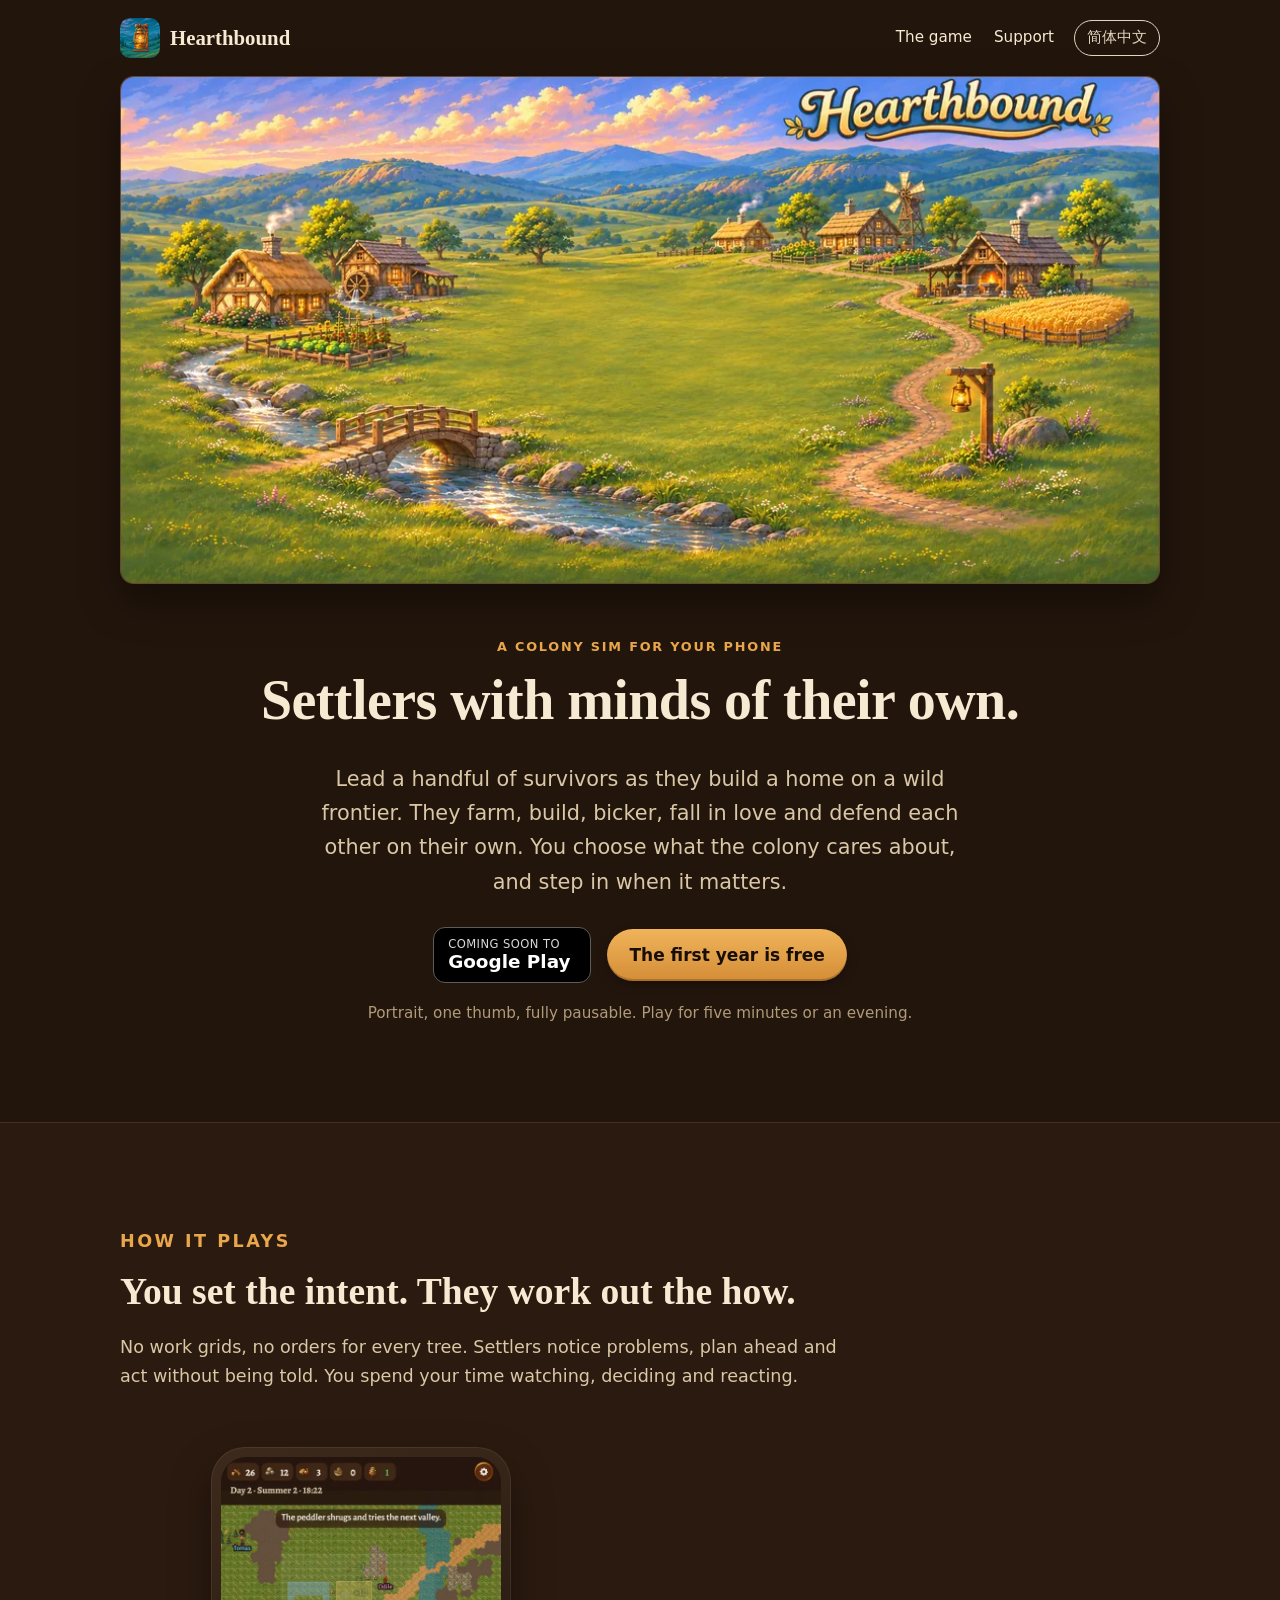
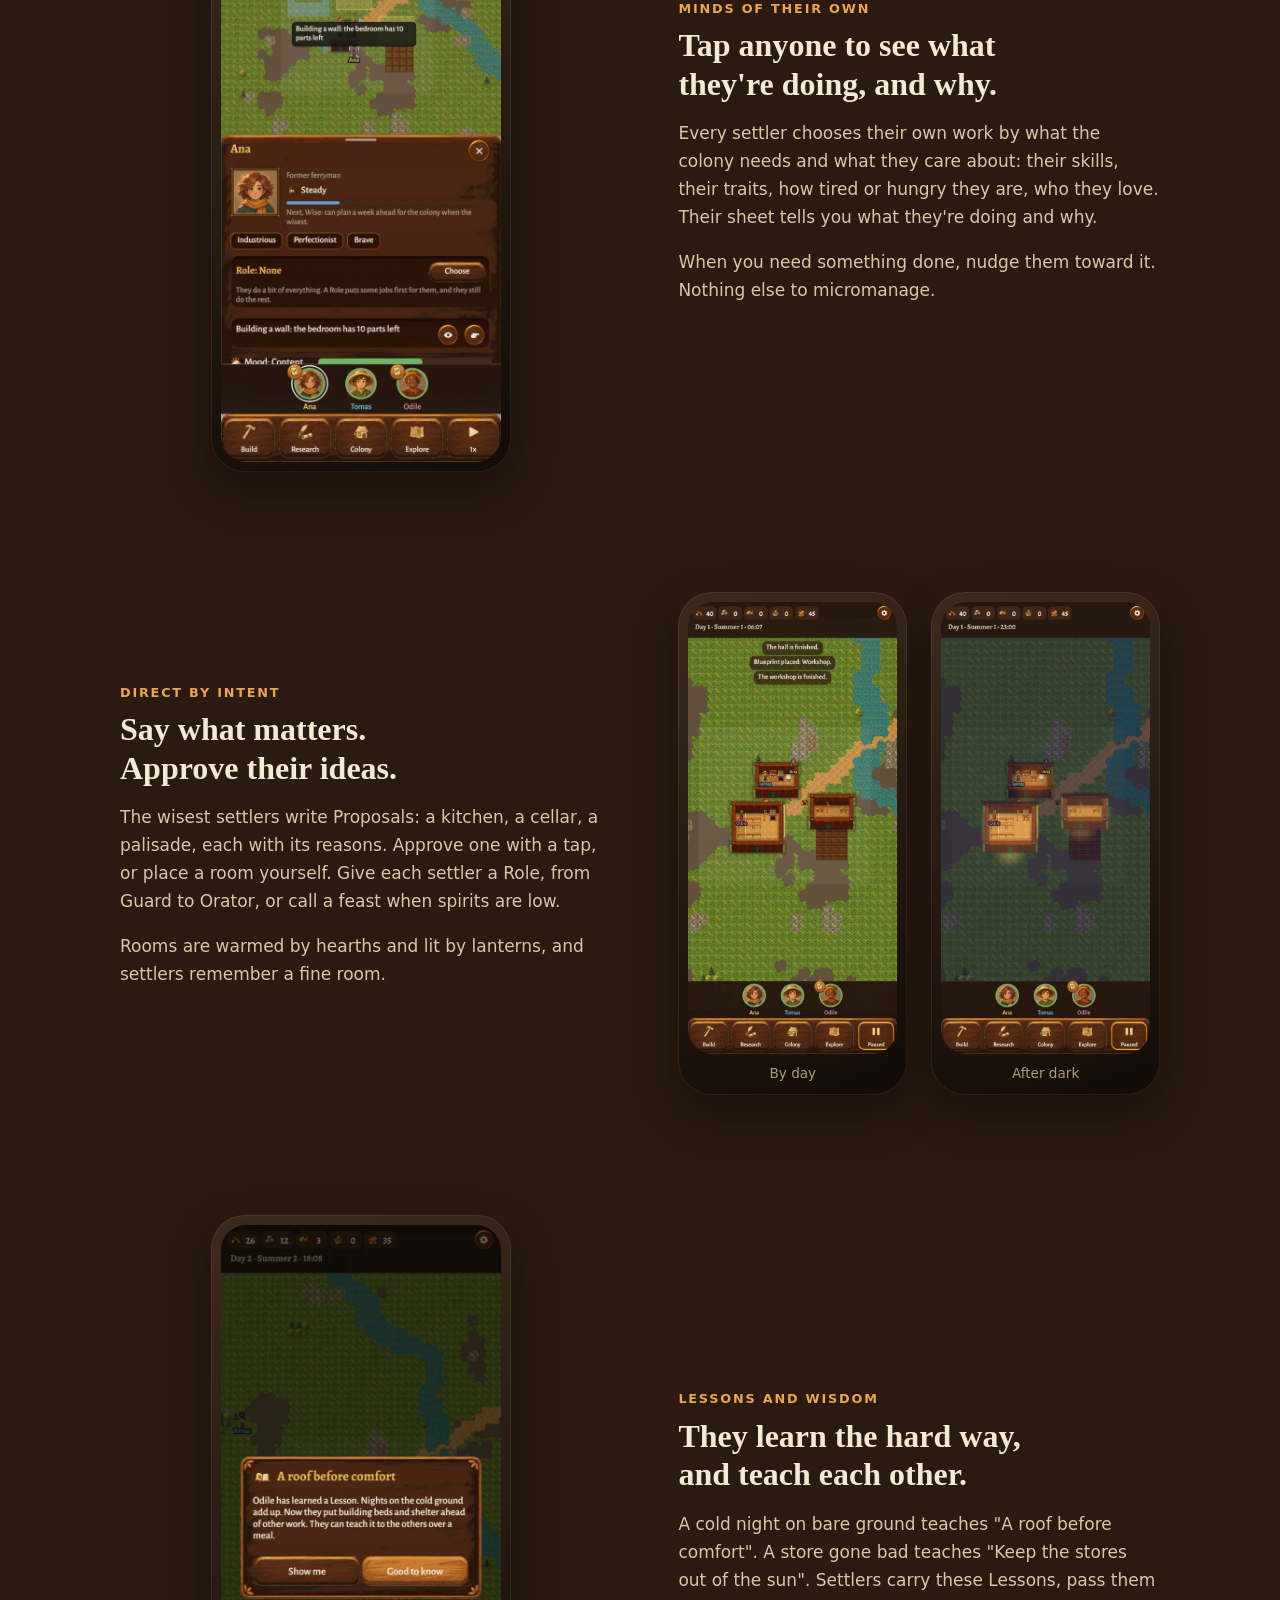
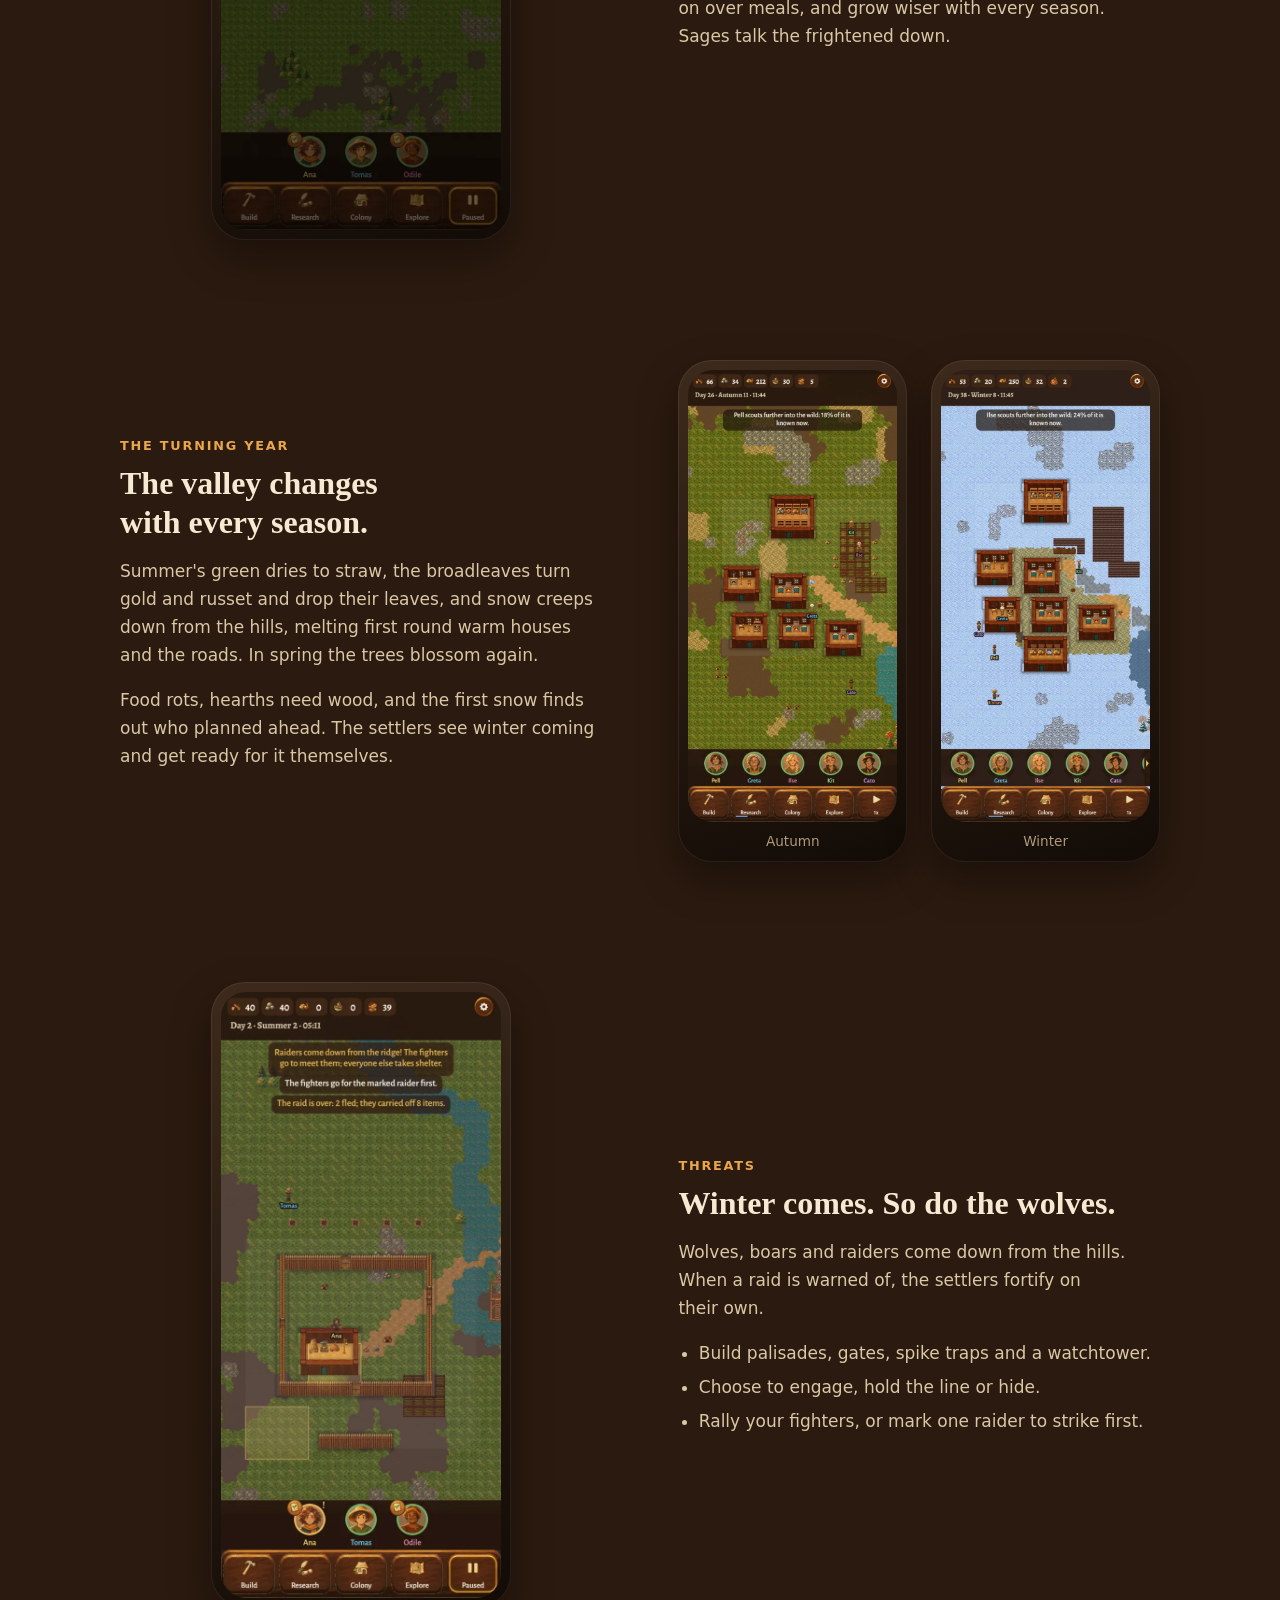
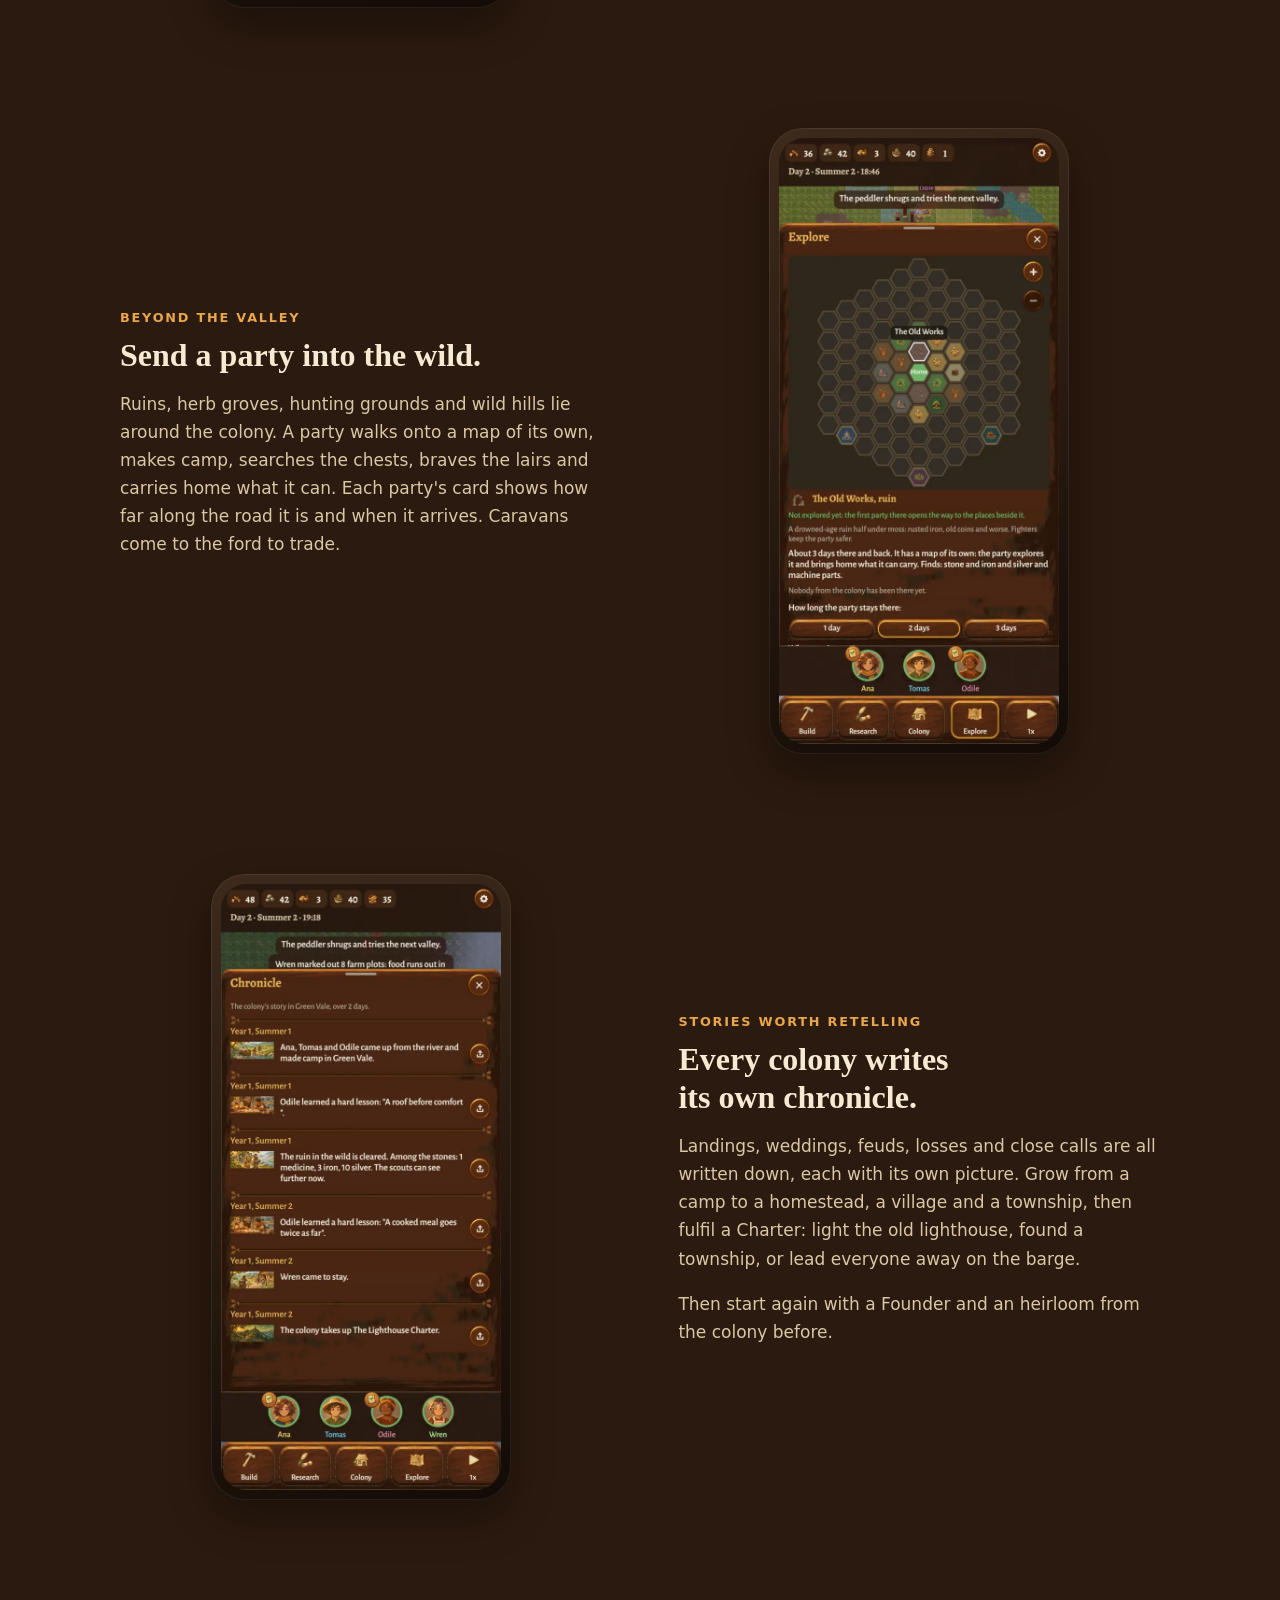
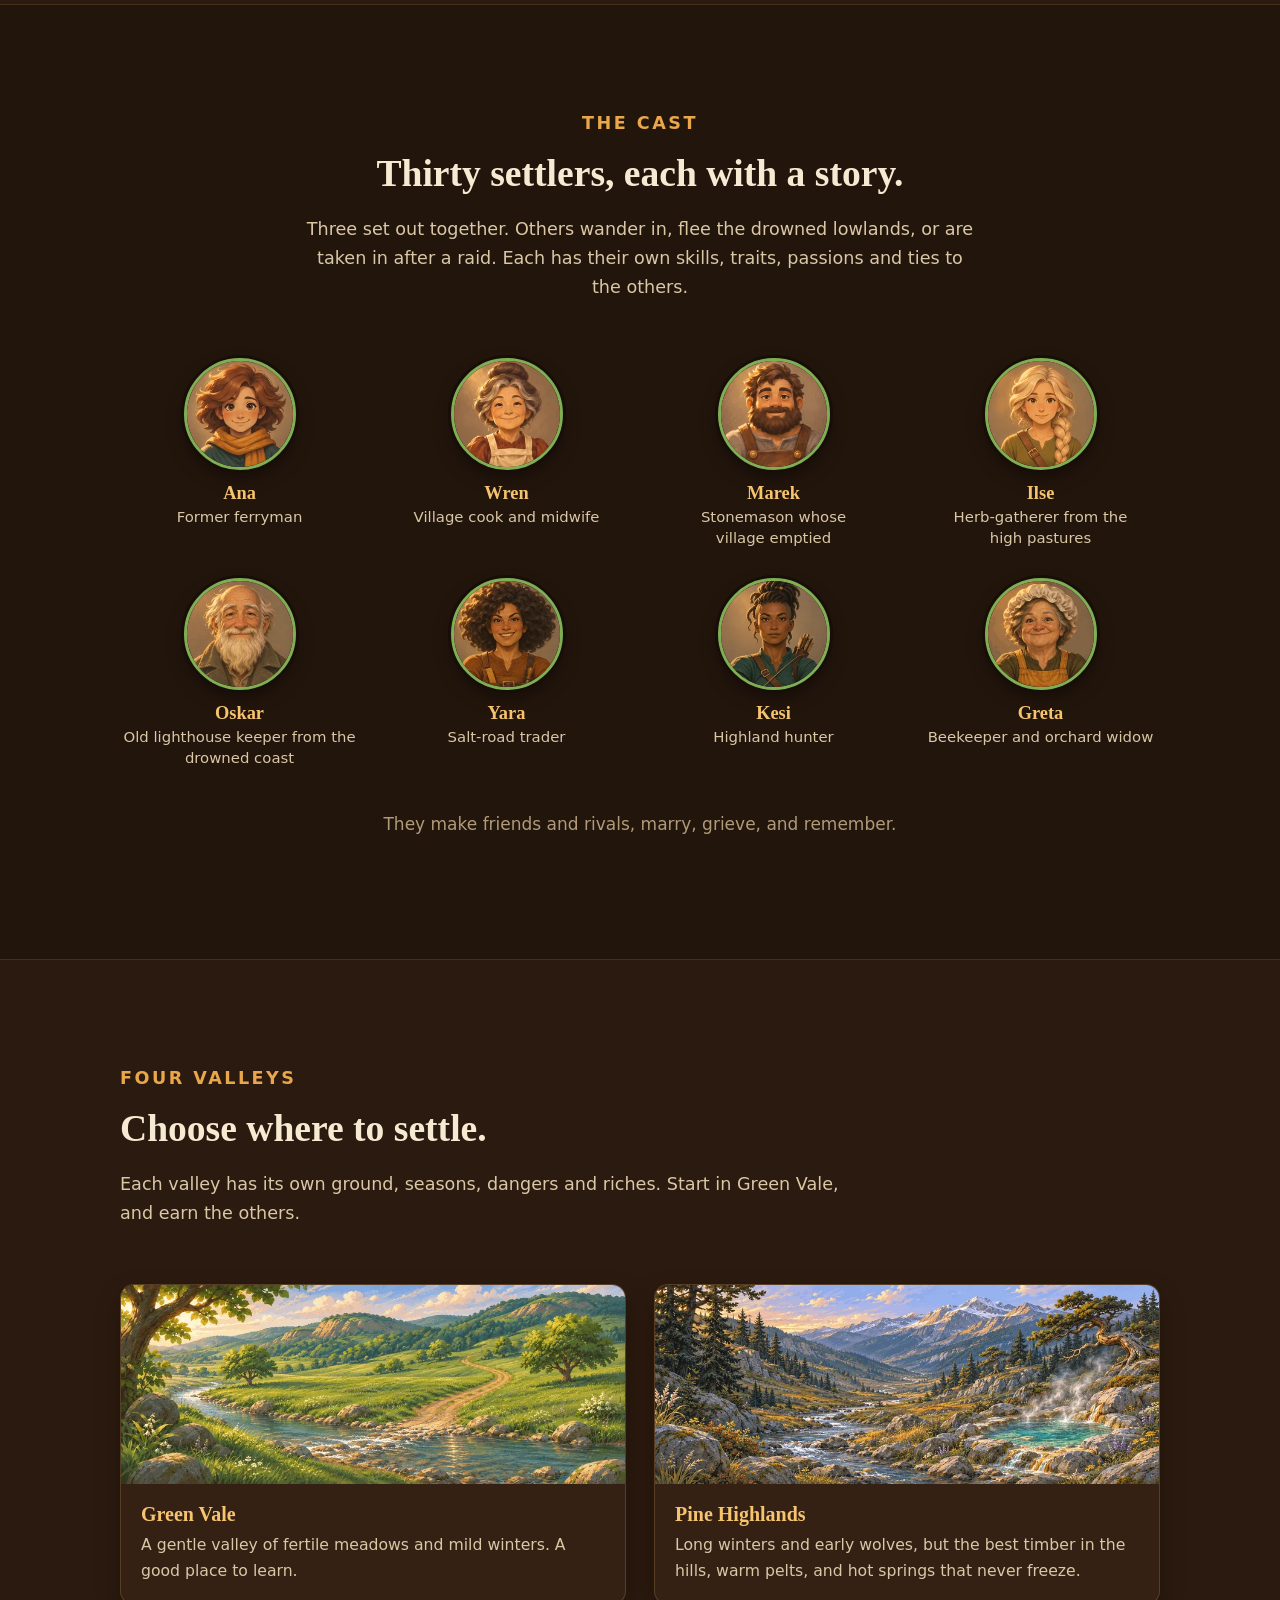
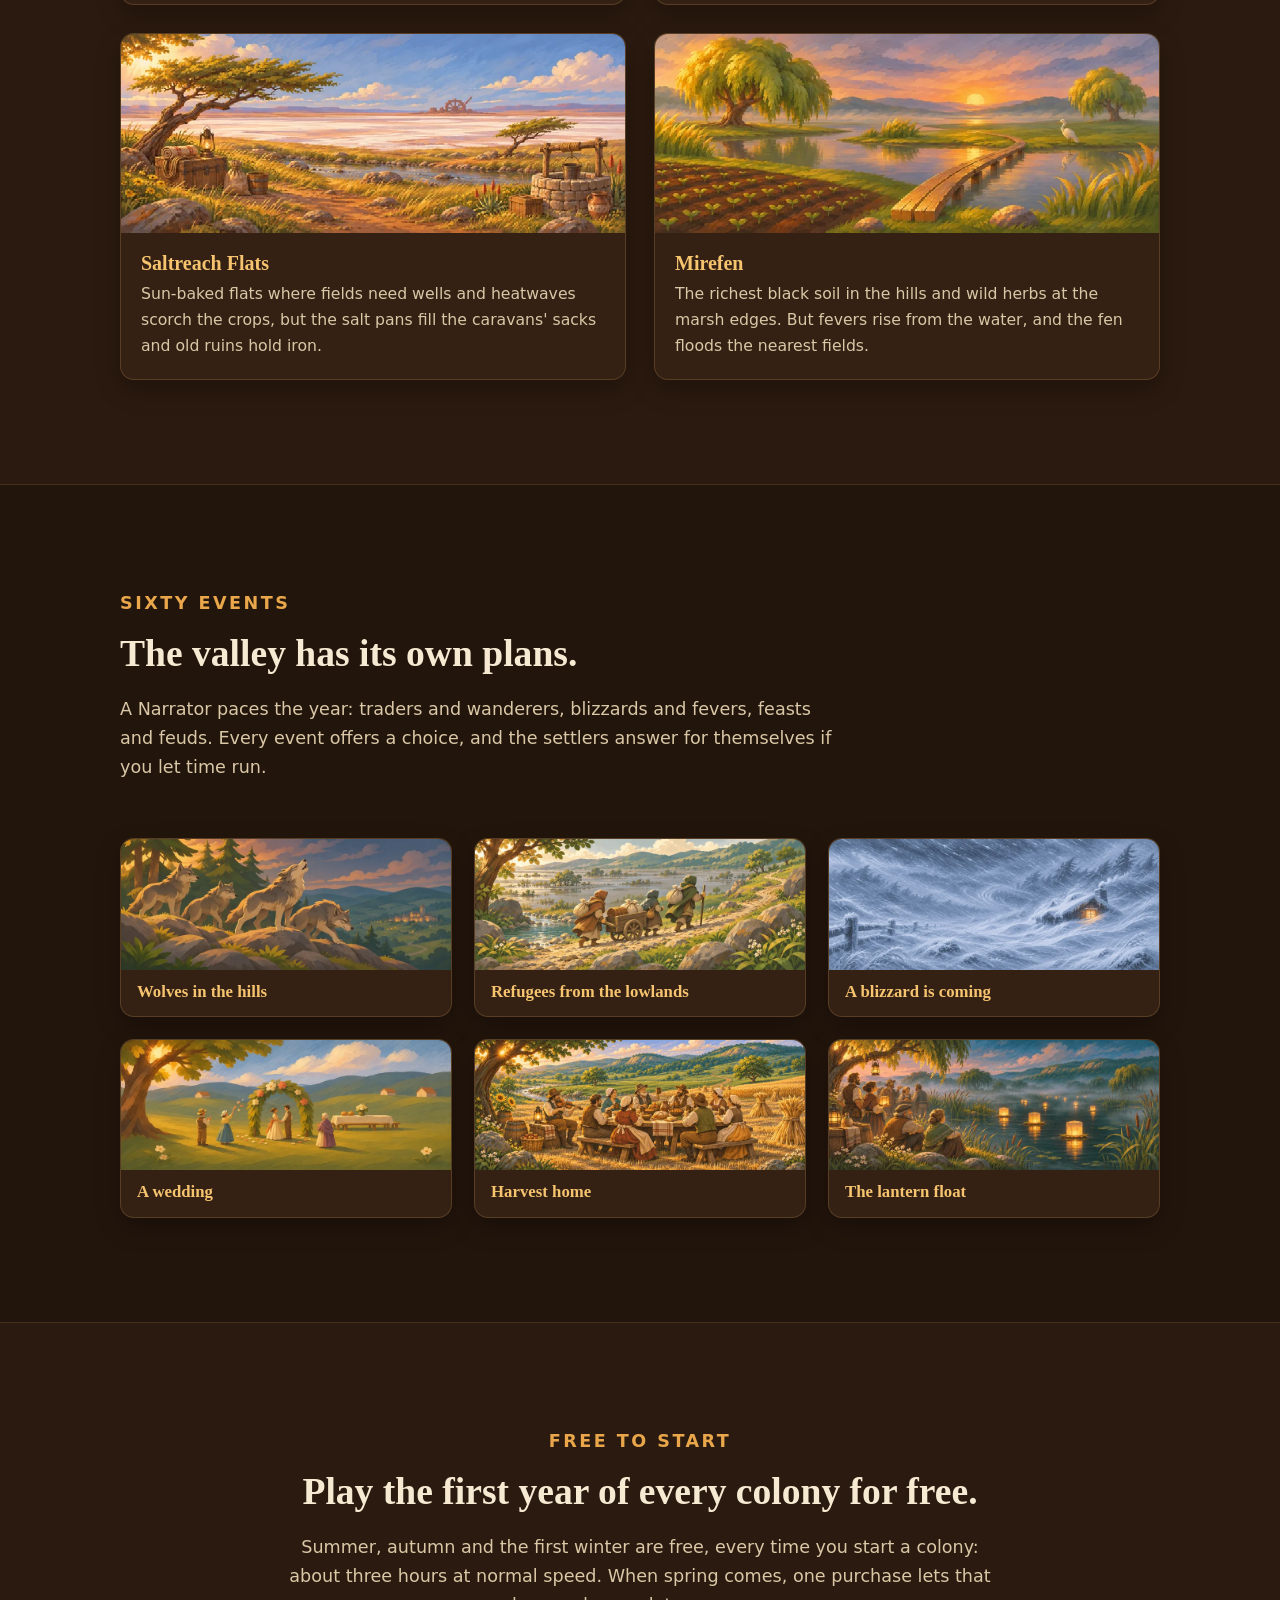
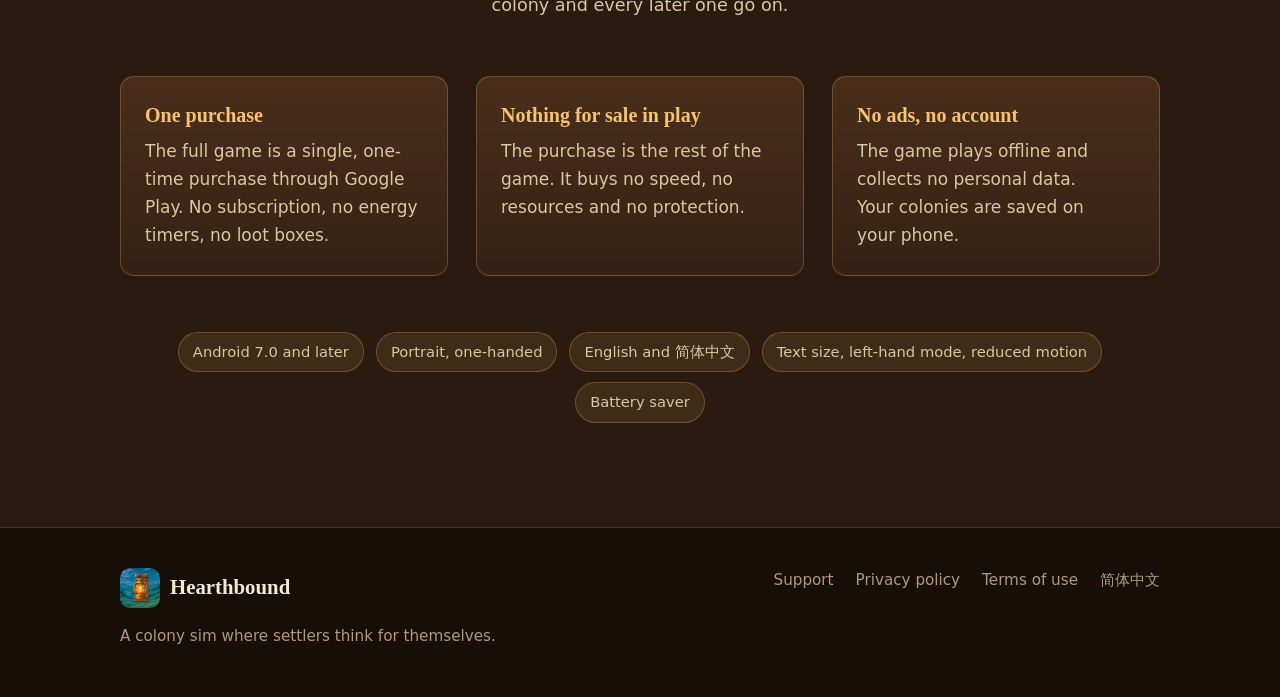
<file: index.html>
<!DOCTYPE html>
<html lang="en">
<head>
  <meta charset="utf-8">
  <meta name="viewport" content="width=device-width, initial-scale=1">
  <title>Hearthbound: a colony sim where settlers think for themselves</title>
  <meta name="description" content="Lead a handful of survivors as they build a home on a wild frontier. They farm, build, bicker, fall in love and defend each other on their own. The first year of every colony is free.">
  <link rel="canonical" href="https://minggamecn.github.io/hearthbound-site/">
  <link rel="alternate" hreflang="en" href="https://minggamecn.github.io/hearthbound-site/">
  <link rel="alternate" hreflang="zh-CN" href="https://minggamecn.github.io/hearthbound-site/zh/">
  <link rel="alternate" hreflang="x-default" href="https://minggamecn.github.io/hearthbound-site/">
  <meta property="og:type" content="website">
  <meta property="og:title" content="Hearthbound">
  <meta property="og:description" content="A colony sim for your phone where settlers think for themselves. The first year of every colony is free.">
  <meta property="og:url" content="https://minggamecn.github.io/hearthbound-site/">
  <meta property="og:image" content="https://minggamecn.github.io/hearthbound-site/assets/og-image.jpg">
  <meta name="twitter:card" content="summary_large_image">
  <meta name="theme-color" content="#22150c">
  <link rel="icon" href="assets/favicon-32.png" sizes="32x32" type="image/png">
  <link rel="apple-touch-icon" href="assets/apple-touch-icon.png">
  <link rel="stylesheet" href="styles.css">
  <script>
    // Chinese-language browsers go to zh/, unless the visitor chose English (?lang=en).
    if (/^zh\b/i.test(navigator.language) && !/[?&]lang=en\b/.test(location.search)) location.replace('zh/');
  </script>
</head>
<body class="home-page">
<a class="skip-link" href="#main-content">Skip to content</a>

<header class="site-header wrap">
  <a class="brand" href="./?lang=en" aria-current="page"><img src="assets/icon-96.png" width="40" height="40" alt="">Hearthbound</a>
  <nav class="header-links" aria-label="Main navigation">
    <a href="#play">The game</a>
    <a href="support/">Support</a>
    <a class="language" lang="zh-CN" href="zh/">简体中文</a>
  </nav>
</header>

<main id="main-content">
  <section class="hero wrap" aria-labelledby="hero-title">
    <figure class="hero-art">
      <img src="assets/hero.webp" width="1024" height="500" fetchpriority="high" alt="A green valley at sunset: thatched cottages, a water mill, a garden, a stream with a stone bridge, and a lantern on a post by a winding path.">
    </figure>
    <div class="hero-copy">
      <p class="eyebrow">A colony sim for your phone</p>
      <h1 id="hero-title">Settlers with minds of their own.</h1>
      <p class="intro">Lead a handful of survivors as they build a home on a wild frontier. They farm, build, bicker, fall in love and defend each other on their own. You choose what the colony cares about, and step in when it matters.</p>
      <div class="cta-row">
        <span class="store-badge" aria-disabled="true"><span><small>Coming soon to</small><strong>Google Play</strong></span></span>
        <a class="button" href="#price">The first year is free</a>
      </div>
      <p class="hero-note">Portrait, one thumb, fully pausable. Play for five minutes or an evening.</p>
    </div>
  </section>

  <section id="play" class="section section-alt" aria-labelledby="play-title">
    <div class="wrap">
      <div class="section-head">
        <p class="eyebrow">How it plays</p>
        <h2 id="play-title">You set the intent. They work out the how.</h2>
        <p>No work grids, no orders for every tree. Settlers notice problems, plan ahead and act without being told. You spend your time watching, deciding and reacting.</p>
      </div>

      <article class="feature">
        <div class="feature-media">
          <figure class="phone"><img src="assets/shots/settler.webp" width="600" height="1298" loading="lazy" alt="Ana's sheet: a former ferryman, with Wisdom, traits, Role and what Ana is doing right now."></figure>
        </div>
        <div class="feature-text">
          <p class="eyebrow">Minds of their own</p>
          <h3>Tap anyone to see what they're doing, and why.</h3>
          <p>Every settler chooses their own work by what the colony needs and what they care about: their skills, their traits, how tired or hungry they are, who they love. Their sheet tells you what they're doing and why.</p>
          <p>When you need something done, nudge them toward it. Nothing else to micromanage.</p>
        </div>
      </article>

      <article class="feature flip">
        <div class="feature-media pair">
          <figure class="phone"><img src="assets/shots/colony.webp" width="600" height="1298" loading="lazy" alt="A young colony by day: a hall, a workshop and a kitchen beside a road and a river."><figcaption>By day</figcaption></figure>
          <figure class="phone"><img src="assets/shots/night.webp" width="600" height="1298" loading="lazy" alt="The same colony at night, its rooms lit by lanterns and hearths."><figcaption>After dark</figcaption></figure>
        </div>
        <div class="feature-text">
          <p class="eyebrow">Direct by intent</p>
          <h3>Say what matters. Approve their ideas.</h3>
          <p>The wisest settlers write Proposals: a kitchen, a cellar, a palisade, each with its reasons. Approve one with a tap, or place a room yourself. Give each settler a Role, from Guard to Orator, or call a feast when spirits are low.</p>
          <p>Rooms are warmed by hearths and lit by lanterns, and settlers remember a fine room.</p>
        </div>
      </article>

      <article class="feature">
        <div class="feature-media">
          <figure class="phone"><img src="assets/shots/lesson.webp" width="600" height="1298" loading="lazy" alt="A Lesson card: Odile has learned 'A roof before comfort' after nights on the cold ground."></figure>
        </div>
        <div class="feature-text">
          <p class="eyebrow">Lessons and Wisdom</p>
          <h3>They learn the hard way, and teach each other.</h3>
          <p>A cold night on bare ground teaches "A roof before comfort". A store gone bad teaches "Keep the stores out of the sun". Settlers carry these Lessons, pass them on over meals, and grow wiser with every season. Sages talk the frightened down.</p>
        </div>
      </article>

      <article class="feature flip">
        <div class="feature-media pair">
          <figure class="phone"><img src="assets/shots/autumn.webp" width="600" height="1298" loading="lazy" alt="The colony in autumn, its meadows turning to straw."><figcaption>Autumn</figcaption></figure>
          <figure class="phone"><img src="assets/shots/winter.webp" width="600" height="1298" loading="lazy" alt="The same colony under snow, the ground clear round its warm houses."><figcaption>Winter</figcaption></figure>
        </div>
        <div class="feature-text">
          <p class="eyebrow">The turning year</p>
          <h3>The valley changes with every season.</h3>
          <p>Summer's green dries to straw, the broadleaves turn gold and russet and drop their leaves, and snow creeps down from the hills, melting first round warm houses and the roads. In spring the trees blossom again.</p>
          <p>Food rots, hearths need wood, and the first snow finds out who planned ahead. The settlers see winter coming and get ready for it themselves.</p>
        </div>
      </article>

      <article class="feature">
        <div class="feature-media">
          <figure class="phone"><img src="assets/shots/raid.webp" width="600" height="1298" loading="lazy" alt="A colony inside a palisade ring, just after a raid."></figure>
        </div>
        <div class="feature-text">
          <p class="eyebrow">Threats</p>
          <h3>Winter comes. So do the wolves.</h3>
          <p>Wolves, boars and raiders come down from the hills. When a raid is warned of, the settlers fortify on their own.</p>
          <ul>
            <li>Build palisades, gates, spike traps and a watchtower.</li>
            <li>Choose to engage, hold the line or hide.</li>
            <li>Rally your fighters, or mark one raider to strike first.</li>
          </ul>
        </div>
      </article>

      <article class="feature flip">
        <div class="feature-media">
          <figure class="phone"><img src="assets/shots/region.webp" width="600" height="1298" loading="lazy" alt="The Explore map: hexes of ruins, groves and hunting grounds around the colony."></figure>
        </div>
        <div class="feature-text">
          <p class="eyebrow">Beyond the valley</p>
          <h3>Send a party into the wild.</h3>
          <p>Ruins, herb groves, hunting grounds and wild hills lie around the colony. A party walks onto a map of its own, makes camp, searches the chests, braves the lairs and carries home what it can. Each party's card shows how far along the road it is and when it arrives. Caravans come to the ford to trade.</p>
        </div>
      </article>

      <article class="feature">
        <div class="feature-media">
          <figure class="phone"><img src="assets/shots/chronicle.webp" width="600" height="1298" loading="lazy" alt="The colony's chronicle: the landing, Lessons learned, a ruin cleared, a newcomer, a Charter taken up."></figure>
        </div>
        <div class="feature-text">
          <p class="eyebrow">Stories worth retelling</p>
          <h3>Every colony writes its own chronicle.</h3>
          <p>Landings, weddings, feuds, losses and close calls are all written down, each with its own picture. Grow from a camp to a homestead, a village and a township, then fulfil a Charter: light the old lighthouse, found a township, or lead everyone away on the barge.</p>
          <p>Then start again with a Founder and an heirloom from the colony before.</p>
        </div>
      </article>
    </div>
  </section>

  <section class="section" aria-labelledby="settlers-title">
    <div class="wrap">
      <div class="section-head center">
        <p class="eyebrow">The cast</p>
        <h2 id="settlers-title">Thirty settlers, each with a story.</h2>
        <p>Three set out together. Others wander in, flee the drowned lowlands, or are taken in after a raid. Each has their own skills, traits, passions and ties to the others.</p>
      </div>
      <ul class="settler-grid">
        <li class="settler"><img src="assets/settlers/settler-01.webp" width="192" height="192" loading="lazy" alt=""><h3>Ana</h3><p>Former ferryman</p></li>
        <li class="settler"><img src="assets/settlers/settler-03.webp" width="192" height="192" loading="lazy" alt=""><h3>Wren</h3><p>Village cook and midwife</p></li>
        <li class="settler"><img src="assets/settlers/settler-04.webp" width="192" height="192" loading="lazy" alt=""><h3>Marek</h3><p>Stonemason whose village emptied</p></li>
        <li class="settler"><img src="assets/settlers/settler-05.webp" width="192" height="192" loading="lazy" alt=""><h3>Ilse</h3><p>Herb-gatherer from the high pastures</p></li>
        <li class="settler"><img src="assets/settlers/settler-08.webp" width="192" height="192" loading="lazy" alt=""><h3>Oskar</h3><p>Old lighthouse keeper from the drowned coast</p></li>
        <li class="settler"><img src="assets/settlers/settler-09.webp" width="192" height="192" loading="lazy" alt=""><h3>Yara</h3><p>Salt-road trader</p></li>
        <li class="settler"><img src="assets/settlers/settler-11.webp" width="192" height="192" loading="lazy" alt=""><h3>Kesi</h3><p>Highland hunter</p></li>
        <li class="settler"><img src="assets/settlers/settler-16.webp" width="192" height="192" loading="lazy" alt=""><h3>Greta</h3><p>Beekeeper and orchard widow</p></li>
      </ul>
      <p class="settlers-note">They make friends and rivals, marry, grieve, and remember.</p>
    </div>
  </section>

  <section class="section section-alt" aria-labelledby="valleys-title">
    <div class="wrap">
      <div class="section-head">
        <p class="eyebrow">Four valleys</p>
        <h2 id="valleys-title">Choose where to settle.</h2>
        <p>Each valley has its own ground, seasons, dangers and riches. Start in Green Vale, and earn the others.</p>
      </div>
      <div class="card-grid">
        <figure class="card"><img src="assets/art/biome-green-vale.webp" width="834" height="330" loading="lazy" alt=""><figcaption class="card-body"><h3>Green Vale</h3><p>A gentle valley of fertile meadows and mild winters. A good place to learn.</p></figcaption></figure>
        <figure class="card"><img src="assets/art/biome-pine-highlands.webp" width="834" height="330" loading="lazy" alt=""><figcaption class="card-body"><h3>Pine Highlands</h3><p>Long winters and early wolves, but the best timber in the hills, warm pelts, and hot springs that never freeze.</p></figcaption></figure>
        <figure class="card"><img src="assets/art/biome-saltreach-flats.webp" width="834" height="330" loading="lazy" alt=""><figcaption class="card-body"><h3>Saltreach Flats</h3><p>Sun-baked flats where fields need wells and heatwaves scorch the crops, but the salt pans fill the caravans' sacks and old ruins hold iron.</p></figcaption></figure>
        <figure class="card"><img src="assets/art/biome-mirefen.webp" width="834" height="330" loading="lazy" alt=""><figcaption class="card-body"><h3>Mirefen</h3><p>The richest black soil in the hills and wild herbs at the marsh edges. But fevers rise from the water, and the fen floods the nearest fields.</p></figcaption></figure>
      </div>
    </div>
  </section>

  <section class="section" aria-labelledby="events-title">
    <div class="wrap">
      <div class="section-head">
        <p class="eyebrow">Sixty events</p>
        <h2 id="events-title">The valley has its own plans.</h2>
        <p>A Narrator paces the year: traders and wanderers, blizzards and fevers, feasts and feuds. Every event offers a choice, and the settlers answer for themselves if you let time run.</p>
      </div>
      <div class="event-grid">
        <figure class="card"><img src="assets/art/event-wolves.webp" width="834" height="330" loading="lazy" alt=""><figcaption class="card-body"><h3>Wolves in the hills</h3></figcaption></figure>
        <figure class="card"><img src="assets/art/event-refugees.webp" width="834" height="330" loading="lazy" alt=""><figcaption class="card-body"><h3>Refugees from the lowlands</h3></figcaption></figure>
        <figure class="card"><img src="assets/art/event-blizzard.webp" width="834" height="330" loading="lazy" alt=""><figcaption class="card-body"><h3>A blizzard is coming</h3></figcaption></figure>
        <figure class="card"><img src="assets/art/event-wedding.webp" width="834" height="330" loading="lazy" alt=""><figcaption class="card-body"><h3>A wedding</h3></figcaption></figure>
        <figure class="card"><img src="assets/art/event-harvesthome.webp" width="834" height="330" loading="lazy" alt=""><figcaption class="card-body"><h3>Harvest home</h3></figcaption></figure>
        <figure class="card"><img src="assets/art/event-lanternfloat.webp" width="834" height="330" loading="lazy" alt=""><figcaption class="card-body"><h3>The lantern float</h3></figcaption></figure>
      </div>
    </div>
  </section>

  <section id="price" class="section section-alt" aria-labelledby="price-title">
    <div class="wrap">
      <div class="section-head center">
        <p class="eyebrow">Free to start</p>
        <h2 id="price-title">Play the first year of every colony for free.</h2>
        <p>Summer, autumn and the first winter are free, every time you start a colony: about three hours at normal speed. When spring comes, one purchase lets that colony and every later one go on.</p>
      </div>
      <div class="price-panel">
        <div class="price-item"><h3>One purchase</h3><p>The full game is a single, one-time purchase through Google Play. No subscription, no energy timers, no loot boxes.</p></div>
        <div class="price-item"><h3>Nothing for sale in play</h3><p>The purchase is the rest of the game. It buys no speed, no resources and no protection.</p></div>
        <div class="price-item"><h3>No ads, no account</h3><p>The game plays offline and collects no personal data. Your colonies are saved on your phone.</p></div>
      </div>
      <ul class="facts" aria-label="At a glance">
        <li>Android 7.0 and later</li>
        <li>Portrait, one-handed</li>
        <li>English and 简体中文</li>
        <li>Text size, left-hand mode, reduced motion</li>
        <li>Battery saver</li>
      </ul>
    </div>
  </section>
</main>

<footer class="home-footer">
  <div class="wrap">
    <div>
      <a class="brand" href="./?lang=en"><img src="assets/icon-96.png" width="40" height="40" alt="">Hearthbound</a>
      <p>A colony sim where settlers think for themselves.</p>
    </div>
    <nav class="site-links" aria-label="Help and policies">
      <a href="support/">Support</a>
      <a href="privacy/">Privacy policy</a>
      <a href="terms/">Terms of use</a>
      <a lang="zh-CN" href="zh/">简体中文</a>
    </nav>
  </div>
</footer>
</body>
</html>
</file>
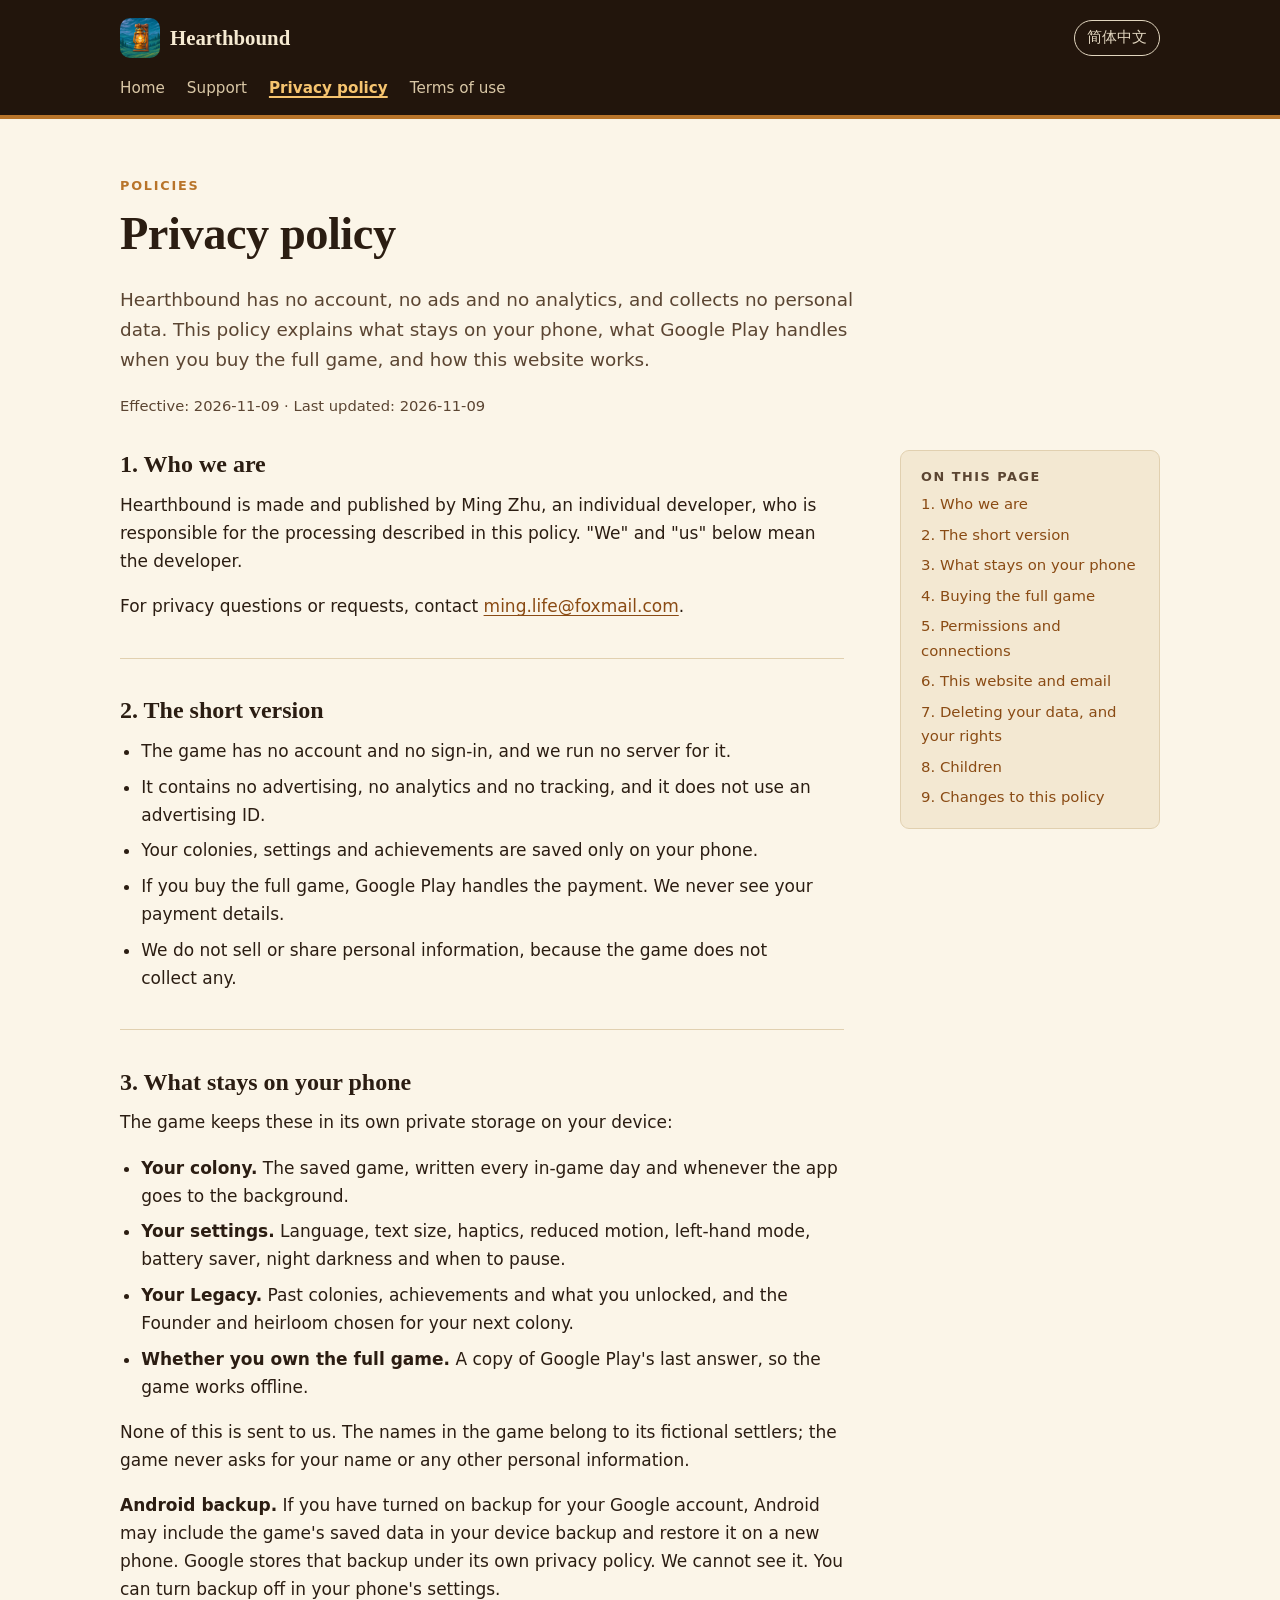
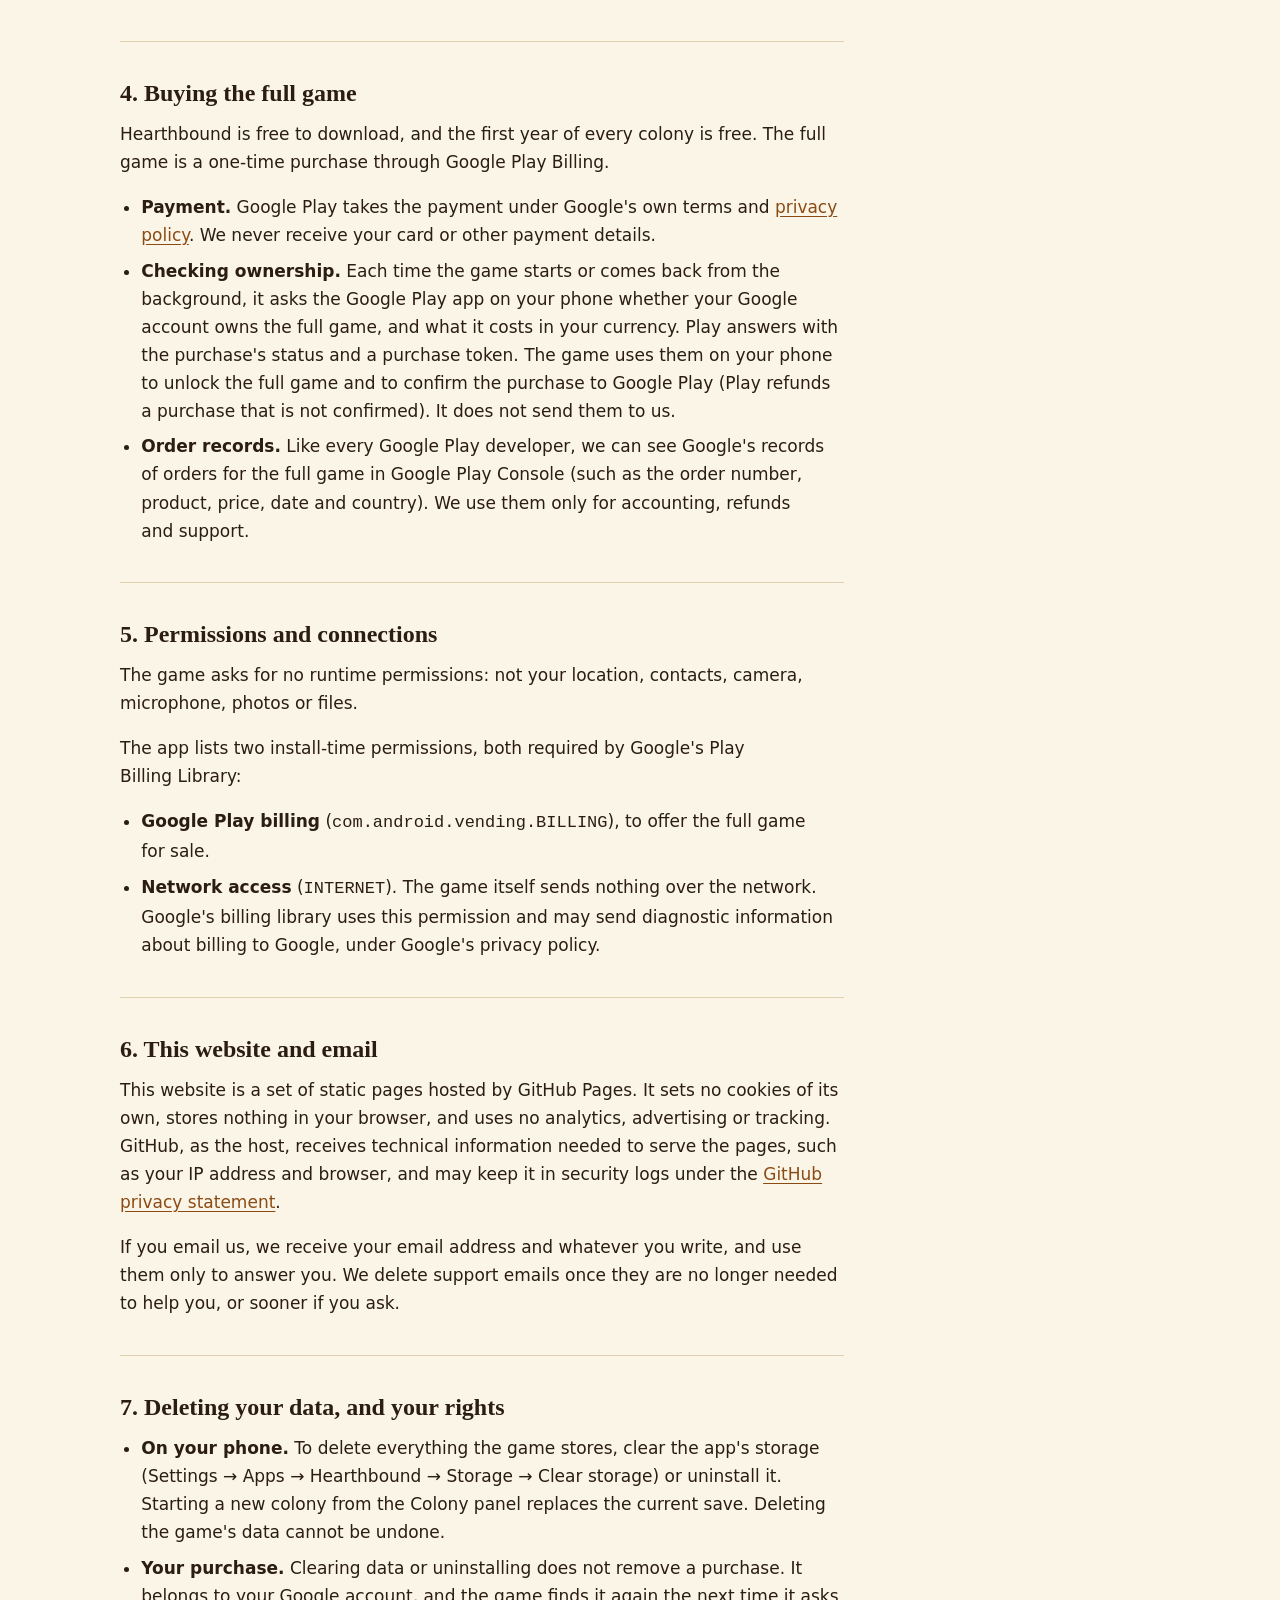
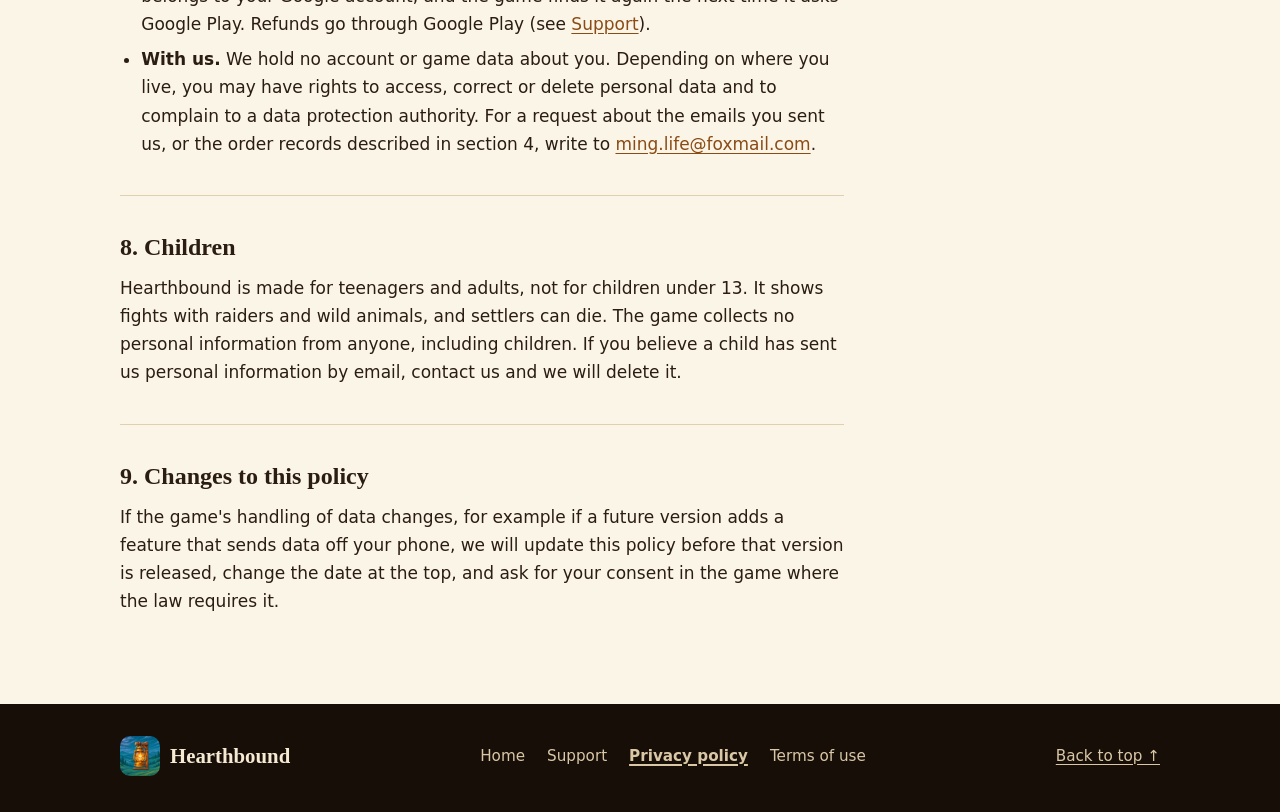
<file: privacy/index.html>
<!DOCTYPE html>
<html lang="en">
<head>
  <meta charset="utf-8">
  <meta name="viewport" content="width=device-width, initial-scale=1">
  <title>Privacy policy | Hearthbound</title>
  <meta name="description" content="How the Hearthbound game and this website handle information. The game has no account, no ads and no analytics, and collects no personal data.">
  <link rel="canonical" href="https://minggamecn.github.io/hearthbound-site/privacy/">
  <link rel="alternate" hreflang="en" href="https://minggamecn.github.io/hearthbound-site/privacy/">
  <link rel="alternate" hreflang="zh-CN" href="https://minggamecn.github.io/hearthbound-site/zh/privacy/">
  <meta name="theme-color" content="#22150c">
  <link rel="icon" href="../assets/favicon-32.png" sizes="32x32" type="image/png">
  <link rel="apple-touch-icon" href="../assets/apple-touch-icon.png">
  <link rel="stylesheet" href="../styles.css">
</head>
<body class="document-page">
<a class="skip-link" href="#main-content">Skip to content</a>
<div class="page-top" id="top">
  <header class="site-header wrap">
    <a class="brand" href="../?lang=en"><img src="../assets/icon-96.png" width="40" height="40" alt="">Hearthbound</a>
    <nav class="header-links" aria-label="Language"><a class="language" lang="zh-CN" href="../zh/privacy/">简体中文</a></nav>
  </header>
  <nav class="site-links page-nav wrap" aria-label="Main navigation"><a href="../?lang=en">Home</a><a href="../support/">Support</a><a aria-current="page" href="../privacy/">Privacy policy</a><a href="../terms/">Terms of use</a></nav>
</div>
<main id="main-content" tabindex="-1" aria-labelledby="page-title" class="document-layout wrap">
  <div class="page-heading">
    <p class="eyebrow">Policies</p>
    <h1 id="page-title">Privacy policy</h1>
    <p class="intro">Hearthbound has no account, no ads and no analytics, and collects no personal data. This policy explains what stays on your phone, what Google Play handles when you buy the full game, and how this website works.</p>
    <p class="policy-date">Effective: <time datetime="2026-11-09">2026-11-09</time> · Last updated: <time datetime="2026-11-09">2026-11-09</time></p>
  </div>
  <nav class="contents" aria-label="On this page">
    <h2>On this page</h2>
    <ol>
      <li><a href="#operator">1. Who we are</a></li>
      <li><a href="#summary">2. The short version</a></li>
      <li><a href="#device">3. What stays on your phone</a></li>
      <li><a href="#purchase">4. Buying the full game</a></li>
      <li><a href="#permissions">5. Permissions and connections</a></li>
      <li><a href="#website">6. This website and email</a></li>
      <li><a href="#choices">7. Deleting your data, and your rights</a></li>
      <li><a href="#children">8. Children</a></li>
      <li><a href="#changes">9. Changes to this policy</a></li>
    </ol>
  </nav>
  <div class="document-body">
    <section id="operator" aria-labelledby="operator-title">
      <h2 id="operator-title">1. Who we are</h2>
      <p>Hearthbound is made and published by Ming Zhu, an individual developer, who is responsible for the processing described in this policy. "We" and "us" below mean the developer.</p>
      <p>For privacy questions or requests, contact <a href="mailto:ming.life@foxmail.com">ming.life@foxmail.com</a>.</p>
    </section>

    <section id="summary" aria-labelledby="summary-title">
      <h2 id="summary-title">2. The short version</h2>
      <ul>
        <li>The game has no account and no sign-in, and we run no server for it.</li>
        <li>It contains no advertising, no analytics and no tracking, and it does not use an advertising ID.</li>
        <li>Your colonies, settings and achievements are saved only on your phone.</li>
        <li>If you buy the full game, Google Play handles the payment. We never see your payment details.</li>
        <li>We do not sell or share personal information, because the game does not collect any.</li>
      </ul>
    </section>

    <section id="device" aria-labelledby="device-title">
      <h2 id="device-title">3. What stays on your phone</h2>
      <p>The game keeps these in its own private storage on your device:</p>
      <ul>
        <li><strong>Your colony.</strong> The saved game, written every in-game day and whenever the app goes to the background.</li>
        <li><strong>Your settings.</strong> Language, text size, haptics, reduced motion, left-hand mode, battery saver, night darkness and when to pause.</li>
        <li><strong>Your Legacy.</strong> Past colonies, achievements and what you unlocked, and the Founder and heirloom chosen for your next colony.</li>
        <li><strong>Whether you own the full game.</strong> A copy of Google Play's last answer, so the game works offline.</li>
      </ul>
      <p>None of this is sent to us. The names in the game belong to its fictional settlers; the game never asks for your name or any other personal information.</p>
      <p><strong>Android backup.</strong> If you have turned on backup for your Google account, Android may include the game's saved data in your device backup and restore it on a new phone. Google stores that backup under its own privacy policy. We cannot see it. You can turn backup off in your phone's settings.</p>
    </section>

    <section id="purchase" aria-labelledby="purchase-title">
      <h2 id="purchase-title">4. Buying the full game</h2>
      <p>Hearthbound is free to download, and the first year of every colony is free. The full game is a one-time purchase through Google Play Billing.</p>
      <ul>
        <li><strong>Payment.</strong> Google Play takes the payment under Google's own terms and <a href="https://policies.google.com/privacy">privacy policy</a>. We never receive your card or other payment details.</li>
        <li><strong>Checking ownership.</strong> Each time the game starts or comes back from the background, it asks the Google Play app on your phone whether your Google account owns the full game, and what it costs in your currency. Play answers with the purchase's status and a purchase token. The game uses them on your phone to unlock the full game and to confirm the purchase to Google Play (Play refunds a purchase that is not confirmed). It does not send them to us.</li>
        <li><strong>Order records.</strong> Like every Google Play developer, we can see Google's records of orders for the full game in Google Play Console (such as the order number, product, price, date and country). We use them only for accounting, refunds and support.</li>
      </ul>
    </section>

    <section id="permissions" aria-labelledby="permissions-title">
      <h2 id="permissions-title">5. Permissions and connections</h2>
      <p>The game asks for no runtime permissions: not your location, contacts, camera, microphone, photos or files.</p>
      <p>The app lists two install-time permissions, both required by Google's Play Billing Library:</p>
      <ul>
        <li><strong>Google Play billing</strong> (<code>com.android.vending.BILLING</code>), to offer the full game for sale.</li>
        <li><strong>Network access</strong> (<code>INTERNET</code>). The game itself sends nothing over the network. Google's billing library uses this permission and may send diagnostic information about billing to Google, under Google's privacy policy.</li>
      </ul>
    </section>

    <section id="website" aria-labelledby="website-title">
      <h2 id="website-title">6. This website and email</h2>
      <p>This website is a set of static pages hosted by GitHub Pages. It sets no cookies of its own, stores nothing in your browser, and uses no analytics, advertising or tracking. GitHub, as the host, receives technical information needed to serve the pages, such as your IP address and browser, and may keep it in security logs under the <a href="https://docs.github.com/site-policy/privacy-policies/github-general-privacy-statement">GitHub privacy statement</a>.</p>
      <p>If you email us, we receive your email address and whatever you write, and use them only to answer you. We delete support emails once they are no longer needed to help you, or sooner if you ask.</p>
    </section>

    <section id="choices" aria-labelledby="choices-title">
      <h2 id="choices-title">7. Deleting your data, and your rights</h2>
      <ul>
        <li><strong>On your phone.</strong> To delete everything the game stores, clear the app's storage (Settings → Apps → Hearthbound → Storage → Clear storage) or uninstall it. Starting a new colony from the Colony panel replaces the current save. Deleting the game's data cannot be undone.</li>
        <li><strong>Your purchase.</strong> Clearing data or uninstalling does not remove a purchase. It belongs to your Google account, and the game finds it again the next time it asks Google Play. Refunds go through Google Play (see <a href="../support/#refunds">Support</a>).</li>
        <li><strong>With us.</strong> We hold no account or game data about you. Depending on where you live, you may have rights to access, correct or delete personal data and to complain to a data protection authority. For a request about the emails you sent us, or the order records described in section 4, write to <a href="mailto:ming.life@foxmail.com">ming.life@foxmail.com</a>.</li>
      </ul>
    </section>

    <section id="children" aria-labelledby="children-title">
      <h2 id="children-title">8. Children</h2>
      <p>Hearthbound is made for teenagers and adults, not for children under 13. It shows fights with raiders and wild animals, and settlers can die. The game collects no personal information from anyone, including children. If you believe a child has sent us personal information by email, contact us and we will delete it.</p>
    </section>

    <section id="changes" aria-labelledby="changes-title">
      <h2 id="changes-title">9. Changes to this policy</h2>
      <p>If the game's handling of data changes, for example if a future version adds a feature that sends data off your phone, we will update this policy before that version is released, change the date at the top, and ask for your consent in the game where the law requires it.</p>
    </section>
  </div>
</main>
<footer class="page-footer">
  <div class="wrap">
    <a class="brand" href="../?lang=en"><img src="../assets/icon-96.png" width="40" height="40" alt="">Hearthbound</a>
    <nav class="site-links" aria-label="Related pages"><a href="../?lang=en">Home</a><a href="../support/">Support</a><a aria-current="page" href="../privacy/">Privacy policy</a><a href="../terms/">Terms of use</a></nav>
    <a href="#top">Back to top ↑</a>
  </div>
</footer>
</body>
</html>
</file>
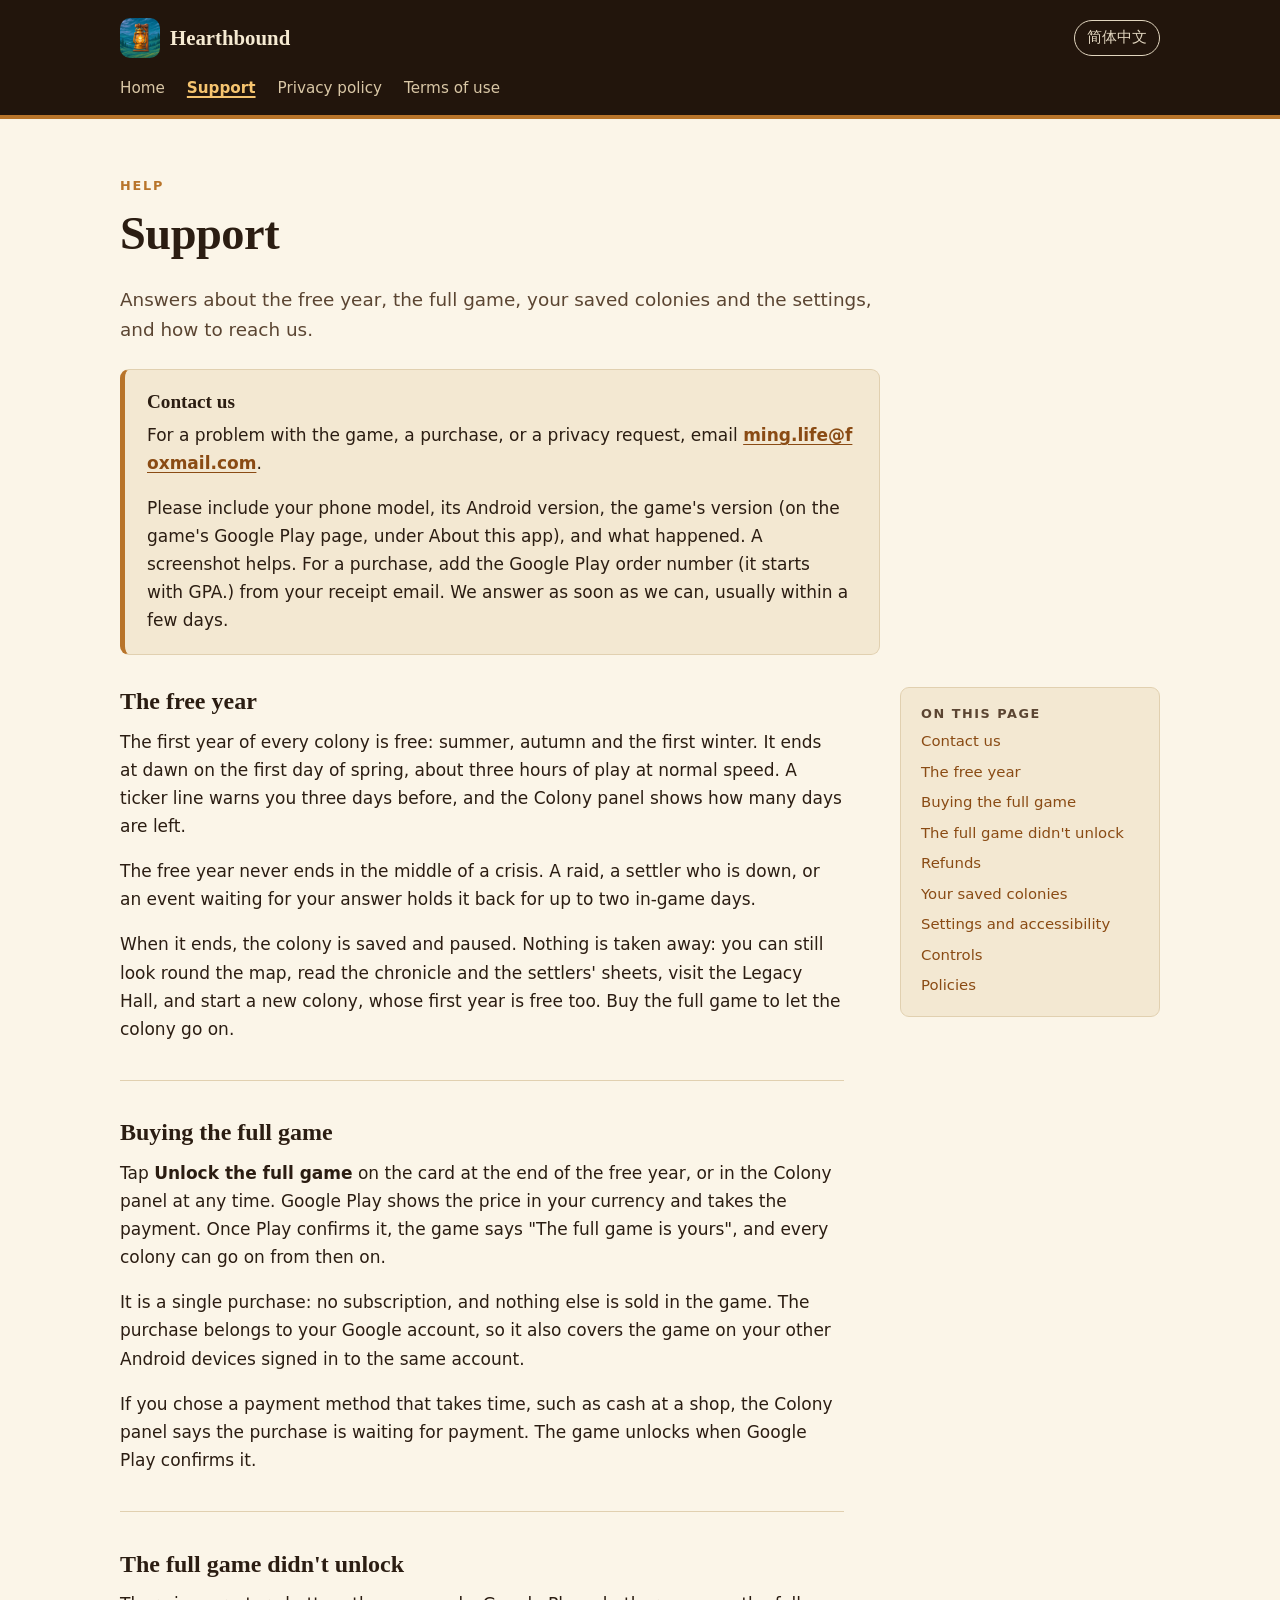
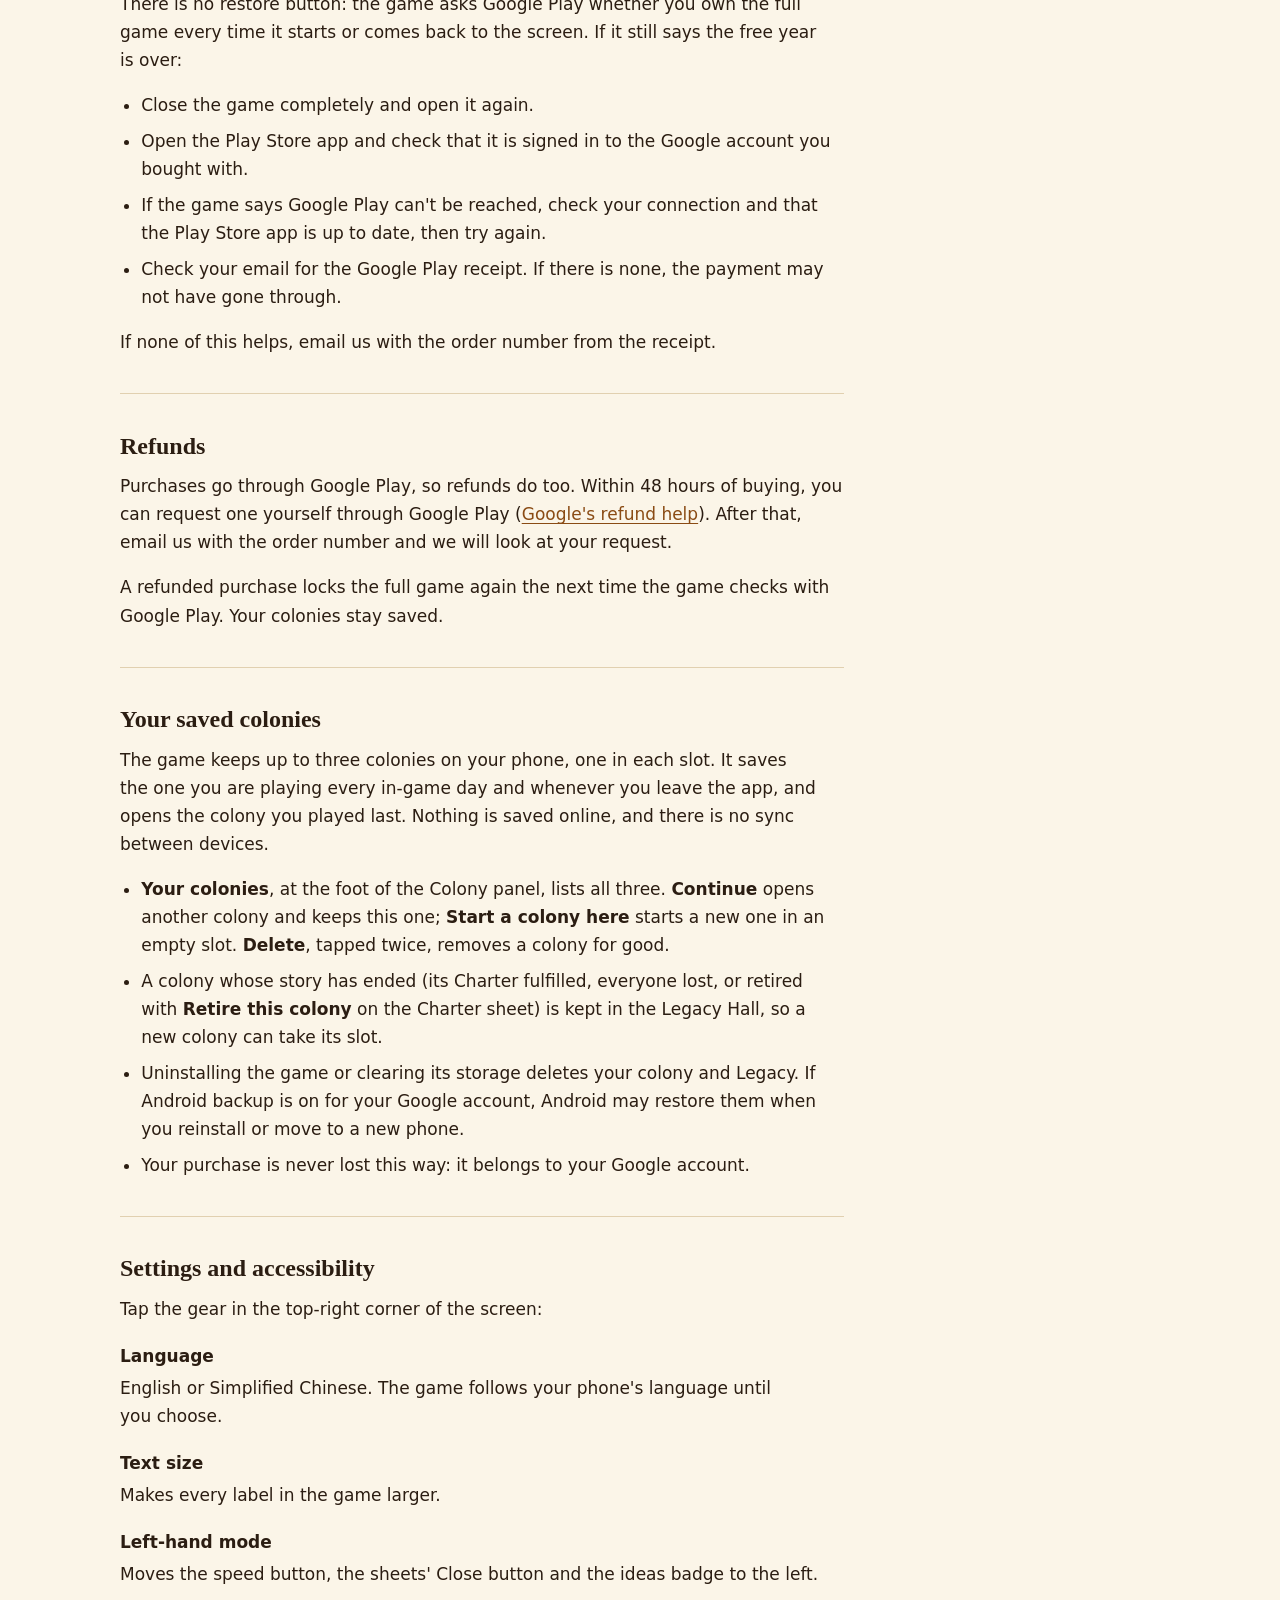
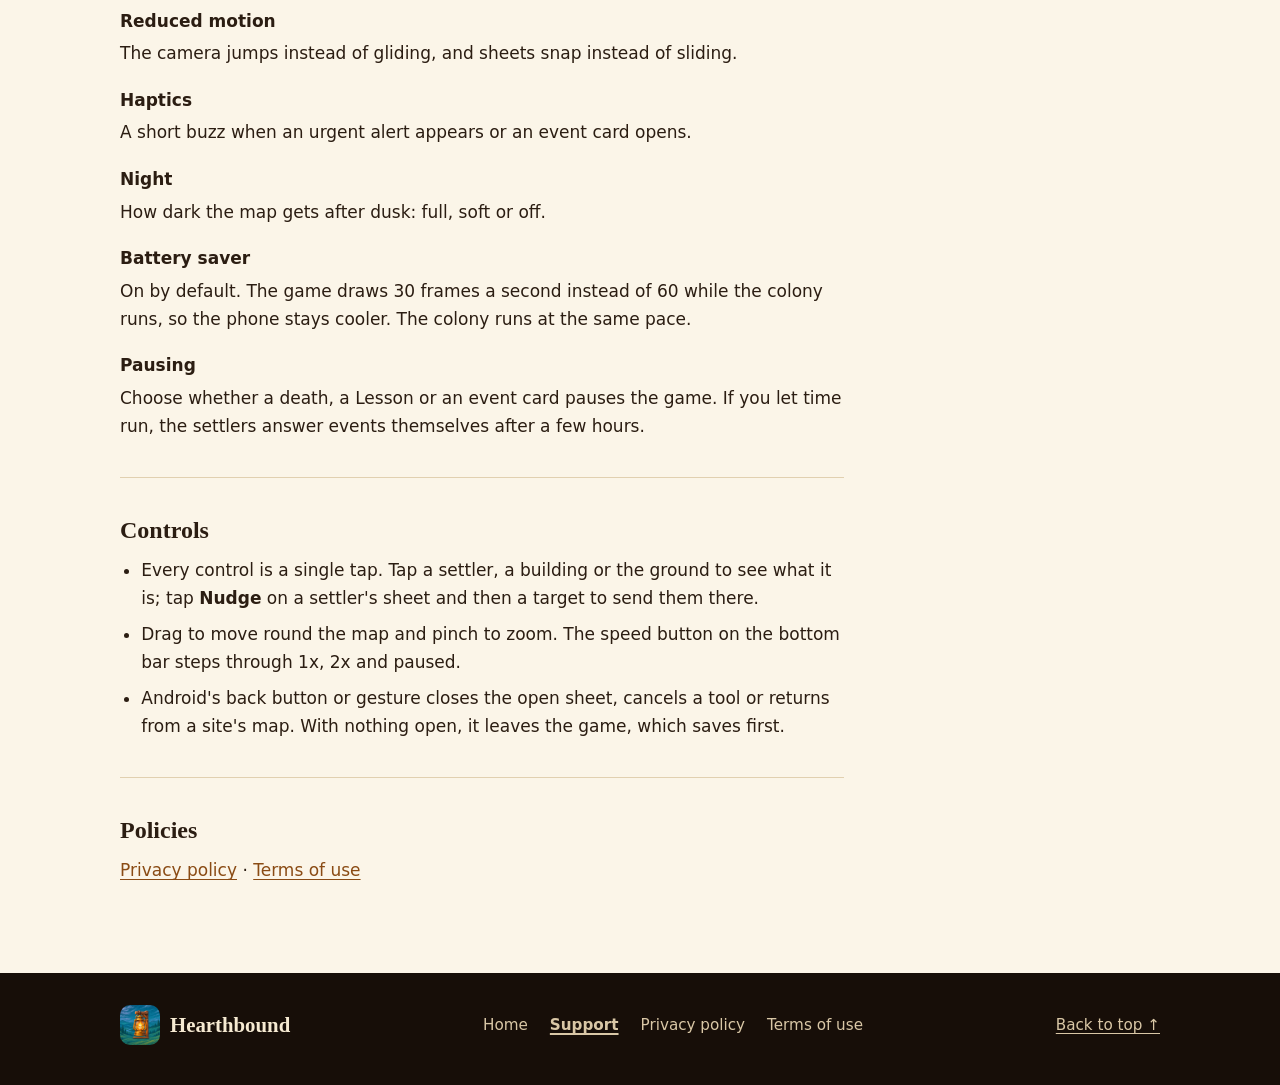
<file: support/index.html>
<!DOCTYPE html>
<html lang="en">
<head>
  <meta charset="utf-8">
  <meta name="viewport" content="width=device-width, initial-scale=1">
  <title>Support | Hearthbound</title>
  <meta name="description" content="Help with Hearthbound: the free year, buying and restoring the full game, refunds, saved colonies, settings, and how to report a problem.">
  <link rel="canonical" href="https://minggamecn.github.io/hearthbound-site/support/">
  <link rel="alternate" hreflang="en" href="https://minggamecn.github.io/hearthbound-site/support/">
  <link rel="alternate" hreflang="zh-CN" href="https://minggamecn.github.io/hearthbound-site/zh/support/">
  <meta name="theme-color" content="#22150c">
  <link rel="icon" href="../assets/favicon-32.png" sizes="32x32" type="image/png">
  <link rel="apple-touch-icon" href="../assets/apple-touch-icon.png">
  <link rel="stylesheet" href="../styles.css">
</head>
<body class="document-page">
<a class="skip-link" href="#main-content">Skip to content</a>
<div class="page-top" id="top">
  <header class="site-header wrap">
    <a class="brand" href="../?lang=en"><img src="../assets/icon-96.png" width="40" height="40" alt="">Hearthbound</a>
    <nav class="header-links" aria-label="Language"><a class="language" lang="zh-CN" href="../zh/support/">简体中文</a></nav>
  </header>
  <nav class="site-links page-nav wrap" aria-label="Main navigation"><a href="../?lang=en">Home</a><a aria-current="page" href="../support/">Support</a><a href="../privacy/">Privacy policy</a><a href="../terms/">Terms of use</a></nav>
</div>
<main id="main-content" tabindex="-1" aria-labelledby="page-title" class="document-layout wrap">
  <div class="page-heading">
    <p class="eyebrow">Help</p>
    <h1 id="page-title">Support</h1>
    <p class="intro">Answers about the free year, the full game, your saved colonies and the settings, and how to reach us.</p>
    <section class="contact-panel" id="contact" aria-labelledby="contact-title">
      <h2 id="contact-title">Contact us</h2>
      <p>For a problem with the game, a purchase, or a privacy request, email <a class="contact-email" href="mailto:ming.life@foxmail.com?subject=Hearthbound">ming.life@foxmail.com</a>.</p>
      <p>Please include your phone model, its Android version, the game's version (on the game's Google Play page, under About this app), and what happened. A screenshot helps. For a purchase, add the Google Play order number (it starts with GPA.) from your receipt email. We answer as soon as we can, usually within a few days.</p>
    </section>
  </div>
  <nav class="contents" aria-label="On this page">
    <h2>On this page</h2>
    <ol>
      <li><a href="#contact">Contact us</a></li>
      <li><a href="#free-year">The free year</a></li>
      <li><a href="#full-game">Buying the full game</a></li>
      <li><a href="#restore">The full game didn't unlock</a></li>
      <li><a href="#refunds">Refunds</a></li>
      <li><a href="#saves">Your saved colonies</a></li>
      <li><a href="#settings">Settings and accessibility</a></li>
      <li><a href="#controls">Controls</a></li>
      <li><a href="#policies">Policies</a></li>
    </ol>
  </nav>
  <div class="document-body">
    <section id="free-year" aria-labelledby="free-year-title">
      <h2 id="free-year-title">The free year</h2>
      <p>The first year of every colony is free: summer, autumn and the first winter. It ends at dawn on the first day of spring, about three hours of play at normal speed. A ticker line warns you three days before, and the Colony panel shows how many days are left.</p>
      <p>The free year never ends in the middle of a crisis. A raid, a settler who is down, or an event waiting for your answer holds it back for up to two in-game days.</p>
      <p>When it ends, the colony is saved and paused. Nothing is taken away: you can still look round the map, read the chronicle and the settlers' sheets, visit the Legacy Hall, and start a new colony, whose first year is free too. Buy the full game to let the colony go on.</p>
    </section>

    <section id="full-game" aria-labelledby="full-game-title">
      <h2 id="full-game-title">Buying the full game</h2>
      <p>Tap <strong>Unlock the full game</strong> on the card at the end of the free year, or in the Colony panel at any time. Google Play shows the price in your currency and takes the payment. Once Play confirms it, the game says "The full game is yours", and every colony can go on from then on.</p>
      <p>It is a single purchase: no subscription, and nothing else is sold in the game. The purchase belongs to your Google account, so it also covers the game on your other Android devices signed in to the same account.</p>
      <p>If you chose a payment method that takes time, such as cash at a shop, the Colony panel says the purchase is waiting for payment. The game unlocks when Google Play confirms it.</p>
    </section>

    <section id="restore" aria-labelledby="restore-title">
      <h2 id="restore-title">The full game didn't unlock</h2>
      <p>There is no restore button: the game asks Google Play whether you own the full game every time it starts or comes back to the screen. If it still says the free year is over:</p>
      <ul>
        <li>Close the game completely and open it again.</li>
        <li>Open the Play Store app and check that it is signed in to the Google account you bought with.</li>
        <li>If the game says Google Play can't be reached, check your connection and that the Play Store app is up to date, then try again.</li>
        <li>Check your email for the Google Play receipt. If there is none, the payment may not have gone through.</li>
      </ul>
      <p>If none of this helps, email us with the order number from the receipt.</p>
    </section>

    <section id="refunds" aria-labelledby="refunds-title">
      <h2 id="refunds-title">Refunds</h2>
      <p>Purchases go through Google Play, so refunds do too. Within 48 hours of buying, you can request one yourself through Google Play (<a href="https://support.google.com/googleplay/answer/2479637">Google's refund help</a>). After that, email us with the order number and we will look at your request.</p>
      <p>A refunded purchase locks the full game again the next time the game checks with Google Play. Your colonies stay saved.</p>
    </section>

    <section id="saves" aria-labelledby="saves-title">
      <h2 id="saves-title">Your saved colonies</h2>
      <p>The game keeps up to three colonies on your phone, one in each slot. It saves the one you are playing every in-game day and whenever you leave the app, and opens the colony you played last. Nothing is saved online, and there is no sync between devices.</p>
      <ul>
        <li><strong>Your colonies</strong>, at the foot of the Colony panel, lists all three. <strong>Continue</strong> opens another colony and keeps this one; <strong>Start a colony here</strong> starts a new one in an empty slot. <strong>Delete</strong>, tapped twice, removes a colony for good.</li>
        <li>A colony whose story has ended (its Charter fulfilled, everyone lost, or retired with <strong>Retire this colony</strong> on the Charter sheet) is kept in the Legacy Hall, so a new colony can take its slot.</li>
        <li>Uninstalling the game or clearing its storage deletes your colony and Legacy. If Android backup is on for your Google account, Android may restore them when you reinstall or move to a new phone.</li>
        <li>Your purchase is never lost this way: it belongs to your Google account.</li>
      </ul>
    </section>

    <section id="settings" aria-labelledby="settings-title">
      <h2 id="settings-title">Settings and accessibility</h2>
      <p>Tap the gear in the top-right corner of the screen:</p>
      <dl>
        <dt>Language</dt>
        <dd>English or Simplified Chinese. The game follows your phone's language until you choose.</dd>
        <dt>Text size</dt>
        <dd>Makes every label in the game larger.</dd>
        <dt>Left-hand mode</dt>
        <dd>Moves the speed button, the sheets' Close button and the ideas badge to the left.</dd>
        <dt>Reduced motion</dt>
        <dd>The camera jumps instead of gliding, and sheets snap instead of sliding.</dd>
        <dt>Haptics</dt>
        <dd>A short buzz when an urgent alert appears or an event card opens.</dd>
        <dt>Night</dt>
        <dd>How dark the map gets after dusk: full, soft or off.</dd>
        <dt>Battery saver</dt>
        <dd>On by default. The game draws 30 frames a second instead of 60 while the colony runs, so the phone stays cooler. The colony runs at the same pace.</dd>
        <dt>Pausing</dt>
        <dd>Choose whether a death, a Lesson or an event card pauses the game. If you let time run, the settlers answer events themselves after a few hours.</dd>
      </dl>
    </section>

    <section id="controls" aria-labelledby="controls-title">
      <h2 id="controls-title">Controls</h2>
      <ul>
        <li>Every control is a single tap. Tap a settler, a building or the ground to see what it is; tap <strong>Nudge</strong> on a settler's sheet and then a target to send them there.</li>
        <li>Drag to move round the map and pinch to zoom. The speed button on the bottom bar steps through 1x, 2x and paused.</li>
        <li>Android's back button or gesture closes the open sheet, cancels a tool or returns from a site's map. With nothing open, it leaves the game, which saves first.</li>
      </ul>
    </section>

    <section id="policies" aria-labelledby="policies-title">
      <h2 id="policies-title">Policies</h2>
      <p><a href="../privacy/">Privacy policy</a> · <a href="../terms/">Terms of use</a></p>
    </section>
  </div>
</main>
<footer class="page-footer">
  <div class="wrap">
    <a class="brand" href="../?lang=en"><img src="../assets/icon-96.png" width="40" height="40" alt="">Hearthbound</a>
    <nav class="site-links" aria-label="Related pages"><a href="../?lang=en">Home</a><a aria-current="page" href="../support/">Support</a><a href="../privacy/">Privacy policy</a><a href="../terms/">Terms of use</a></nav>
    <a href="#top">Back to top ↑</a>
  </div>
</footer>
</body>
</html>
</file>
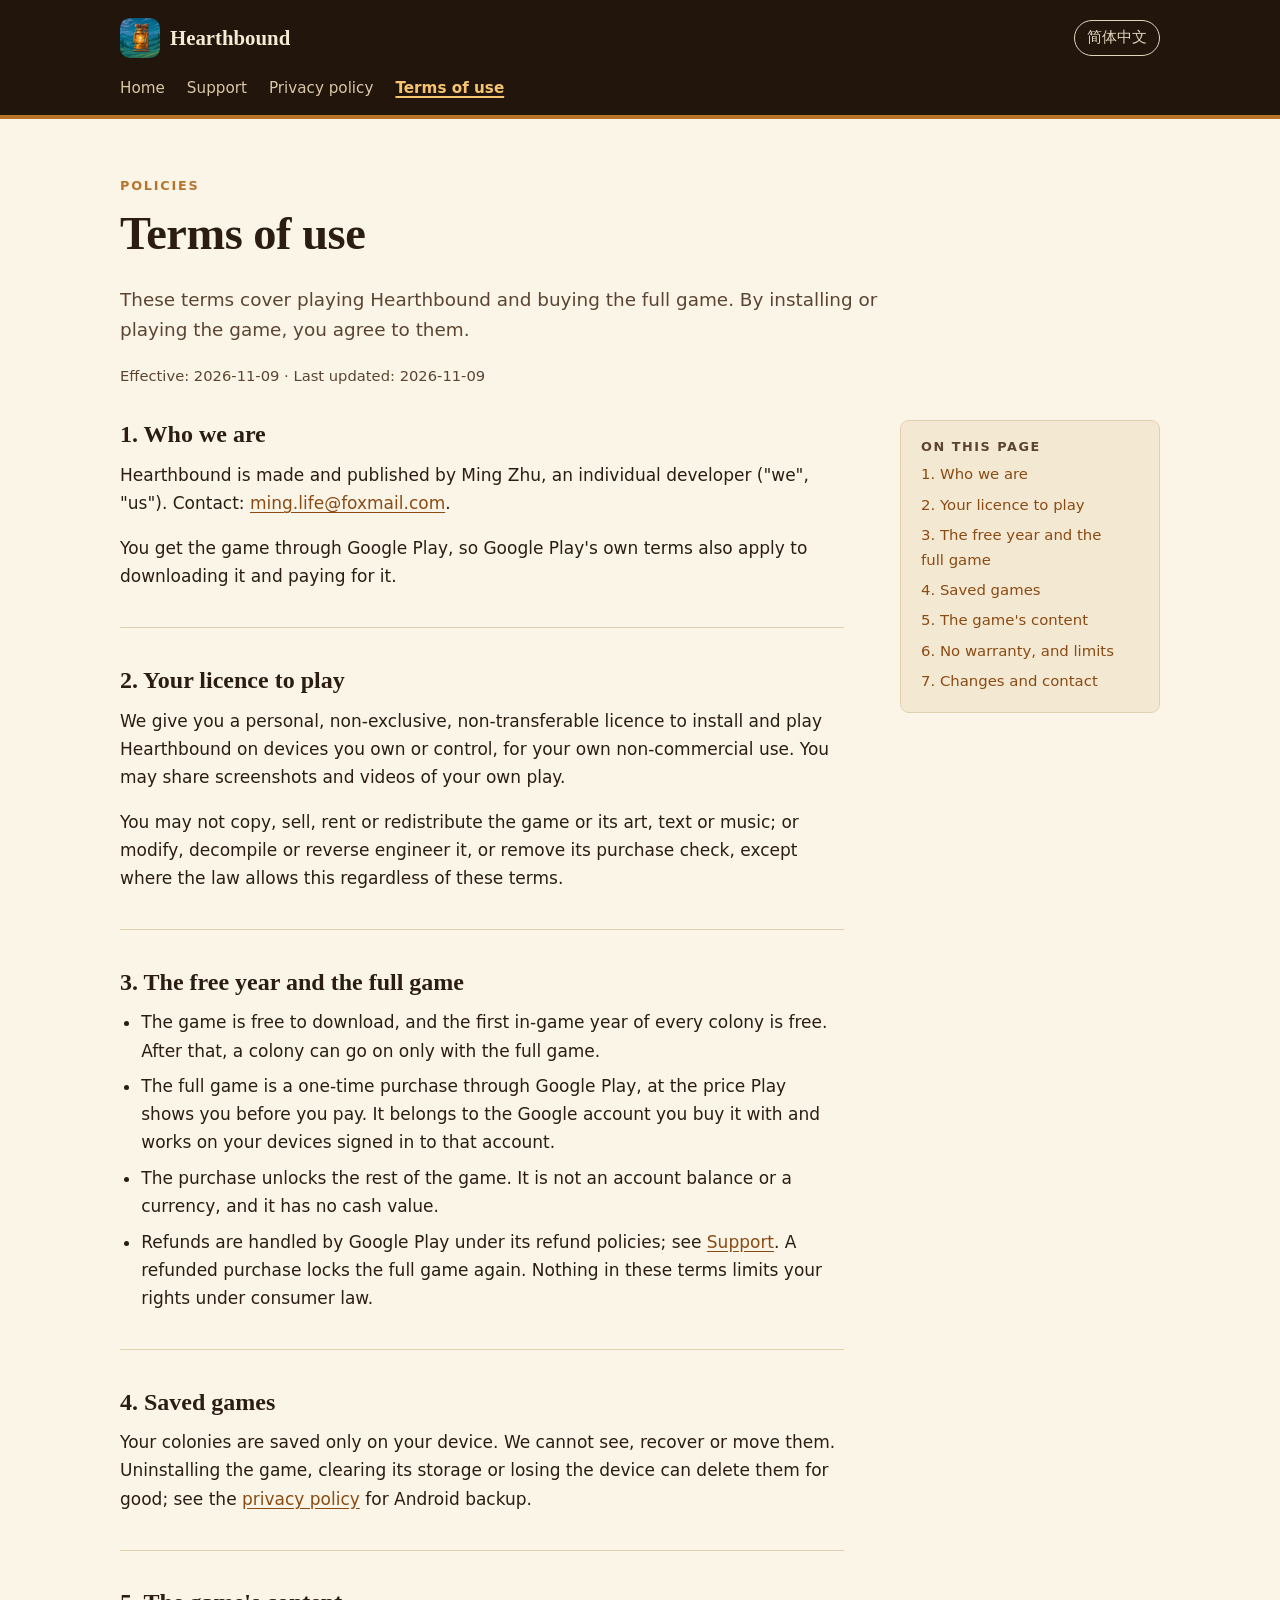
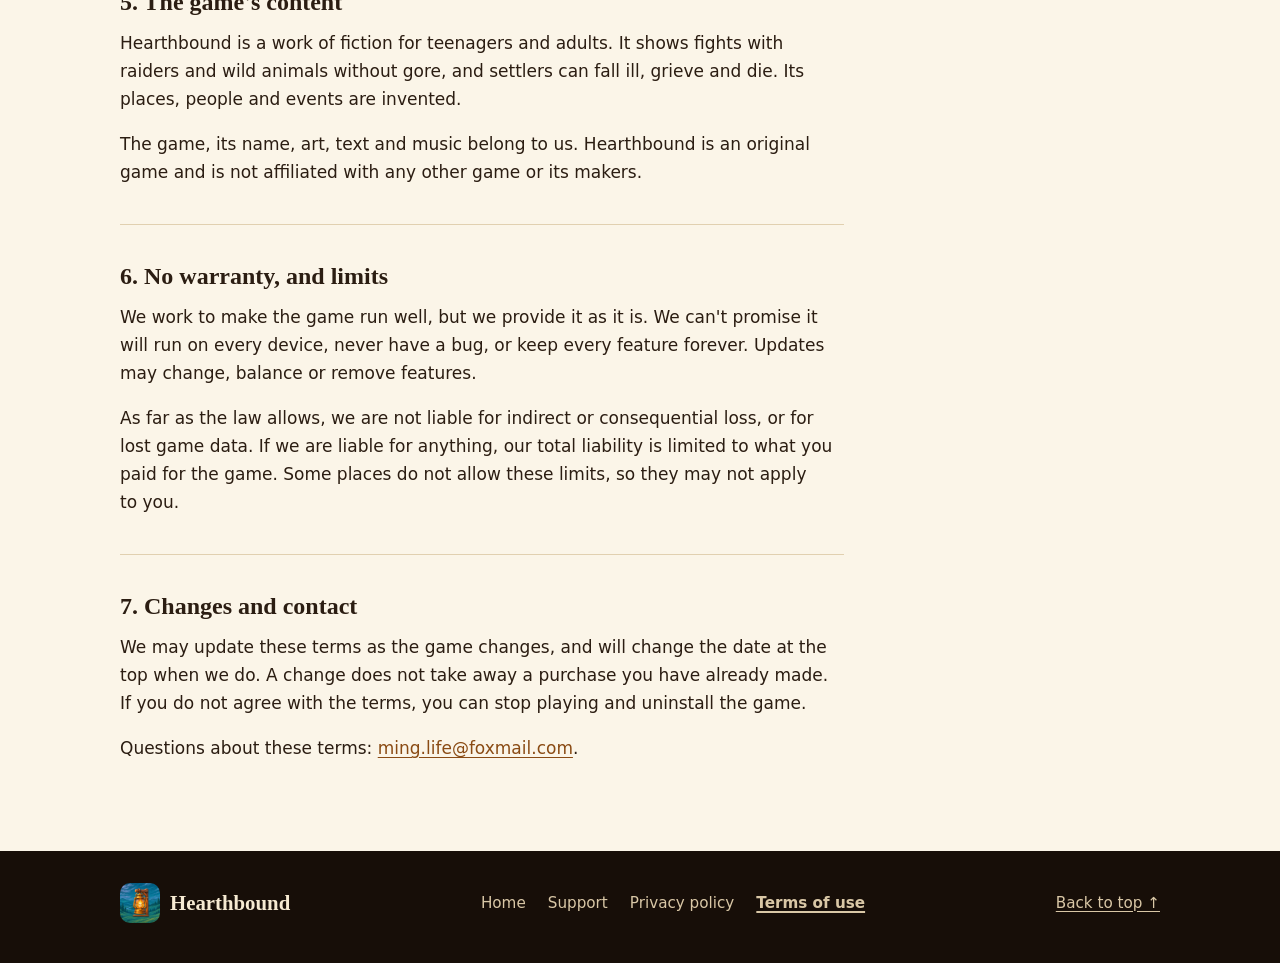
<file: terms/index.html>
<!DOCTYPE html>
<html lang="en">
<head>
  <meta charset="utf-8">
  <meta name="viewport" content="width=device-width, initial-scale=1">
  <title>Terms of use | Hearthbound</title>
  <meta name="description" content="The terms for playing Hearthbound and buying the full game.">
  <link rel="canonical" href="https://minggamecn.github.io/hearthbound-site/terms/">
  <link rel="alternate" hreflang="en" href="https://minggamecn.github.io/hearthbound-site/terms/">
  <link rel="alternate" hreflang="zh-CN" href="https://minggamecn.github.io/hearthbound-site/zh/terms/">
  <meta name="theme-color" content="#22150c">
  <link rel="icon" href="../assets/favicon-32.png" sizes="32x32" type="image/png">
  <link rel="apple-touch-icon" href="../assets/apple-touch-icon.png">
  <link rel="stylesheet" href="../styles.css">
</head>
<body class="document-page">
<a class="skip-link" href="#main-content">Skip to content</a>
<div class="page-top" id="top">
  <header class="site-header wrap">
    <a class="brand" href="../?lang=en"><img src="../assets/icon-96.png" width="40" height="40" alt="">Hearthbound</a>
    <nav class="header-links" aria-label="Language"><a class="language" lang="zh-CN" href="../zh/terms/">简体中文</a></nav>
  </header>
  <nav class="site-links page-nav wrap" aria-label="Main navigation"><a href="../?lang=en">Home</a><a href="../support/">Support</a><a href="../privacy/">Privacy policy</a><a aria-current="page" href="../terms/">Terms of use</a></nav>
</div>
<main id="main-content" tabindex="-1" aria-labelledby="page-title" class="document-layout wrap">
  <div class="page-heading">
    <p class="eyebrow">Policies</p>
    <h1 id="page-title">Terms of use</h1>
    <p class="intro">These terms cover playing Hearthbound and buying the full game. By installing or playing the game, you agree to them.</p>
    <p class="policy-date">Effective: <time datetime="2026-11-09">2026-11-09</time> · Last updated: <time datetime="2026-11-09">2026-11-09</time></p>
  </div>
  <nav class="contents" aria-label="On this page">
    <h2>On this page</h2>
    <ol>
      <li><a href="#who">1. Who we are</a></li>
      <li><a href="#licence">2. Your licence to play</a></li>
      <li><a href="#payments">3. The free year and the full game</a></li>
      <li><a href="#saves">4. Saved games</a></li>
      <li><a href="#content">5. The game's content</a></li>
      <li><a href="#warranty">6. No warranty, and limits</a></li>
      <li><a href="#changes">7. Changes and contact</a></li>
    </ol>
  </nav>
  <div class="document-body">
    <section id="who" aria-labelledby="who-title">
      <h2 id="who-title">1. Who we are</h2>
      <p>Hearthbound is made and published by Ming Zhu, an individual developer ("we", "us"). Contact: <a href="mailto:ming.life@foxmail.com">ming.life@foxmail.com</a>.</p>
      <p>You get the game through Google Play, so Google Play's own terms also apply to downloading it and paying for it.</p>
    </section>

    <section id="licence" aria-labelledby="licence-title">
      <h2 id="licence-title">2. Your licence to play</h2>
      <p>We give you a personal, non-exclusive, non-transferable licence to install and play Hearthbound on devices you own or control, for your own non-commercial use. You may share screenshots and videos of your own play.</p>
      <p>You may not copy, sell, rent or redistribute the game or its art, text or music; or modify, decompile or reverse engineer it, or remove its purchase check, except where the law allows this regardless of these terms.</p>
    </section>

    <section id="payments" aria-labelledby="payments-title">
      <h2 id="payments-title">3. The free year and the full game</h2>
      <ul>
        <li>The game is free to download, and the first in-game year of every colony is free. After that, a colony can go on only with the full game.</li>
        <li>The full game is a one-time purchase through Google Play, at the price Play shows you before you pay. It belongs to the Google account you buy it with and works on your devices signed in to that account.</li>
        <li>The purchase unlocks the rest of the game. It is not an account balance or a currency, and it has no cash value.</li>
        <li>Refunds are handled by Google Play under its refund policies; see <a href="../support/#refunds">Support</a>. A refunded purchase locks the full game again. Nothing in these terms limits your rights under consumer law.</li>
      </ul>
    </section>

    <section id="saves" aria-labelledby="saves-title">
      <h2 id="saves-title">4. Saved games</h2>
      <p>Your colonies are saved only on your device. We cannot see, recover or move them. Uninstalling the game, clearing its storage or losing the device can delete them for good; see the <a href="../privacy/#device">privacy policy</a> for Android backup.</p>
    </section>

    <section id="content" aria-labelledby="content-title">
      <h2 id="content-title">5. The game's content</h2>
      <p>Hearthbound is a work of fiction for teenagers and adults. It shows fights with raiders and wild animals without gore, and settlers can fall ill, grieve and die. Its places, people and events are invented.</p>
      <p>The game, its name, art, text and music belong to us. Hearthbound is an original game and is not affiliated with any other game or its makers.</p>
    </section>

    <section id="warranty" aria-labelledby="warranty-title">
      <h2 id="warranty-title">6. No warranty, and limits</h2>
      <p>We work to make the game run well, but we provide it as it is. We can't promise it will run on every device, never have a bug, or keep every feature forever. Updates may change, balance or remove features.</p>
      <p>As far as the law allows, we are not liable for indirect or consequential loss, or for lost game data. If we are liable for anything, our total liability is limited to what you paid for the game. Some places do not allow these limits, so they may not apply to you.</p>
    </section>

    <section id="changes" aria-labelledby="changes-title">
      <h2 id="changes-title">7. Changes and contact</h2>
      <p>We may update these terms as the game changes, and will change the date at the top when we do. A change does not take away a purchase you have already made. If you do not agree with the terms, you can stop playing and uninstall the game.</p>
      <p>Questions about these terms: <a href="mailto:ming.life@foxmail.com">ming.life@foxmail.com</a>.</p>
    </section>
  </div>
</main>
<footer class="page-footer">
  <div class="wrap">
    <a class="brand" href="../?lang=en"><img src="../assets/icon-96.png" width="40" height="40" alt="">Hearthbound</a>
    <nav class="site-links" aria-label="Related pages"><a href="../?lang=en">Home</a><a href="../support/">Support</a><a href="../privacy/">Privacy policy</a><a aria-current="page" href="../terms/">Terms of use</a></nav>
    <a href="#top">Back to top ↑</a>
  </div>
</footer>
</body>
</html>
</file>
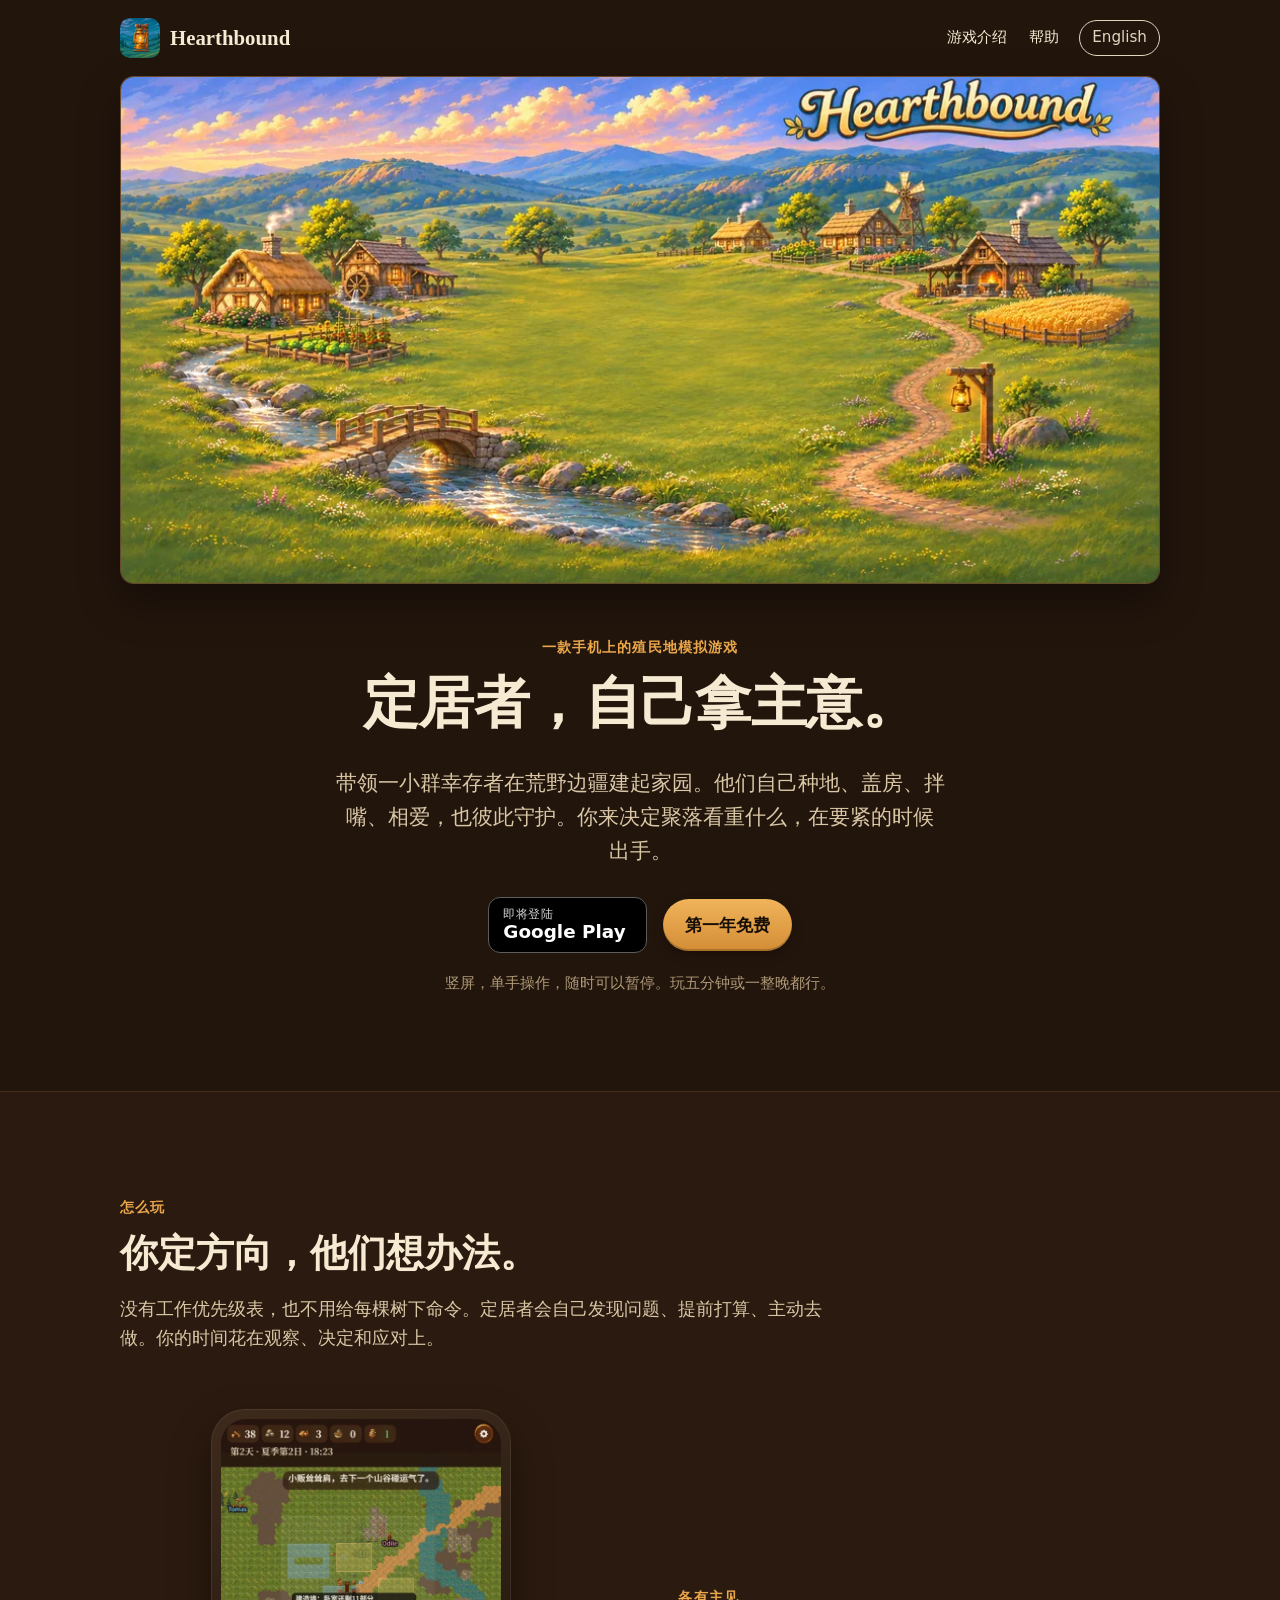
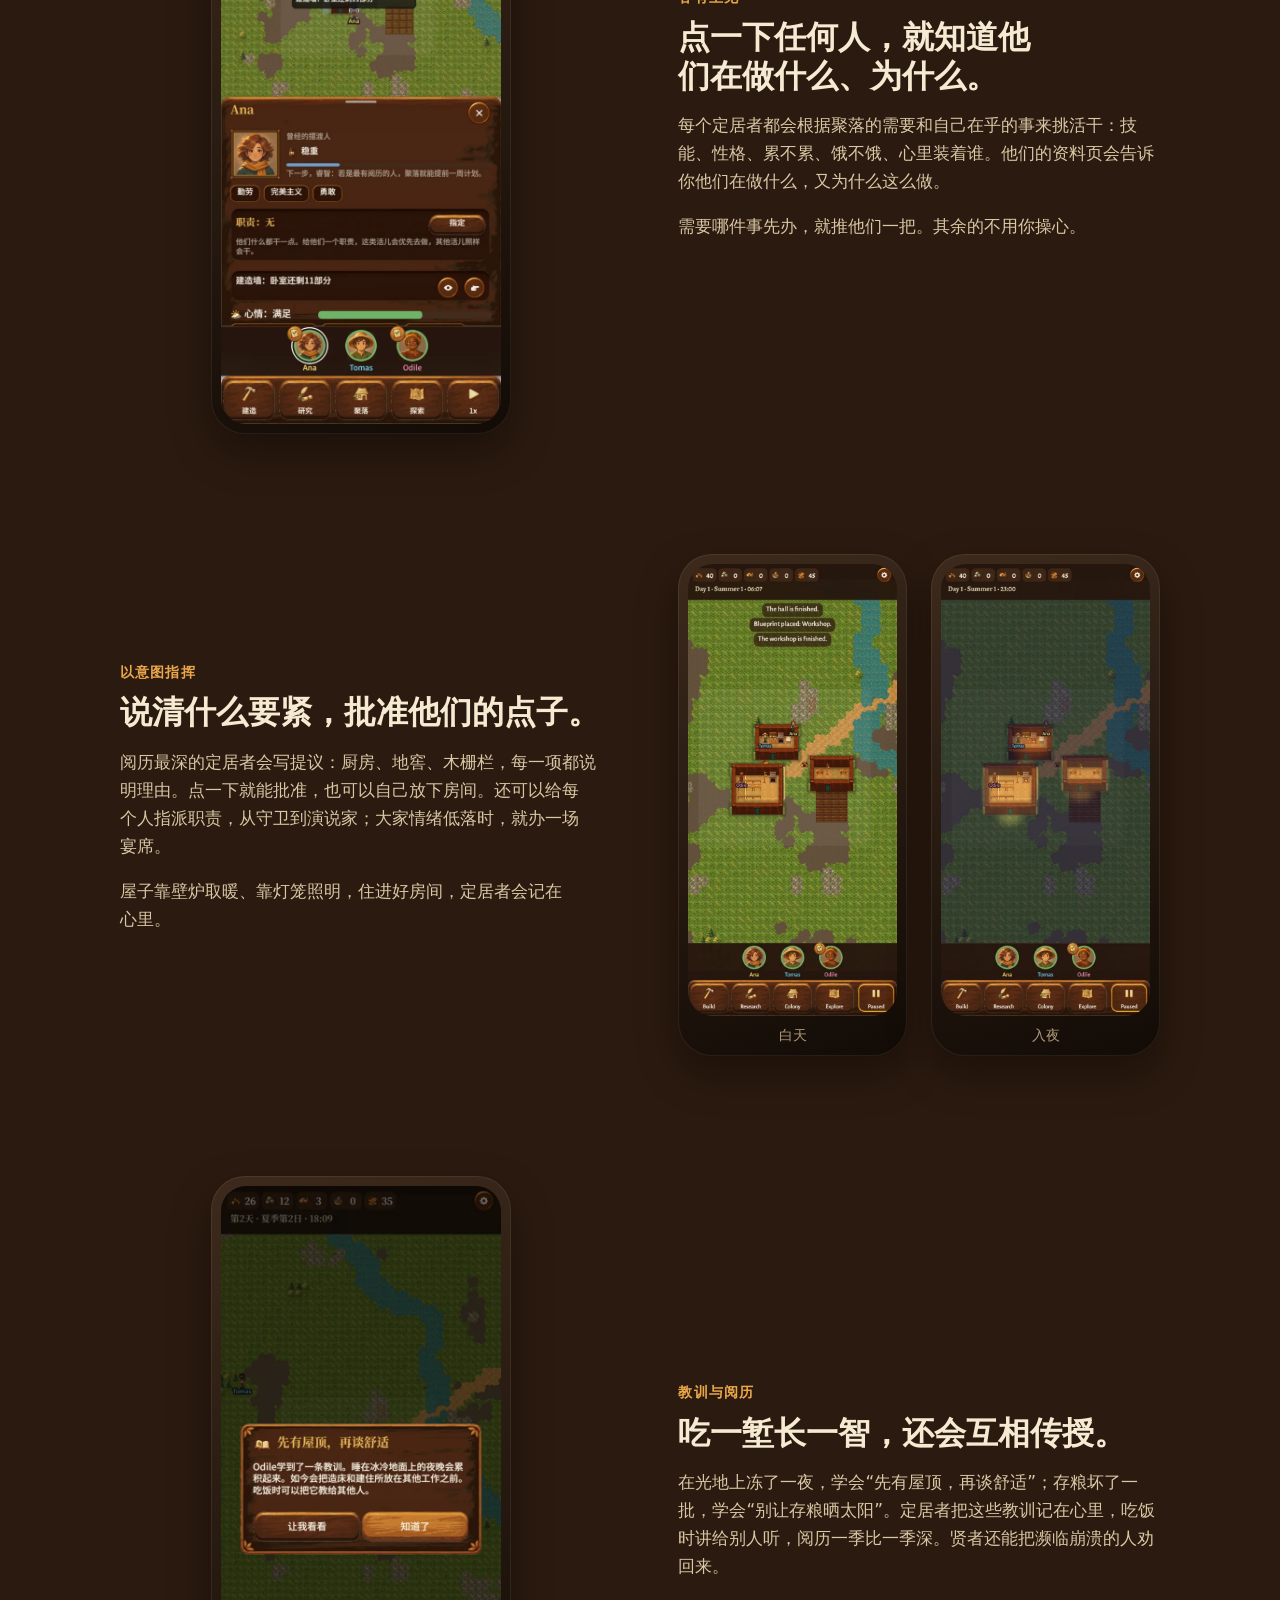
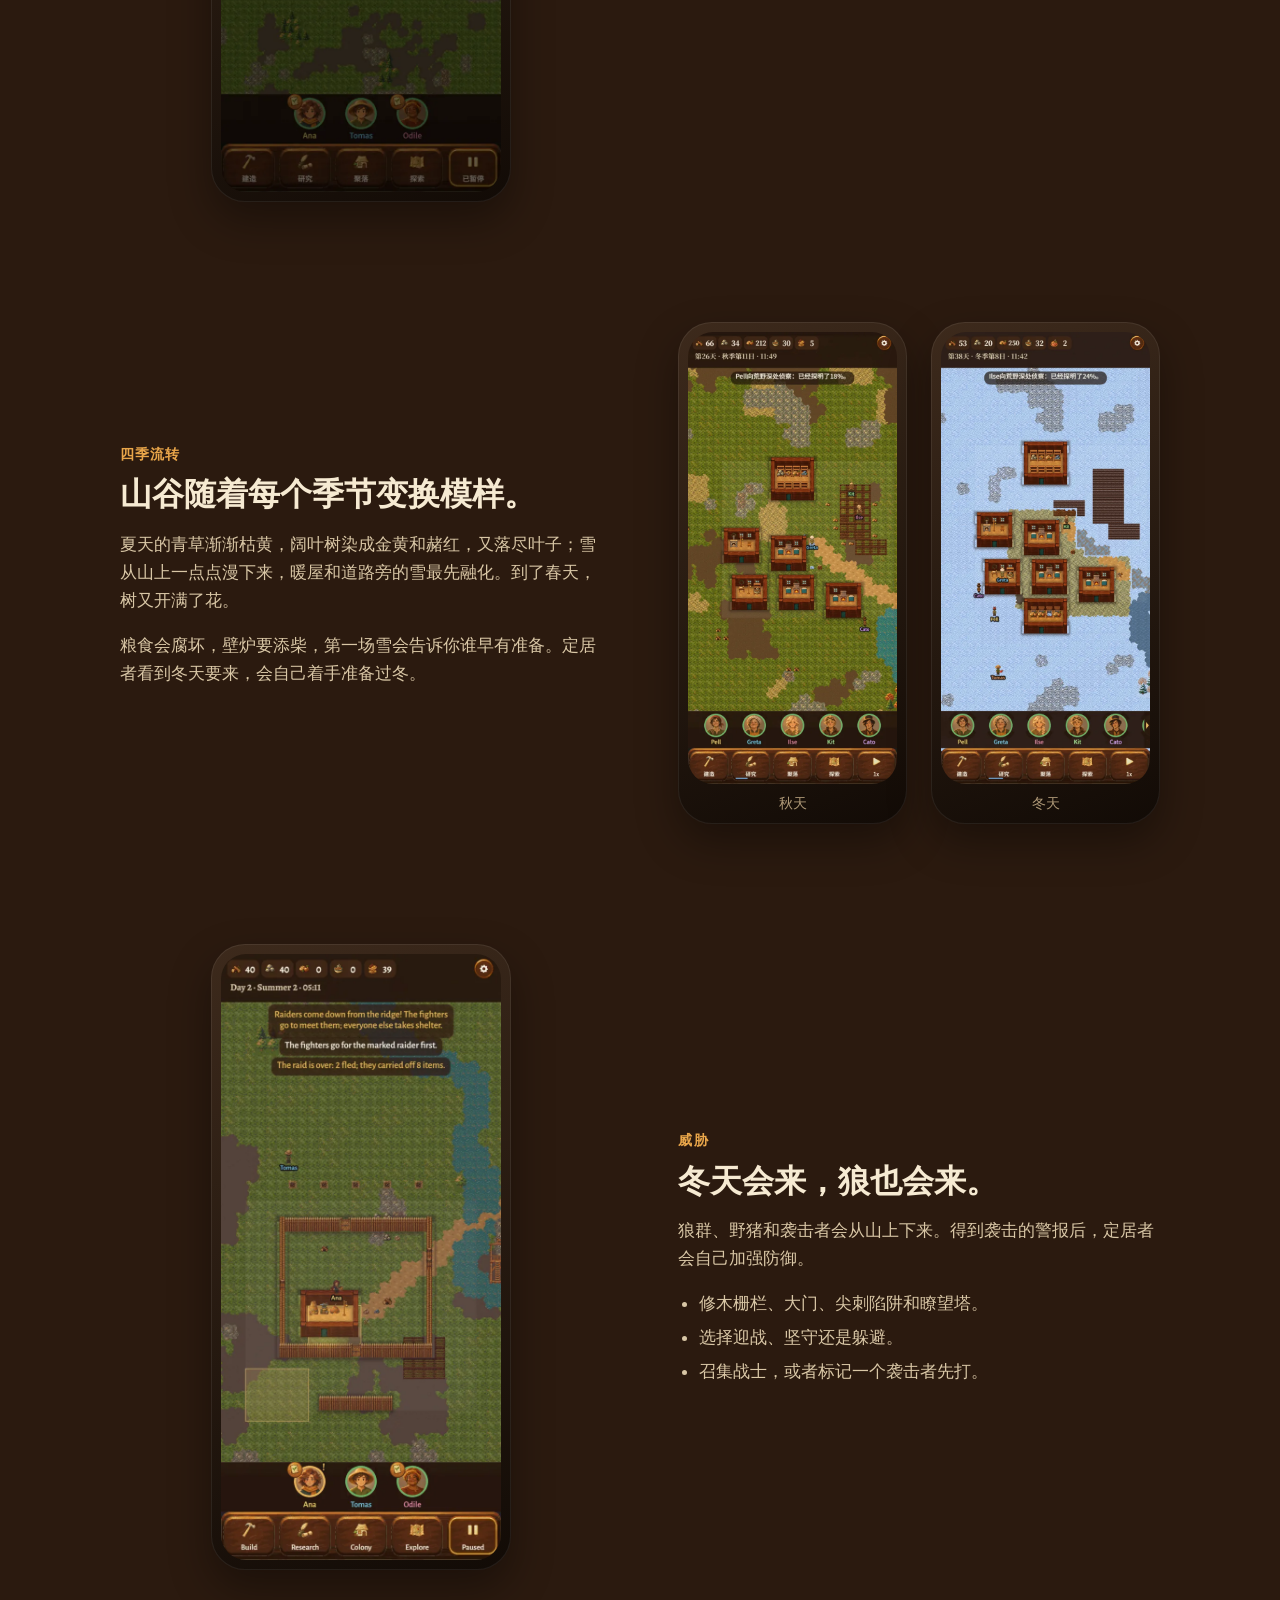
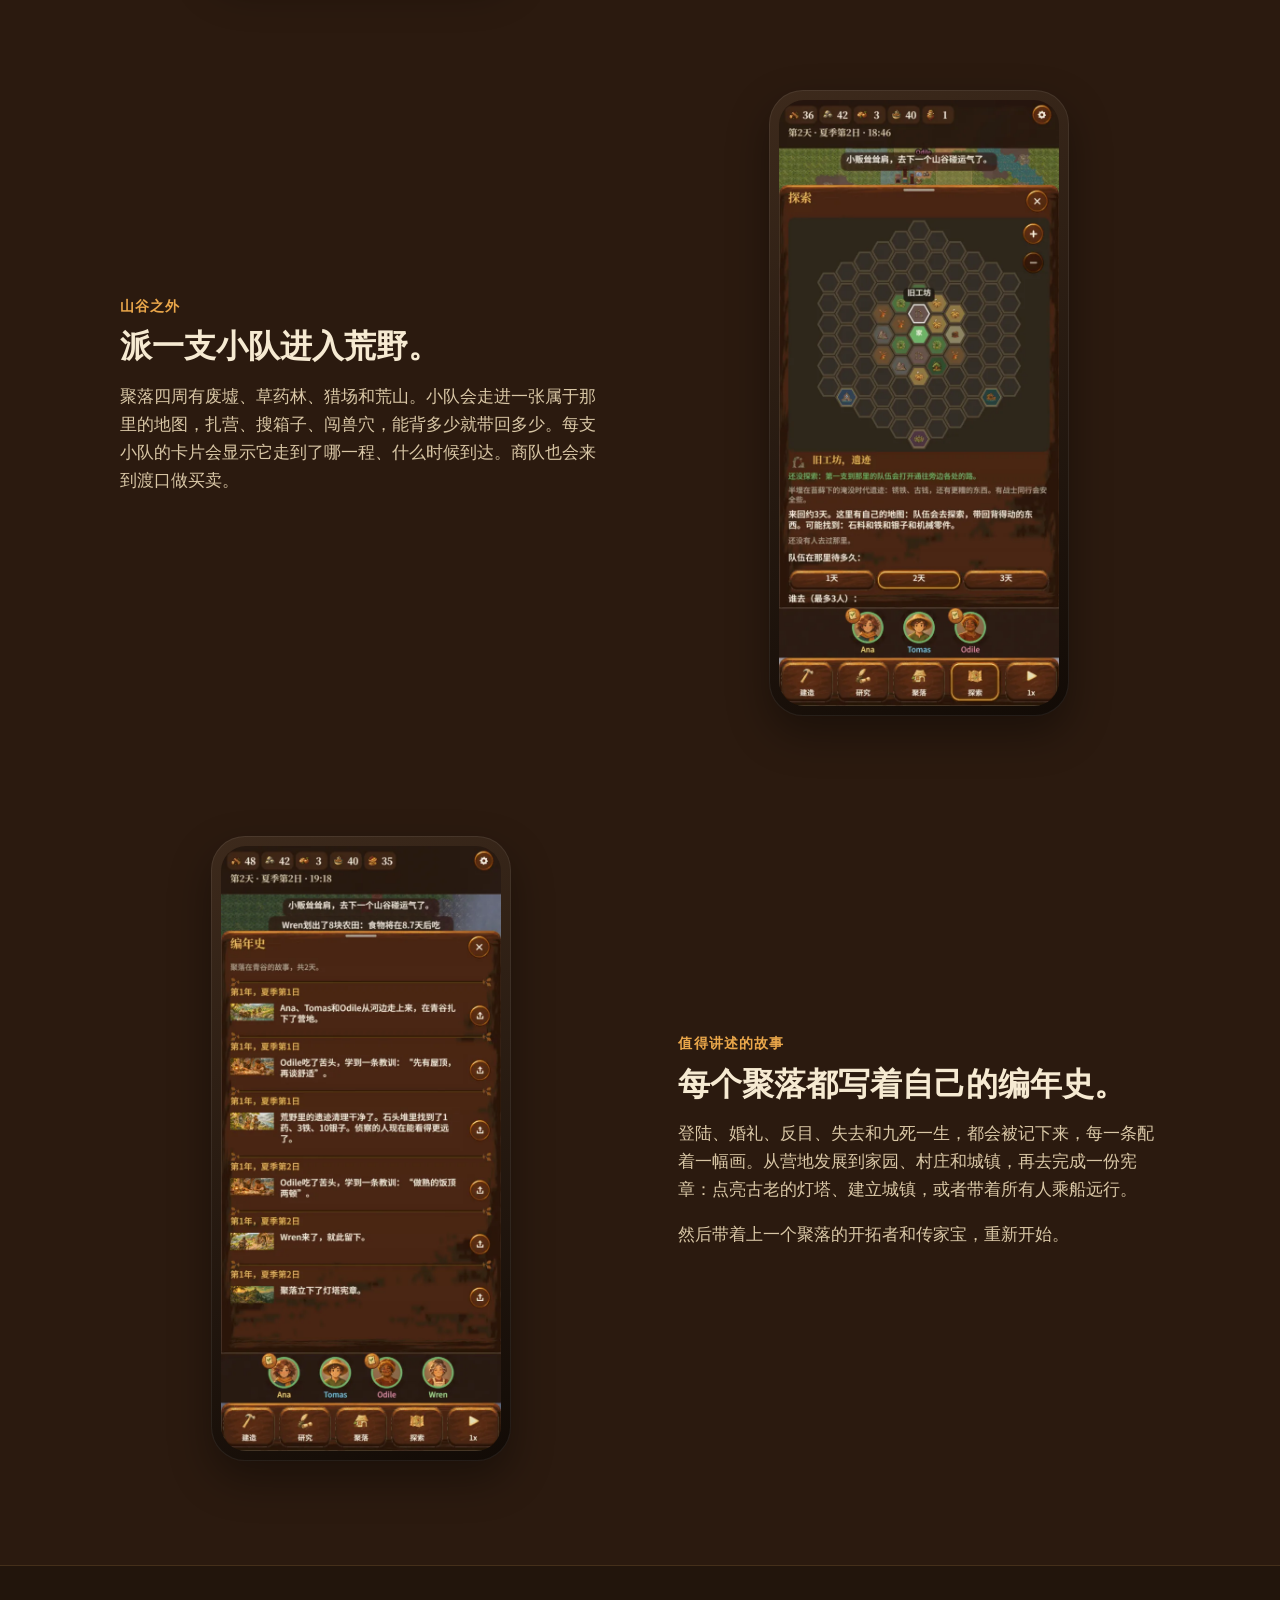
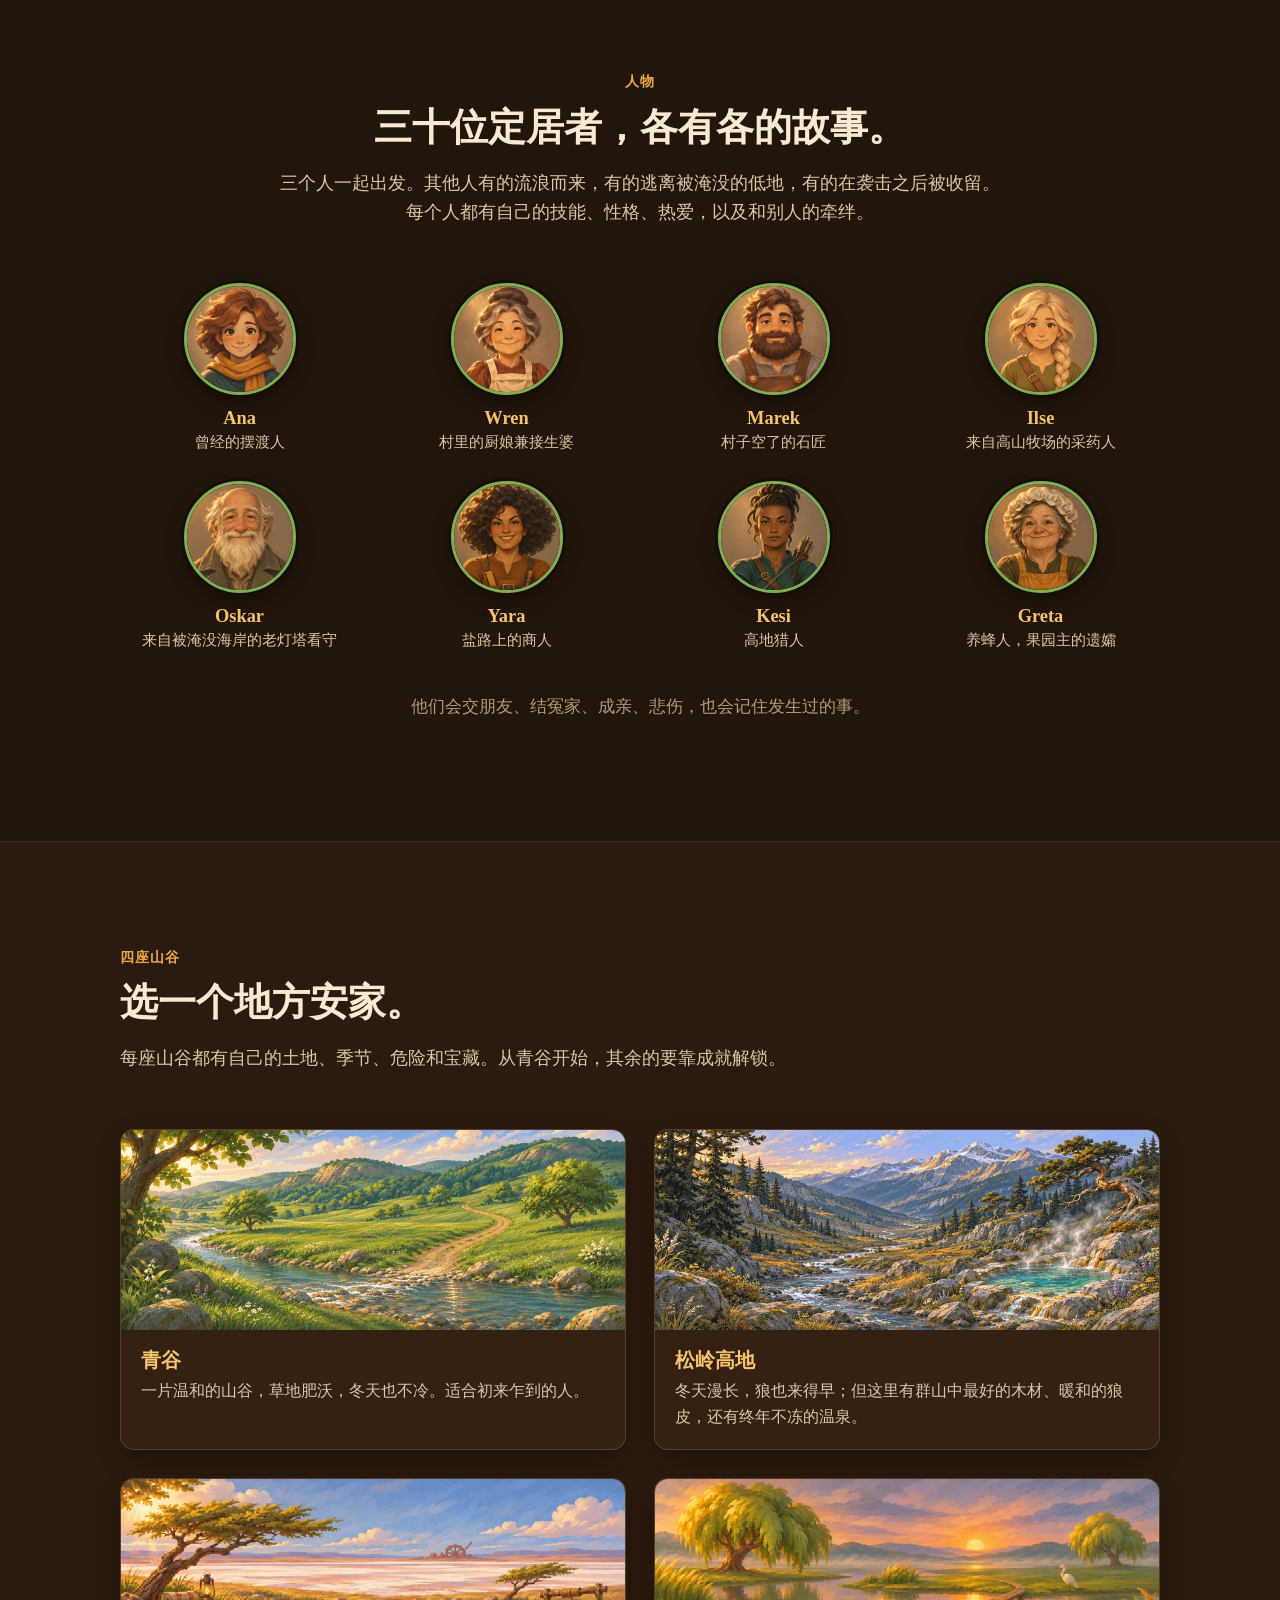
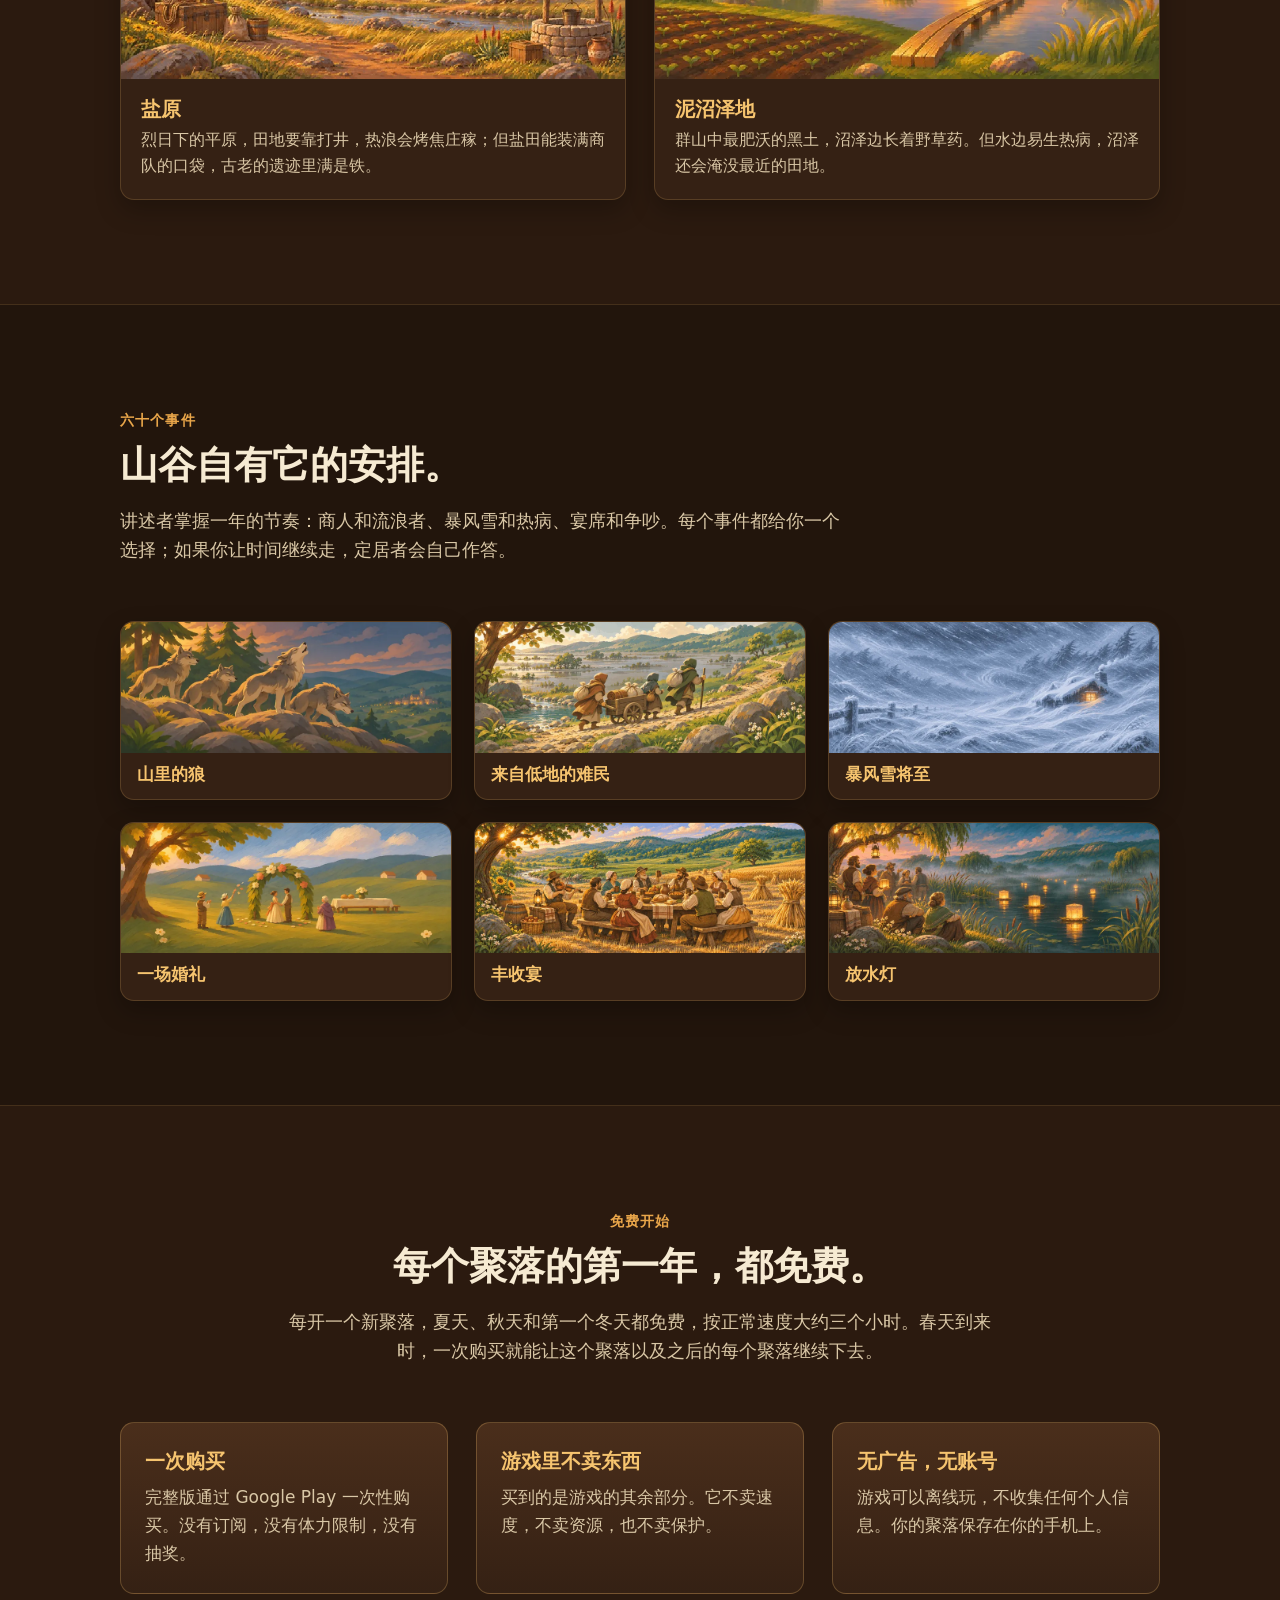
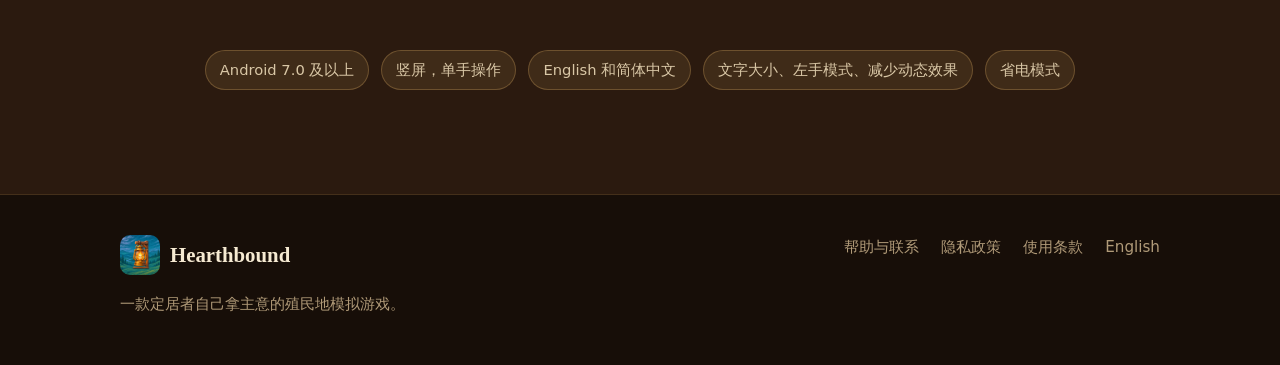
<file: zh/index.html>
<!DOCTYPE html>
<html lang="zh-CN">
<head>
  <meta charset="utf-8">
  <meta name="viewport" content="width=device-width, initial-scale=1">
  <title>Hearthbound：定居者自己拿主意的殖民地模拟游戏</title>
  <meta name="description" content="带领一小群幸存者在荒野边疆建起家园。他们自己种地、盖房、拌嘴、相爱，也彼此守护。每个聚落的第一年免费。">
  <link rel="canonical" href="https://minggamecn.github.io/hearthbound-site/zh/">
  <link rel="alternate" hreflang="en" href="https://minggamecn.github.io/hearthbound-site/">
  <link rel="alternate" hreflang="zh-CN" href="https://minggamecn.github.io/hearthbound-site/zh/">
  <link rel="alternate" hreflang="x-default" href="https://minggamecn.github.io/hearthbound-site/">
  <meta property="og:type" content="website">
  <meta property="og:title" content="Hearthbound">
  <meta property="og:description" content="一款手机上的殖民地模拟游戏，定居者自己拿主意。每个聚落的第一年免费。">
  <meta property="og:url" content="https://minggamecn.github.io/hearthbound-site/zh/">
  <meta property="og:image" content="https://minggamecn.github.io/hearthbound-site/assets/og-image.jpg">
  <meta name="twitter:card" content="summary_large_image">
  <meta name="theme-color" content="#22150c">
  <link rel="icon" href="../assets/favicon-32.png" sizes="32x32" type="image/png">
  <link rel="apple-touch-icon" href="../assets/apple-touch-icon.png">
  <link rel="stylesheet" href="../styles.css">
</head>
<body class="home-page">
<a class="skip-link" href="#main-content">跳到正文</a>

<header class="site-header wrap">
  <a class="brand" href="./" aria-current="page"><img src="../assets/icon-96.png" width="40" height="40" alt="">Hearthbound</a>
  <nav class="header-links" aria-label="主导航">
    <a href="#play">游戏介绍</a>
    <a href="support/">帮助</a>
    <a class="language" lang="en" href="../?lang=en">English</a>
  </nav>
</header>

<main id="main-content">
  <section class="hero wrap" aria-labelledby="hero-title">
    <figure class="hero-art">
      <img src="../assets/hero.webp" width="1024" height="500" fetchpriority="high" alt="夕阳下的绿色山谷：茅草屋、水磨坊、菜园、架着石桥的小溪，蜿蜒小路旁的木杆上挂着一盏灯笼。">
    </figure>
    <div class="hero-copy">
      <p class="eyebrow">一款手机上的殖民地模拟游戏</p>
      <h1 id="hero-title">定居者，自己拿主意。</h1>
      <p class="intro">带领一小群幸存者在荒野边疆建起家园。他们自己种地、盖房、拌嘴、相爱，也彼此守护。你来决定聚落看重什么，在要紧的时候出手。</p>
      <div class="cta-row">
        <span class="store-badge" aria-disabled="true"><span><small>即将登陆</small><strong>Google Play</strong></span></span>
        <a class="button" href="#price">第一年免费</a>
      </div>
      <p class="hero-note">竖屏，单手操作，随时可以暂停。玩五分钟或一整晚都行。</p>
    </div>
  </section>

  <section id="play" class="section section-alt" aria-labelledby="play-title">
    <div class="wrap">
      <div class="section-head">
        <p class="eyebrow">怎么玩</p>
        <h2 id="play-title">你定方向，他们想办法。</h2>
        <p>没有工作优先级表，也不用给每棵树下命令。定居者会自己发现问题、提前打算、主动去做。你的时间花在观察、决定和应对上。</p>
      </div>

      <article class="feature">
        <div class="feature-media">
          <figure class="phone"><img src="../assets/shots/settler-zh.webp" width="600" height="1298" loading="lazy" alt="Ana 的资料：曾经的摆渡人，阅历、性格特点、职责，以及此刻在做什么。"></figure>
        </div>
        <div class="feature-text">
          <p class="eyebrow">各有主见</p>
          <h3>点一下任何人，就知道他们在做什么、为什么。</h3>
          <p>每个定居者都会根据聚落的需要和自己在乎的事来挑活干：技能、性格、累不累、饿不饿、心里装着谁。他们的资料页会告诉你他们在做什么，又为什么这么做。</p>
          <p>需要哪件事先办，就推他们一把。其余的不用你操心。</p>
        </div>
      </article>

      <article class="feature flip">
        <div class="feature-media pair">
          <figure class="phone"><img src="../assets/shots/colony.webp" width="600" height="1298" loading="lazy" alt="白天的年轻聚落：大厅、工坊和厨房，旁边是道路和河。"><figcaption>白天</figcaption></figure>
          <figure class="phone"><img src="../assets/shots/night.webp" width="600" height="1298" loading="lazy" alt="同一个聚落的夜晚，屋里亮着灯笼和炉火。"><figcaption>入夜</figcaption></figure>
        </div>
        <div class="feature-text">
          <p class="eyebrow">以意图指挥</p>
          <h3>说清什么要紧，批准他们的点子。</h3>
          <p>阅历最深的定居者会写提议：厨房、地窖、木栅栏，每一项都说明理由。点一下就能批准，也可以自己放下房间。还可以给每个人指派职责，从守卫到演说家；大家情绪低落时，就办一场宴席。</p>
          <p>屋子靠壁炉取暖、靠灯笼照明，住进好房间，定居者会记在心里。</p>
        </div>
      </article>

      <article class="feature">
        <div class="feature-media">
          <figure class="phone"><img src="../assets/shots/lesson-zh.webp" width="600" height="1298" loading="lazy" alt="一张教训卡：在冰冷的地上睡了几晚后，Odile 学会了“先有屋顶，再谈舒适”。"></figure>
        </div>
        <div class="feature-text">
          <p class="eyebrow">教训与阅历</p>
          <h3>吃一堑长一智，还会互相传授。</h3>
          <p>在光地上冻了一夜，学会“先有屋顶，再谈舒适”；存粮坏了一批，学会“别让存粮晒太阳”。定居者把这些教训记在心里，吃饭时讲给别人听，阅历一季比一季深。贤者还能把濒临崩溃的人劝回来。</p>
        </div>
      </article>

      <article class="feature flip">
        <div class="feature-media pair">
          <figure class="phone"><img src="../assets/shots/autumn-zh.webp" width="600" height="1298" loading="lazy" alt="秋天的聚落，草地渐渐枯黄。"><figcaption>秋天</figcaption></figure>
          <figure class="phone"><img src="../assets/shots/winter-zh.webp" width="600" height="1298" loading="lazy" alt="同一个聚落被雪覆盖，暖屋周围的地面却没有积雪。"><figcaption>冬天</figcaption></figure>
        </div>
        <div class="feature-text">
          <p class="eyebrow">四季流转</p>
          <h3>山谷随着每个季节变换模样。</h3>
          <p>夏天的青草渐渐枯黄，阔叶树染成金黄和赭红，又落尽叶子；雪从山上一点点漫下来，暖屋和道路旁的雪最先融化。到了春天，树又开满了花。</p>
          <p>粮食会腐坏，壁炉要添柴，第一场雪会告诉你谁早有准备。定居者看到冬天要来，会自己着手准备过冬。</p>
        </div>
      </article>

      <article class="feature">
        <div class="feature-media">
          <figure class="phone"><img src="../assets/shots/raid.webp" width="600" height="1298" loading="lazy" alt="一圈木栅栏围着的聚落，刚刚打退一次袭击。"></figure>
        </div>
        <div class="feature-text">
          <p class="eyebrow">威胁</p>
          <h3>冬天会来，狼也会来。</h3>
          <p>狼群、野猪和袭击者会从山上下来。得到袭击的警报后，定居者会自己加强防御。</p>
          <ul>
            <li>修木栅栏、大门、尖刺陷阱和瞭望塔。</li>
            <li>选择迎战、坚守还是躲避。</li>
            <li>召集战士，或者标记一个袭击者先打。</li>
          </ul>
        </div>
      </article>

      <article class="feature flip">
        <div class="feature-media">
          <figure class="phone"><img src="../assets/shots/region-zh.webp" width="600" height="1298" loading="lazy" alt="探索地图：聚落周围的废墟、草药林和猎场。"></figure>
        </div>
        <div class="feature-text">
          <p class="eyebrow">山谷之外</p>
          <h3>派一支小队进入荒野。</h3>
          <p>聚落四周有废墟、草药林、猎场和荒山。小队会走进一张属于那里的地图，扎营、搜箱子、闯兽穴，能背多少就带回多少。每支小队的卡片会显示它走到了哪一程、什么时候到达。商队也会来到渡口做买卖。</p>
        </div>
      </article>

      <article class="feature">
        <div class="feature-media">
          <figure class="phone"><img src="../assets/shots/chronicle-zh.webp" width="600" height="1298" loading="lazy" alt="聚落的编年史：登陆、学到的教训、清理的废墟、新来的人、立下的宪章。"></figure>
        </div>
        <div class="feature-text">
          <p class="eyebrow">值得讲述的故事</p>
          <h3>每个聚落都写着自己的编年史。</h3>
          <p>登陆、婚礼、反目、失去和九死一生，都会被记下来，每一条配着一幅画。从营地发展到家园、村庄和城镇，再去完成一份宪章：点亮古老的灯塔、建立城镇，或者带着所有人乘船远行。</p>
          <p>然后带着上一个聚落的开拓者和传家宝，重新开始。</p>
        </div>
      </article>
    </div>
  </section>

  <section class="section" aria-labelledby="settlers-title">
    <div class="wrap">
      <div class="section-head center">
        <p class="eyebrow">人物</p>
        <h2 id="settlers-title">三十位定居者，各有各的故事。</h2>
        <p>三个人一起出发。其他人有的流浪而来，有的逃离被淹没的低地，有的在袭击之后被收留。每个人都有自己的技能、性格、热爱，以及和别人的牵绊。</p>
      </div>
      <ul class="settler-grid">
        <li class="settler"><img src="../assets/settlers/settler-01.webp" width="192" height="192" loading="lazy" alt=""><h3>Ana</h3><p>曾经的摆渡人</p></li>
        <li class="settler"><img src="../assets/settlers/settler-03.webp" width="192" height="192" loading="lazy" alt=""><h3>Wren</h3><p>村里的厨娘兼接生婆</p></li>
        <li class="settler"><img src="../assets/settlers/settler-04.webp" width="192" height="192" loading="lazy" alt=""><h3>Marek</h3><p>村子空了的石匠</p></li>
        <li class="settler"><img src="../assets/settlers/settler-05.webp" width="192" height="192" loading="lazy" alt=""><h3>Ilse</h3><p>来自高山牧场的采药人</p></li>
        <li class="settler"><img src="../assets/settlers/settler-08.webp" width="192" height="192" loading="lazy" alt=""><h3>Oskar</h3><p>来自被淹没海岸的老灯塔看守</p></li>
        <li class="settler"><img src="../assets/settlers/settler-09.webp" width="192" height="192" loading="lazy" alt=""><h3>Yara</h3><p>盐路上的商人</p></li>
        <li class="settler"><img src="../assets/settlers/settler-11.webp" width="192" height="192" loading="lazy" alt=""><h3>Kesi</h3><p>高地猎人</p></li>
        <li class="settler"><img src="../assets/settlers/settler-16.webp" width="192" height="192" loading="lazy" alt=""><h3>Greta</h3><p>养蜂人，果园主的遗孀</p></li>
      </ul>
      <p class="settlers-note">他们会交朋友、结冤家、成亲、悲伤，也会记住发生过的事。</p>
    </div>
  </section>

  <section class="section section-alt" aria-labelledby="valleys-title">
    <div class="wrap">
      <div class="section-head">
        <p class="eyebrow">四座山谷</p>
        <h2 id="valleys-title">选一个地方安家。</h2>
        <p>每座山谷都有自己的土地、季节、危险和宝藏。从青谷开始，其余的要靠成就解锁。</p>
      </div>
      <div class="card-grid">
        <figure class="card"><img src="../assets/art/biome-green-vale.webp" width="834" height="330" loading="lazy" alt=""><figcaption class="card-body"><h3>青谷</h3><p>一片温和的山谷，草地肥沃，冬天也不冷。适合初来乍到的人。</p></figcaption></figure>
        <figure class="card"><img src="../assets/art/biome-pine-highlands.webp" width="834" height="330" loading="lazy" alt=""><figcaption class="card-body"><h3>松岭高地</h3><p>冬天漫长，狼也来得早；但这里有群山中最好的木材、暖和的狼皮，还有终年不冻的温泉。</p></figcaption></figure>
        <figure class="card"><img src="../assets/art/biome-saltreach-flats.webp" width="834" height="330" loading="lazy" alt=""><figcaption class="card-body"><h3>盐原</h3><p>烈日下的平原，田地要靠打井，热浪会烤焦庄稼；但盐田能装满商队的口袋，古老的遗迹里满是铁。</p></figcaption></figure>
        <figure class="card"><img src="../assets/art/biome-mirefen.webp" width="834" height="330" loading="lazy" alt=""><figcaption class="card-body"><h3>泥沼泽地</h3><p>群山中最肥沃的黑土，沼泽边长着野草药。但水边易生热病，沼泽还会淹没最近的田地。</p></figcaption></figure>
      </div>
    </div>
  </section>

  <section class="section" aria-labelledby="events-title">
    <div class="wrap">
      <div class="section-head">
        <p class="eyebrow">六十个事件</p>
        <h2 id="events-title">山谷自有它的安排。</h2>
        <p>讲述者掌握一年的节奏：商人和流浪者、暴风雪和热病、宴席和争吵。每个事件都给你一个选择；如果你让时间继续走，定居者会自己作答。</p>
      </div>
      <div class="event-grid">
        <figure class="card"><img src="../assets/art/event-wolves.webp" width="834" height="330" loading="lazy" alt=""><figcaption class="card-body"><h3>山里的狼</h3></figcaption></figure>
        <figure class="card"><img src="../assets/art/event-refugees.webp" width="834" height="330" loading="lazy" alt=""><figcaption class="card-body"><h3>来自低地的难民</h3></figcaption></figure>
        <figure class="card"><img src="../assets/art/event-blizzard.webp" width="834" height="330" loading="lazy" alt=""><figcaption class="card-body"><h3>暴风雪将至</h3></figcaption></figure>
        <figure class="card"><img src="../assets/art/event-wedding.webp" width="834" height="330" loading="lazy" alt=""><figcaption class="card-body"><h3>一场婚礼</h3></figcaption></figure>
        <figure class="card"><img src="../assets/art/event-harvesthome.webp" width="834" height="330" loading="lazy" alt=""><figcaption class="card-body"><h3>丰收宴</h3></figcaption></figure>
        <figure class="card"><img src="../assets/art/event-lanternfloat.webp" width="834" height="330" loading="lazy" alt=""><figcaption class="card-body"><h3>放水灯</h3></figcaption></figure>
      </div>
    </div>
  </section>

  <section id="price" class="section section-alt" aria-labelledby="price-title">
    <div class="wrap">
      <div class="section-head center">
        <p class="eyebrow">免费开始</p>
        <h2 id="price-title">每个聚落的第一年，都免费。</h2>
        <p>每开一个新聚落，夏天、秋天和第一个冬天都免费，按正常速度大约三个小时。春天到来时，一次购买就能让这个聚落以及之后的每个聚落继续下去。</p>
      </div>
      <div class="price-panel">
        <div class="price-item"><h3>一次购买</h3><p>完整版通过 Google Play 一次性购买。没有订阅，没有体力限制，没有抽奖。</p></div>
        <div class="price-item"><h3>游戏里不卖东西</h3><p>买到的是游戏的其余部分。它不卖速度，不卖资源，也不卖保护。</p></div>
        <div class="price-item"><h3>无广告，无账号</h3><p>游戏可以离线玩，不收集任何个人信息。你的聚落保存在你的手机上。</p></div>
      </div>
      <ul class="facts" aria-label="一览">
        <li>Android 7.0 及以上</li>
        <li>竖屏，单手操作</li>
        <li>English 和简体中文</li>
        <li>文字大小、左手模式、减少动态效果</li>
        <li>省电模式</li>
      </ul>
    </div>
  </section>
</main>

<footer class="home-footer">
  <div class="wrap">
    <div>
      <a class="brand" href="./"><img src="../assets/icon-96.png" width="40" height="40" alt="">Hearthbound</a>
      <p>一款定居者自己拿主意的殖民地模拟游戏。</p>
    </div>
    <nav class="site-links" aria-label="帮助与政策">
      <a href="support/">帮助与联系</a>
      <a href="privacy/">隐私政策</a>
      <a href="terms/">使用条款</a>
      <a lang="en" href="../?lang=en">English</a>
    </nav>
  </div>
</footer>
</body>
</html>
</file>
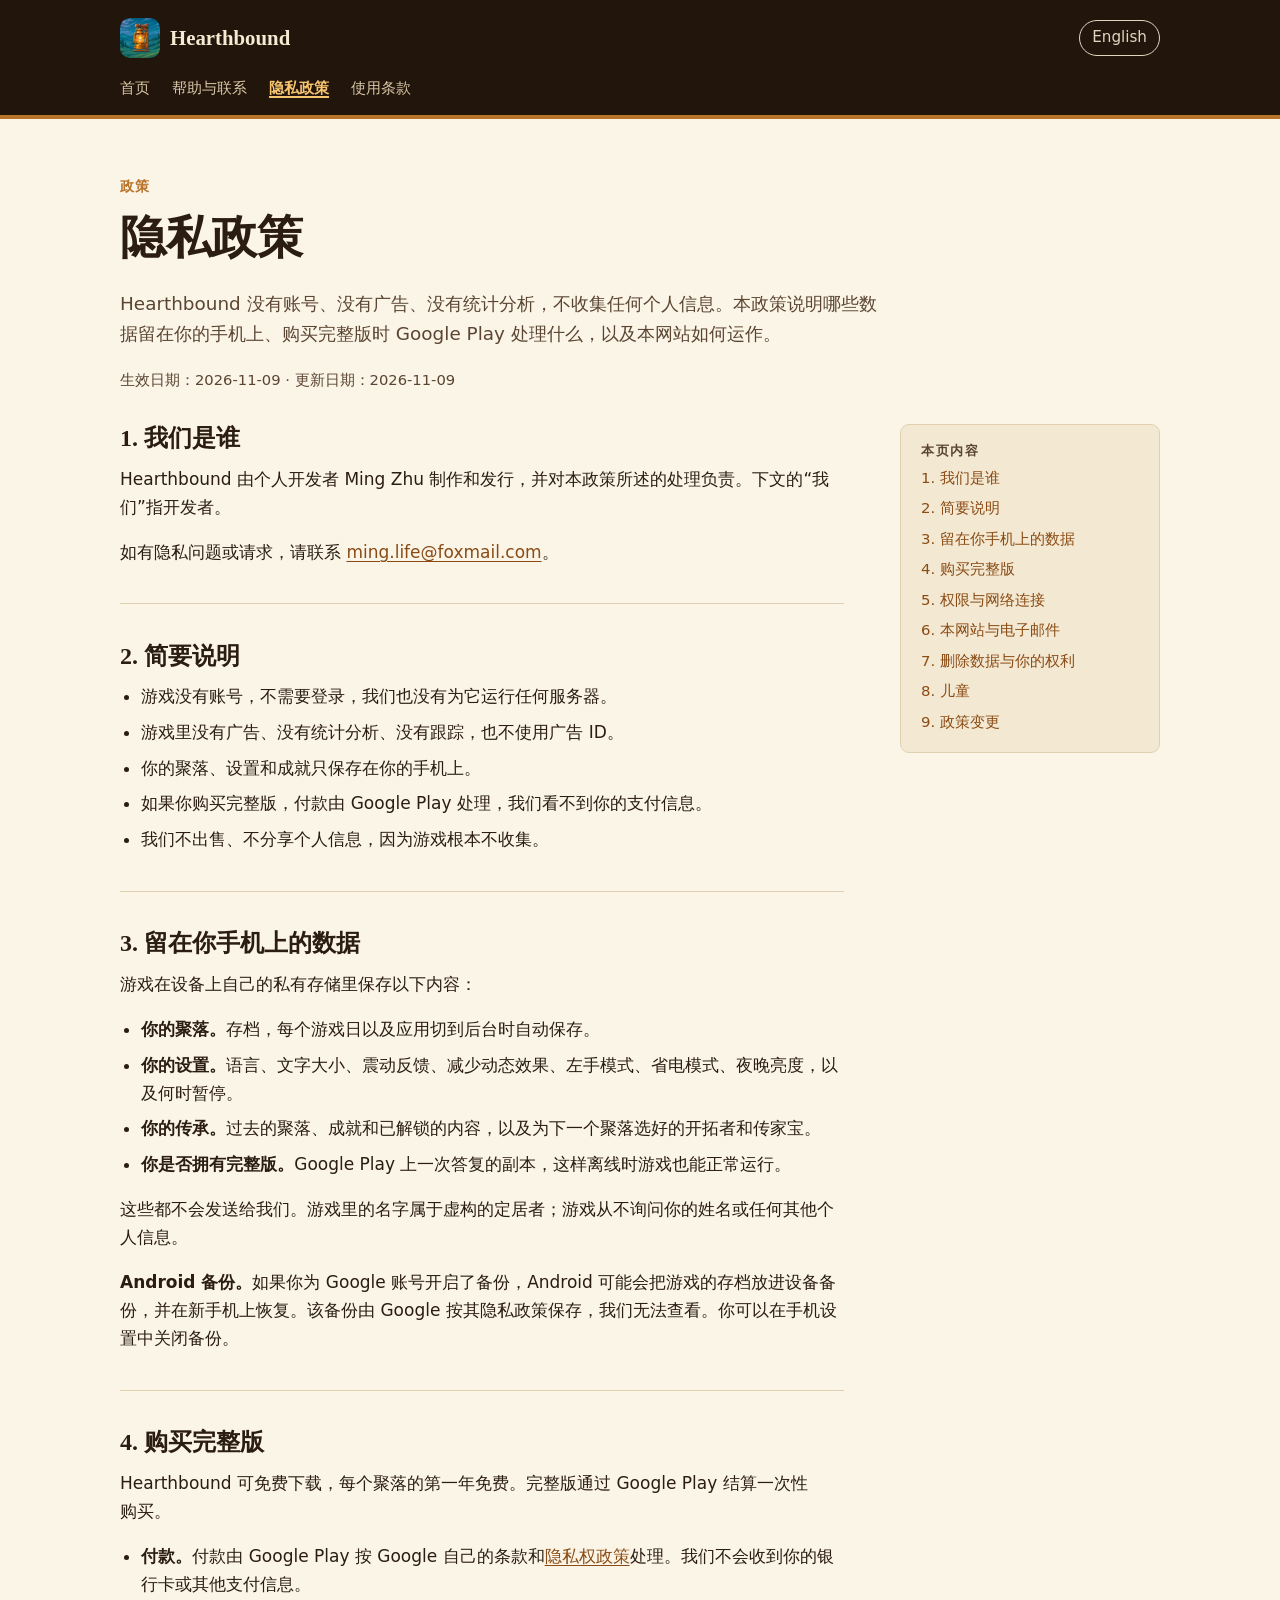
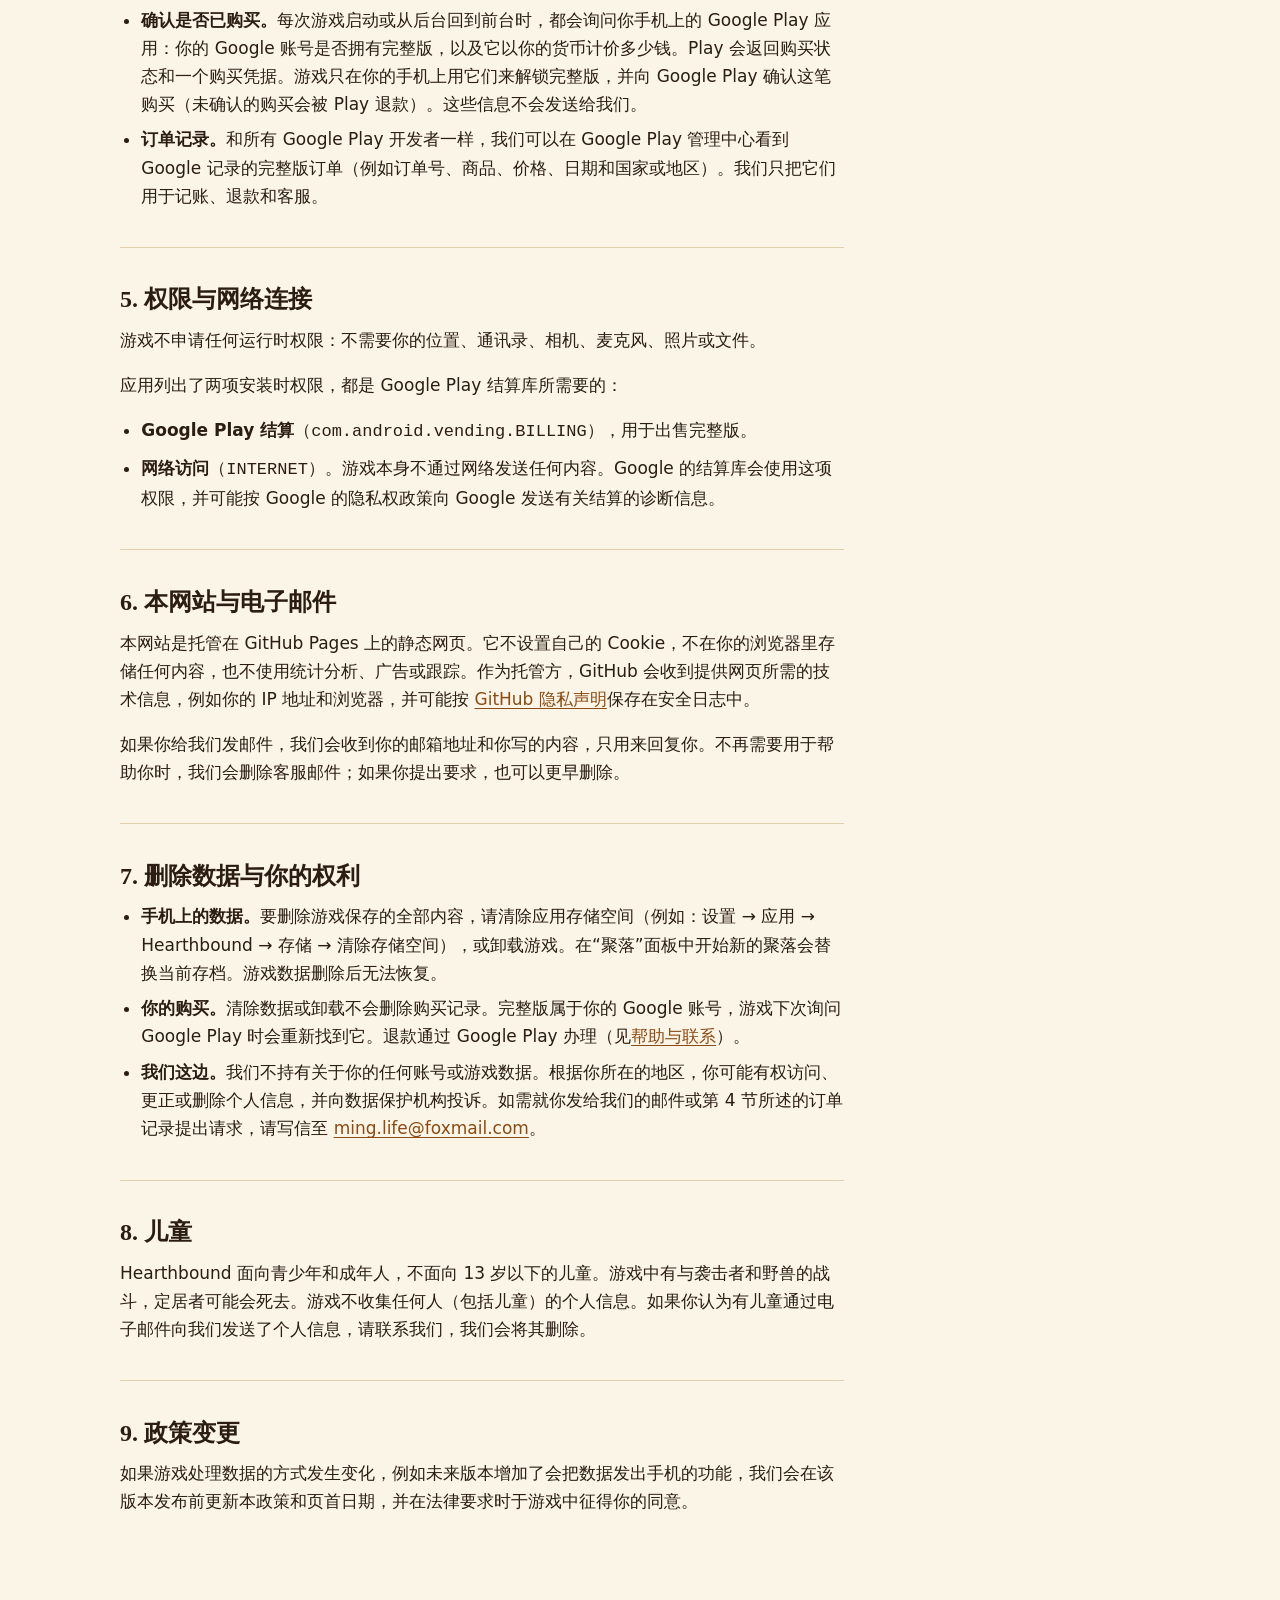
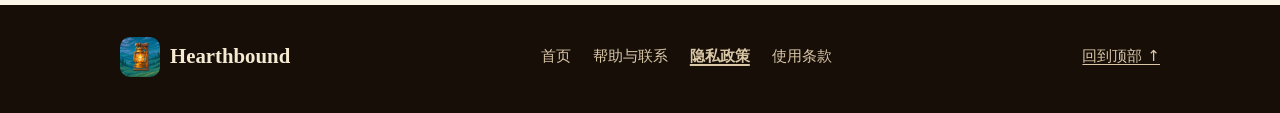
<file: zh/privacy/index.html>
<!DOCTYPE html>
<html lang="zh-CN">
<head>
  <meta charset="utf-8">
  <meta name="viewport" content="width=device-width, initial-scale=1">
  <title>隐私政策 | Hearthbound</title>
  <meta name="description" content="Hearthbound 游戏和本网站如何处理信息。游戏没有账号、没有广告、没有统计分析，不收集任何个人信息。">
  <link rel="canonical" href="https://minggamecn.github.io/hearthbound-site/zh/privacy/">
  <link rel="alternate" hreflang="en" href="https://minggamecn.github.io/hearthbound-site/privacy/">
  <link rel="alternate" hreflang="zh-CN" href="https://minggamecn.github.io/hearthbound-site/zh/privacy/">
  <meta name="theme-color" content="#22150c">
  <link rel="icon" href="../../assets/favicon-32.png" sizes="32x32" type="image/png">
  <link rel="apple-touch-icon" href="../../assets/apple-touch-icon.png">
  <link rel="stylesheet" href="../../styles.css">
</head>
<body class="document-page">
<a class="skip-link" href="#main-content">跳到正文</a>
<div class="page-top" id="top">
  <header class="site-header wrap">
    <a class="brand" href="../"><img src="../../assets/icon-96.png" width="40" height="40" alt="">Hearthbound</a>
    <nav class="header-links" aria-label="语言"><a class="language" lang="en" href="../../privacy/">English</a></nav>
  </header>
  <nav class="site-links page-nav wrap" aria-label="主导航"><a href="../">首页</a><a href="../support/">帮助与联系</a><a aria-current="page" href="../privacy/">隐私政策</a><a href="../terms/">使用条款</a></nav>
</div>
<main id="main-content" tabindex="-1" aria-labelledby="page-title" class="document-layout wrap">
  <div class="page-heading">
    <p class="eyebrow">政策</p>
    <h1 id="page-title">隐私政策</h1>
    <p class="intro">Hearthbound 没有账号、没有广告、没有统计分析，不收集任何个人信息。本政策说明哪些数据留在你的手机上、购买完整版时 Google Play 处理什么，以及本网站如何运作。</p>
    <p class="policy-date">生效日期：<time datetime="2026-11-09">2026-11-09</time> · 更新日期：<time datetime="2026-11-09">2026-11-09</time></p>
  </div>
  <nav class="contents" aria-label="本页内容">
    <h2>本页内容</h2>
    <ol>
      <li><a href="#operator">1. 我们是谁</a></li>
      <li><a href="#summary">2. 简要说明</a></li>
      <li><a href="#device">3. 留在你手机上的数据</a></li>
      <li><a href="#purchase">4. 购买完整版</a></li>
      <li><a href="#permissions">5. 权限与网络连接</a></li>
      <li><a href="#website">6. 本网站与电子邮件</a></li>
      <li><a href="#choices">7. 删除数据与你的权利</a></li>
      <li><a href="#children">8. 儿童</a></li>
      <li><a href="#changes">9. 政策变更</a></li>
    </ol>
  </nav>
  <div class="document-body">
    <section id="operator" aria-labelledby="operator-title">
      <h2 id="operator-title">1. 我们是谁</h2>
      <p>Hearthbound 由个人开发者 Ming Zhu 制作和发行，并对本政策所述的处理负责。下文的“我们”指开发者。</p>
      <p>如有隐私问题或请求，请联系 <a href="mailto:ming.life@foxmail.com">ming.life@foxmail.com</a>。</p>
    </section>

    <section id="summary" aria-labelledby="summary-title">
      <h2 id="summary-title">2. 简要说明</h2>
      <ul>
        <li>游戏没有账号，不需要登录，我们也没有为它运行任何服务器。</li>
        <li>游戏里没有广告、没有统计分析、没有跟踪，也不使用广告 ID。</li>
        <li>你的聚落、设置和成就只保存在你的手机上。</li>
        <li>如果你购买完整版，付款由 Google Play 处理，我们看不到你的支付信息。</li>
        <li>我们不出售、不分享个人信息，因为游戏根本不收集。</li>
      </ul>
    </section>

    <section id="device" aria-labelledby="device-title">
      <h2 id="device-title">3. 留在你手机上的数据</h2>
      <p>游戏在设备上自己的私有存储里保存以下内容：</p>
      <ul>
        <li><strong>你的聚落。</strong>存档，每个游戏日以及应用切到后台时自动保存。</li>
        <li><strong>你的设置。</strong>语言、文字大小、震动反馈、减少动态效果、左手模式、省电模式、夜晚亮度，以及何时暂停。</li>
        <li><strong>你的传承。</strong>过去的聚落、成就和已解锁的内容，以及为下一个聚落选好的开拓者和传家宝。</li>
        <li><strong>你是否拥有完整版。</strong>Google Play 上一次答复的副本，这样离线时游戏也能正常运行。</li>
      </ul>
      <p>这些都不会发送给我们。游戏里的名字属于虚构的定居者；游戏从不询问你的姓名或任何其他个人信息。</p>
      <p><strong>Android 备份。</strong>如果你为 Google 账号开启了备份，Android 可能会把游戏的存档放进设备备份，并在新手机上恢复。该备份由 Google 按其隐私政策保存，我们无法查看。你可以在手机设置中关闭备份。</p>
    </section>

    <section id="purchase" aria-labelledby="purchase-title">
      <h2 id="purchase-title">4. 购买完整版</h2>
      <p>Hearthbound 可免费下载，每个聚落的第一年免费。完整版通过 Google Play 结算一次性购买。</p>
      <ul>
        <li><strong>付款。</strong>付款由 Google Play 按 Google 自己的条款和<a href="https://policies.google.com/privacy?hl=zh-CN">隐私权政策</a>处理。我们不会收到你的银行卡或其他支付信息。</li>
        <li><strong>确认是否已购买。</strong>每次游戏启动或从后台回到前台时，都会询问你手机上的 Google Play 应用：你的 Google 账号是否拥有完整版，以及它以你的货币计价多少钱。Play 会返回购买状态和一个购买凭据。游戏只在你的手机上用它们来解锁完整版，并向 Google Play 确认这笔购买（未确认的购买会被 Play 退款）。这些信息不会发送给我们。</li>
        <li><strong>订单记录。</strong>和所有 Google Play 开发者一样，我们可以在 Google Play 管理中心看到 Google 记录的完整版订单（例如订单号、商品、价格、日期和国家或地区）。我们只把它们用于记账、退款和客服。</li>
      </ul>
    </section>

    <section id="permissions" aria-labelledby="permissions-title">
      <h2 id="permissions-title">5. 权限与网络连接</h2>
      <p>游戏不申请任何运行时权限：不需要你的位置、通讯录、相机、麦克风、照片或文件。</p>
      <p>应用列出了两项安装时权限，都是 Google Play 结算库所需要的：</p>
      <ul>
        <li><strong>Google Play 结算</strong>（<code>com.android.vending.BILLING</code>），用于出售完整版。</li>
        <li><strong>网络访问</strong>（<code>INTERNET</code>）。游戏本身不通过网络发送任何内容。Google 的结算库会使用这项权限，并可能按 Google 的隐私权政策向 Google 发送有关结算的诊断信息。</li>
      </ul>
    </section>

    <section id="website" aria-labelledby="website-title">
      <h2 id="website-title">6. 本网站与电子邮件</h2>
      <p>本网站是托管在 GitHub Pages 上的静态网页。它不设置自己的 Cookie，不在你的浏览器里存储任何内容，也不使用统计分析、广告或跟踪。作为托管方，GitHub 会收到提供网页所需的技术信息，例如你的 IP 地址和浏览器，并可能按 <a href="https://docs.github.com/site-policy/privacy-policies/github-general-privacy-statement">GitHub 隐私声明</a>保存在安全日志中。</p>
      <p>如果你给我们发邮件，我们会收到你的邮箱地址和你写的内容，只用来回复你。不再需要用于帮助你时，我们会删除客服邮件；如果你提出要求，也可以更早删除。</p>
    </section>

    <section id="choices" aria-labelledby="choices-title">
      <h2 id="choices-title">7. 删除数据与你的权利</h2>
      <ul>
        <li><strong>手机上的数据。</strong>要删除游戏保存的全部内容，请清除应用存储空间（例如：设置 → 应用 → Hearthbound → 存储 → 清除存储空间），或卸载游戏。在“聚落”面板中开始新的聚落会替换当前存档。游戏数据删除后无法恢复。</li>
        <li><strong>你的购买。</strong>清除数据或卸载不会删除购买记录。完整版属于你的 Google 账号，游戏下次询问 Google Play 时会重新找到它。退款通过 Google Play 办理（见<a href="../support/#refunds">帮助与联系</a>）。</li>
        <li><strong>我们这边。</strong>我们不持有关于你的任何账号或游戏数据。根据你所在的地区，你可能有权访问、更正或删除个人信息，并向数据保护机构投诉。如需就你发给我们的邮件或第 4 节所述的订单记录提出请求，请写信至 <a href="mailto:ming.life@foxmail.com">ming.life@foxmail.com</a>。</li>
      </ul>
    </section>

    <section id="children" aria-labelledby="children-title">
      <h2 id="children-title">8. 儿童</h2>
      <p>Hearthbound 面向青少年和成年人，不面向 13 岁以下的儿童。游戏中有与袭击者和野兽的战斗，定居者可能会死去。游戏不收集任何人（包括儿童）的个人信息。如果你认为有儿童通过电子邮件向我们发送了个人信息，请联系我们，我们会将其删除。</p>
    </section>

    <section id="changes" aria-labelledby="changes-title">
      <h2 id="changes-title">9. 政策变更</h2>
      <p>如果游戏处理数据的方式发生变化，例如未来版本增加了会把数据发出手机的功能，我们会在该版本发布前更新本政策和页首日期，并在法律要求时于游戏中征得你的同意。</p>
    </section>
  </div>
</main>
<footer class="page-footer">
  <div class="wrap">
    <a class="brand" href="../"><img src="../../assets/icon-96.png" width="40" height="40" alt="">Hearthbound</a>
    <nav class="site-links" aria-label="相关页面"><a href="../">首页</a><a href="../support/">帮助与联系</a><a aria-current="page" href="../privacy/">隐私政策</a><a href="../terms/">使用条款</a></nav>
    <a href="#top">回到顶部 ↑</a>
  </div>
</footer>
</body>
</html>
</file>
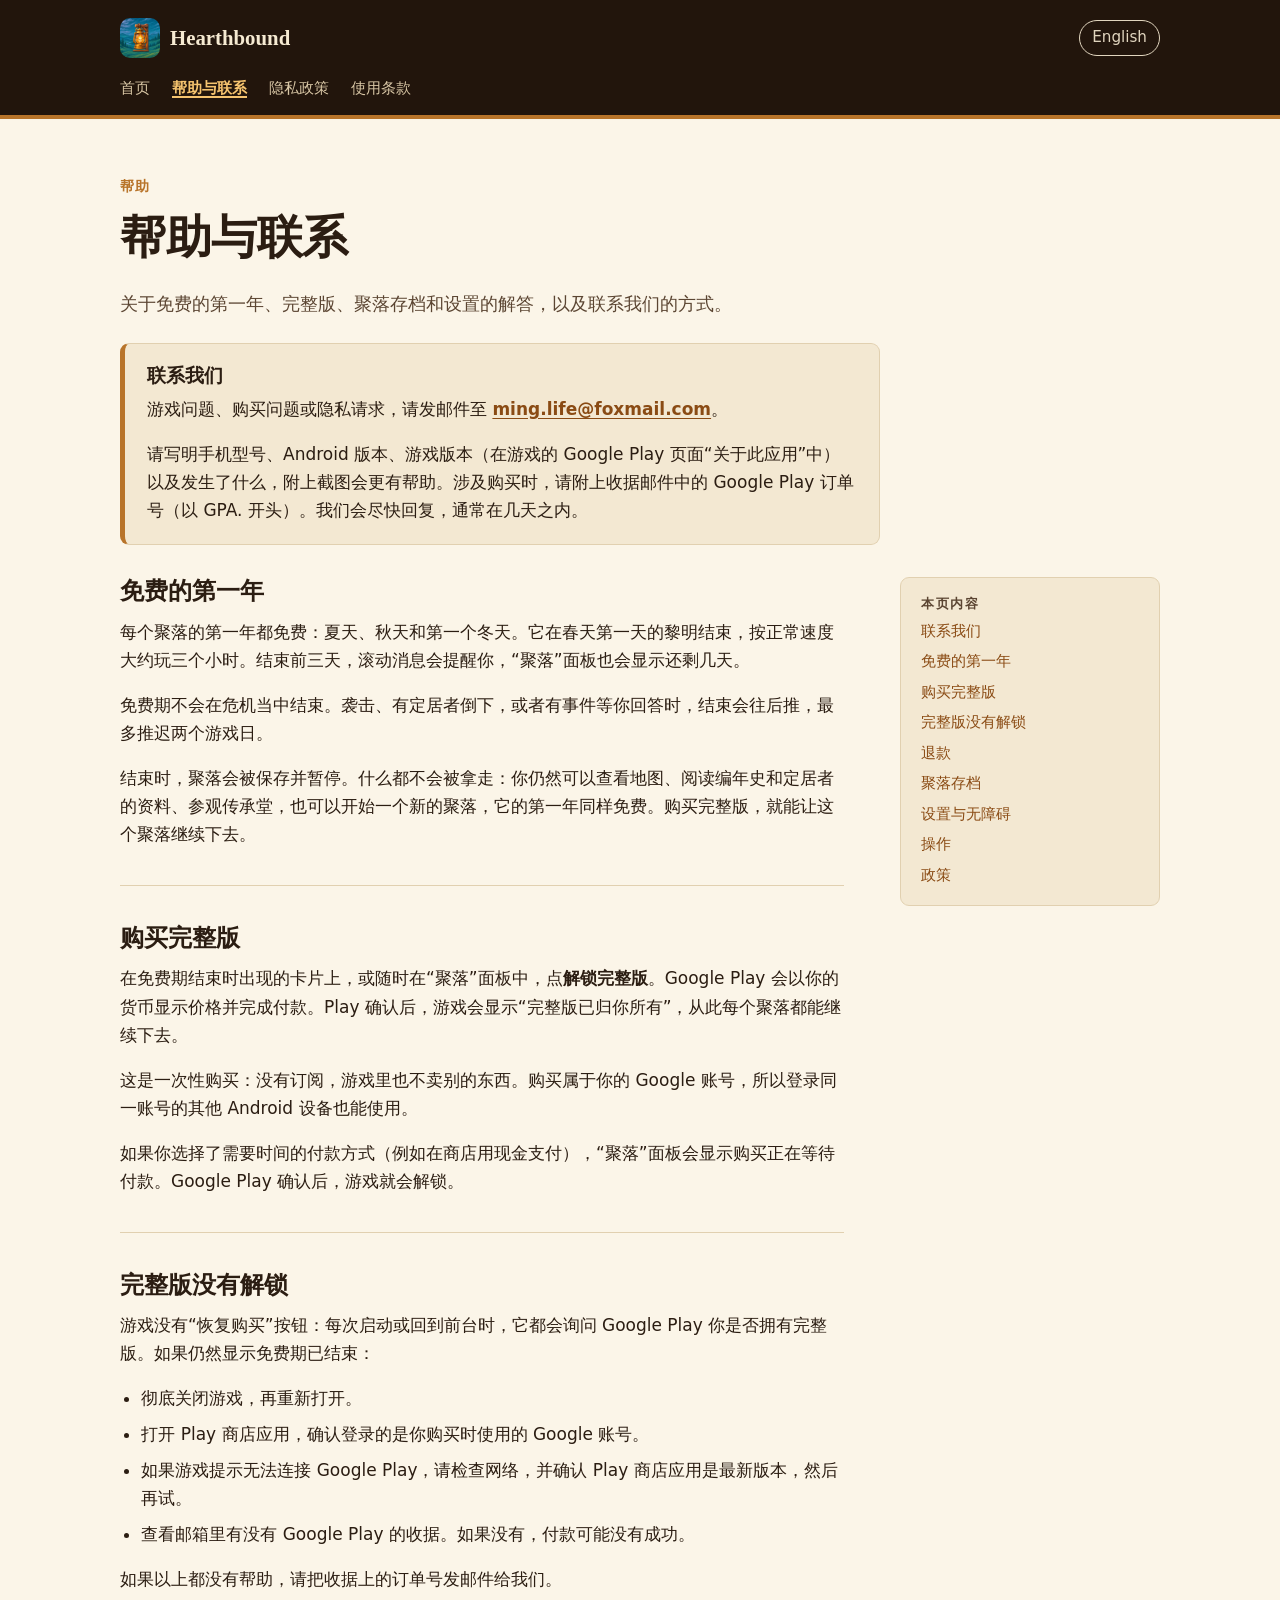
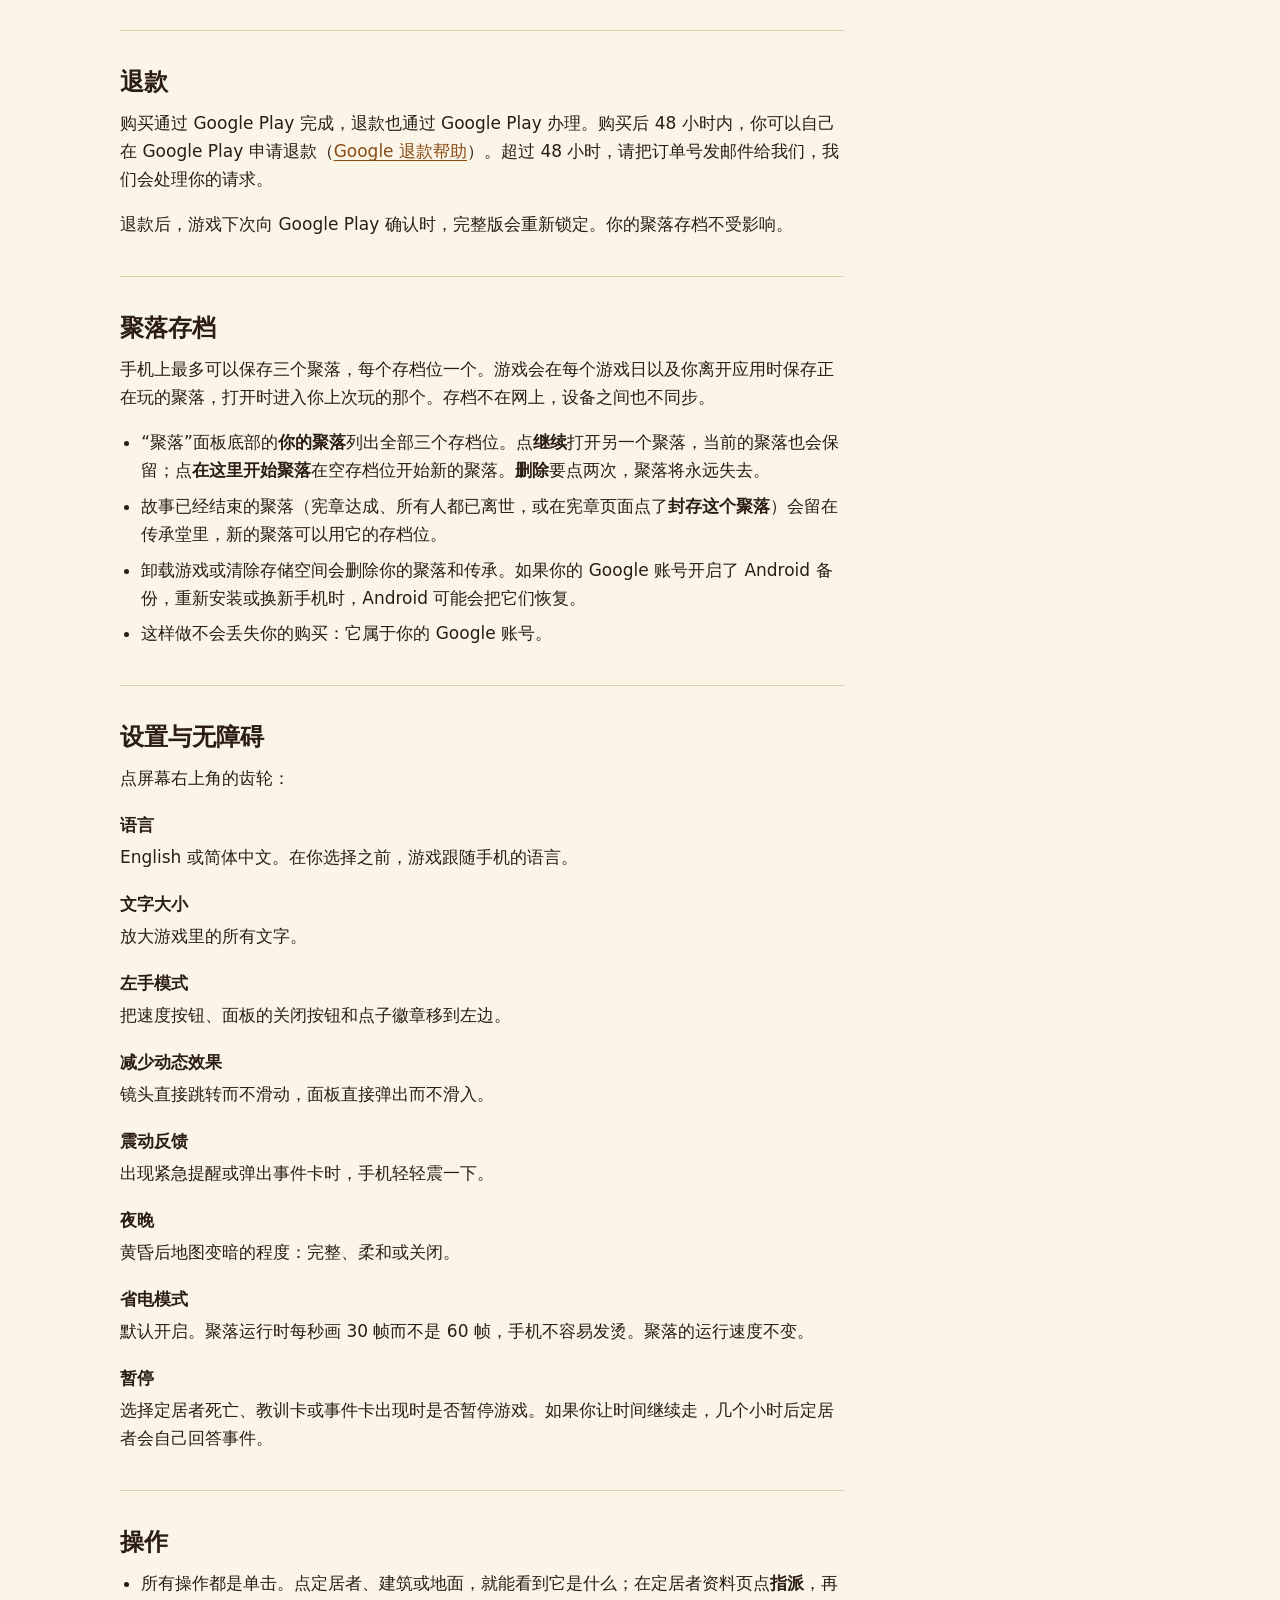
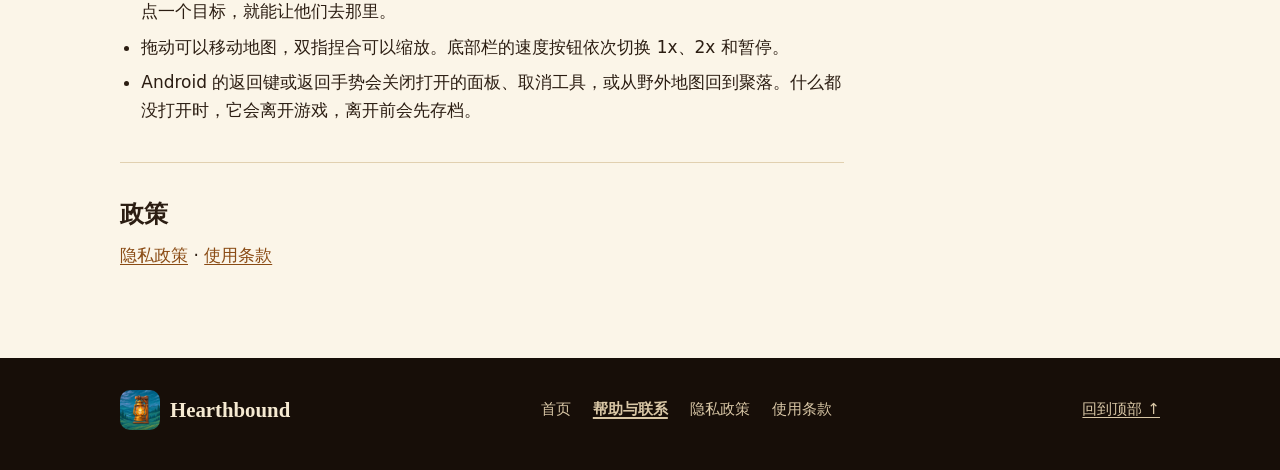
<file: zh/support/index.html>
<!DOCTYPE html>
<html lang="zh-CN">
<head>
  <meta charset="utf-8">
  <meta name="viewport" content="width=device-width, initial-scale=1">
  <title>帮助与联系 | Hearthbound</title>
  <meta name="description" content="Hearthbound 帮助：免费的第一年、购买和恢复完整版、退款、聚落存档、设置，以及如何反馈问题。">
  <link rel="canonical" href="https://minggamecn.github.io/hearthbound-site/zh/support/">
  <link rel="alternate" hreflang="en" href="https://minggamecn.github.io/hearthbound-site/support/">
  <link rel="alternate" hreflang="zh-CN" href="https://minggamecn.github.io/hearthbound-site/zh/support/">
  <meta name="theme-color" content="#22150c">
  <link rel="icon" href="../../assets/favicon-32.png" sizes="32x32" type="image/png">
  <link rel="apple-touch-icon" href="../../assets/apple-touch-icon.png">
  <link rel="stylesheet" href="../../styles.css">
</head>
<body class="document-page">
<a class="skip-link" href="#main-content">跳到正文</a>
<div class="page-top" id="top">
  <header class="site-header wrap">
    <a class="brand" href="../"><img src="../../assets/icon-96.png" width="40" height="40" alt="">Hearthbound</a>
    <nav class="header-links" aria-label="语言"><a class="language" lang="en" href="../../support/">English</a></nav>
  </header>
  <nav class="site-links page-nav wrap" aria-label="主导航"><a href="../">首页</a><a aria-current="page" href="../support/">帮助与联系</a><a href="../privacy/">隐私政策</a><a href="../terms/">使用条款</a></nav>
</div>
<main id="main-content" tabindex="-1" aria-labelledby="page-title" class="document-layout wrap">
  <div class="page-heading">
    <p class="eyebrow">帮助</p>
    <h1 id="page-title">帮助与联系</h1>
    <p class="intro">关于免费的第一年、完整版、聚落存档和设置的解答，以及联系我们的方式。</p>
    <section class="contact-panel" id="contact" aria-labelledby="contact-title">
      <h2 id="contact-title">联系我们</h2>
      <p>游戏问题、购买问题或隐私请求，请发邮件至 <a class="contact-email" href="mailto:ming.life@foxmail.com?subject=Hearthbound">ming.life@foxmail.com</a>。</p>
      <p>请写明手机型号、Android 版本、游戏版本（在游戏的 Google Play 页面“关于此应用”中）以及发生了什么，附上截图会更有帮助。涉及购买时，请附上收据邮件中的 Google Play 订单号（以 GPA. 开头）。我们会尽快回复，通常在几天之内。</p>
    </section>
  </div>
  <nav class="contents" aria-label="本页内容">
    <h2>本页内容</h2>
    <ol>
      <li><a href="#contact">联系我们</a></li>
      <li><a href="#free-year">免费的第一年</a></li>
      <li><a href="#full-game">购买完整版</a></li>
      <li><a href="#restore">完整版没有解锁</a></li>
      <li><a href="#refunds">退款</a></li>
      <li><a href="#saves">聚落存档</a></li>
      <li><a href="#settings">设置与无障碍</a></li>
      <li><a href="#controls">操作</a></li>
      <li><a href="#policies">政策</a></li>
    </ol>
  </nav>
  <div class="document-body">
    <section id="free-year" aria-labelledby="free-year-title">
      <h2 id="free-year-title">免费的第一年</h2>
      <p>每个聚落的第一年都免费：夏天、秋天和第一个冬天。它在春天第一天的黎明结束，按正常速度大约玩三个小时。结束前三天，滚动消息会提醒你，“聚落”面板也会显示还剩几天。</p>
      <p>免费期不会在危机当中结束。袭击、有定居者倒下，或者有事件等你回答时，结束会往后推，最多推迟两个游戏日。</p>
      <p>结束时，聚落会被保存并暂停。什么都不会被拿走：你仍然可以查看地图、阅读编年史和定居者的资料、参观传承堂，也可以开始一个新的聚落，它的第一年同样免费。购买完整版，就能让这个聚落继续下去。</p>
    </section>

    <section id="full-game" aria-labelledby="full-game-title">
      <h2 id="full-game-title">购买完整版</h2>
      <p>在免费期结束时出现的卡片上，或随时在“聚落”面板中，点<strong>解锁完整版</strong>。Google Play 会以你的货币显示价格并完成付款。Play 确认后，游戏会显示“完整版已归你所有”，从此每个聚落都能继续下去。</p>
      <p>这是一次性购买：没有订阅，游戏里也不卖别的东西。购买属于你的 Google 账号，所以登录同一账号的其他 Android 设备也能使用。</p>
      <p>如果你选择了需要时间的付款方式（例如在商店用现金支付），“聚落”面板会显示购买正在等待付款。Google Play 确认后，游戏就会解锁。</p>
    </section>

    <section id="restore" aria-labelledby="restore-title">
      <h2 id="restore-title">完整版没有解锁</h2>
      <p>游戏没有“恢复购买”按钮：每次启动或回到前台时，它都会询问 Google Play 你是否拥有完整版。如果仍然显示免费期已结束：</p>
      <ul>
        <li>彻底关闭游戏，再重新打开。</li>
        <li>打开 Play 商店应用，确认登录的是你购买时使用的 Google 账号。</li>
        <li>如果游戏提示无法连接 Google Play，请检查网络，并确认 Play 商店应用是最新版本，然后再试。</li>
        <li>查看邮箱里有没有 Google Play 的收据。如果没有，付款可能没有成功。</li>
      </ul>
      <p>如果以上都没有帮助，请把收据上的订单号发邮件给我们。</p>
    </section>

    <section id="refunds" aria-labelledby="refunds-title">
      <h2 id="refunds-title">退款</h2>
      <p>购买通过 Google Play 完成，退款也通过 Google Play 办理。购买后 48 小时内，你可以自己在 Google Play 申请退款（<a href="https://support.google.com/googleplay/answer/2479637?hl=zh-Hans">Google 退款帮助</a>）。超过 48 小时，请把订单号发邮件给我们，我们会处理你的请求。</p>
      <p>退款后，游戏下次向 Google Play 确认时，完整版会重新锁定。你的聚落存档不受影响。</p>
    </section>

    <section id="saves" aria-labelledby="saves-title">
      <h2 id="saves-title">聚落存档</h2>
      <p>手机上最多可以保存三个聚落，每个存档位一个。游戏会在每个游戏日以及你离开应用时保存正在玩的聚落，打开时进入你上次玩的那个。存档不在网上，设备之间也不同步。</p>
      <ul>
        <li>“聚落”面板底部的<strong>你的聚落</strong>列出全部三个存档位。点<strong>继续</strong>打开另一个聚落，当前的聚落也会保留；点<strong>在这里开始聚落</strong>在空存档位开始新的聚落。<strong>删除</strong>要点两次，聚落将永远失去。</li>
        <li>故事已经结束的聚落（宪章达成、所有人都已离世，或在宪章页面点了<strong>封存这个聚落</strong>）会留在传承堂里，新的聚落可以用它的存档位。</li>
        <li>卸载游戏或清除存储空间会删除你的聚落和传承。如果你的 Google 账号开启了 Android 备份，重新安装或换新手机时，Android 可能会把它们恢复。</li>
        <li>这样做不会丢失你的购买：它属于你的 Google 账号。</li>
      </ul>
    </section>

    <section id="settings" aria-labelledby="settings-title">
      <h2 id="settings-title">设置与无障碍</h2>
      <p>点屏幕右上角的齿轮：</p>
      <dl>
        <dt>语言</dt>
        <dd>English 或简体中文。在你选择之前，游戏跟随手机的语言。</dd>
        <dt>文字大小</dt>
        <dd>放大游戏里的所有文字。</dd>
        <dt>左手模式</dt>
        <dd>把速度按钮、面板的关闭按钮和点子徽章移到左边。</dd>
        <dt>减少动态效果</dt>
        <dd>镜头直接跳转而不滑动，面板直接弹出而不滑入。</dd>
        <dt>震动反馈</dt>
        <dd>出现紧急提醒或弹出事件卡时，手机轻轻震一下。</dd>
        <dt>夜晚</dt>
        <dd>黄昏后地图变暗的程度：完整、柔和或关闭。</dd>
        <dt>省电模式</dt>
        <dd>默认开启。聚落运行时每秒画 30 帧而不是 60 帧，手机不容易发烫。聚落的运行速度不变。</dd>
        <dt>暂停</dt>
        <dd>选择定居者死亡、教训卡或事件卡出现时是否暂停游戏。如果你让时间继续走，几个小时后定居者会自己回答事件。</dd>
      </dl>
    </section>

    <section id="controls" aria-labelledby="controls-title">
      <h2 id="controls-title">操作</h2>
      <ul>
        <li>所有操作都是单击。点定居者、建筑或地面，就能看到它是什么；在定居者资料页点<strong>指派</strong>，再点一个目标，就能让他们去那里。</li>
        <li>拖动可以移动地图，双指捏合可以缩放。底部栏的速度按钮依次切换 1x、2x 和暂停。</li>
        <li>Android 的返回键或返回手势会关闭打开的面板、取消工具，或从野外地图回到聚落。什么都没打开时，它会离开游戏，离开前会先存档。</li>
      </ul>
    </section>

    <section id="policies" aria-labelledby="policies-title">
      <h2 id="policies-title">政策</h2>
      <p><a href="../privacy/">隐私政策</a> · <a href="../terms/">使用条款</a></p>
    </section>
  </div>
</main>
<footer class="page-footer">
  <div class="wrap">
    <a class="brand" href="../"><img src="../../assets/icon-96.png" width="40" height="40" alt="">Hearthbound</a>
    <nav class="site-links" aria-label="相关页面"><a href="../">首页</a><a aria-current="page" href="../support/">帮助与联系</a><a href="../privacy/">隐私政策</a><a href="../terms/">使用条款</a></nav>
    <a href="#top">回到顶部 ↑</a>
  </div>
</footer>
</body>
</html>
</file>
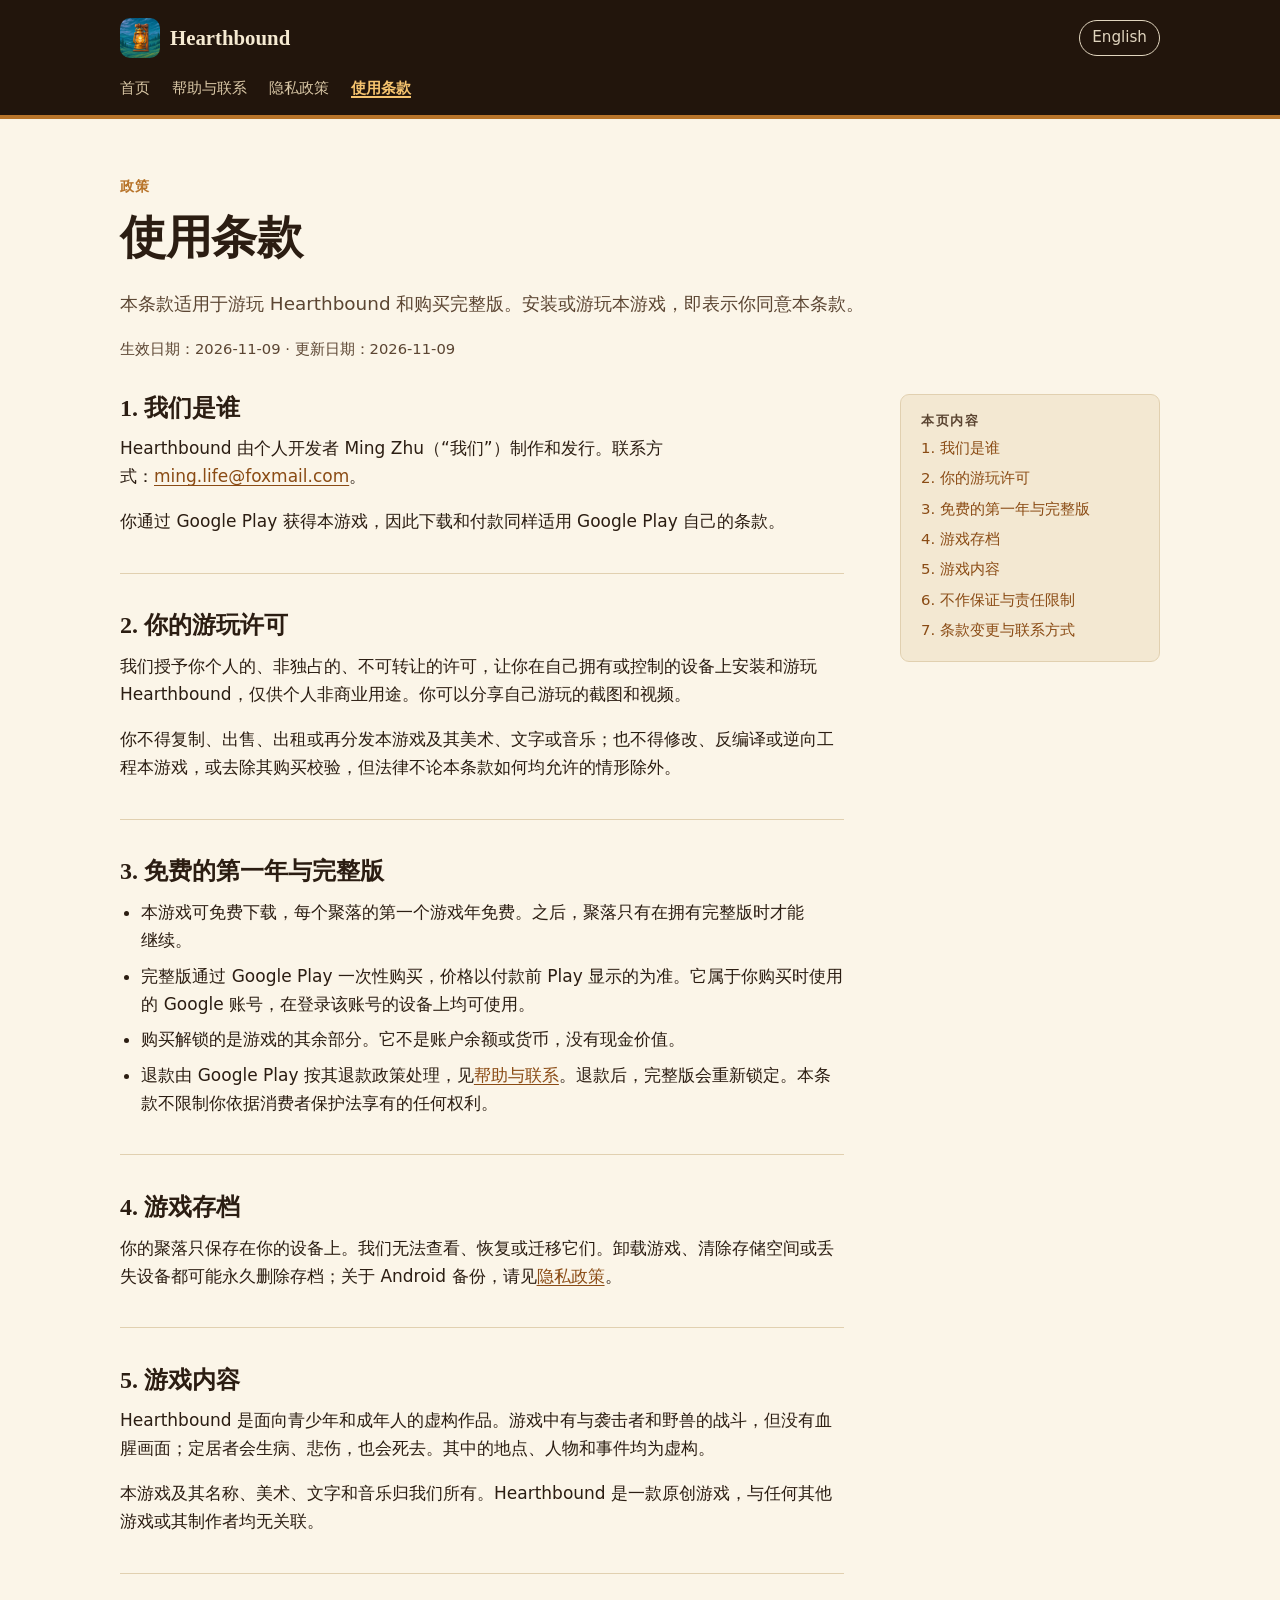
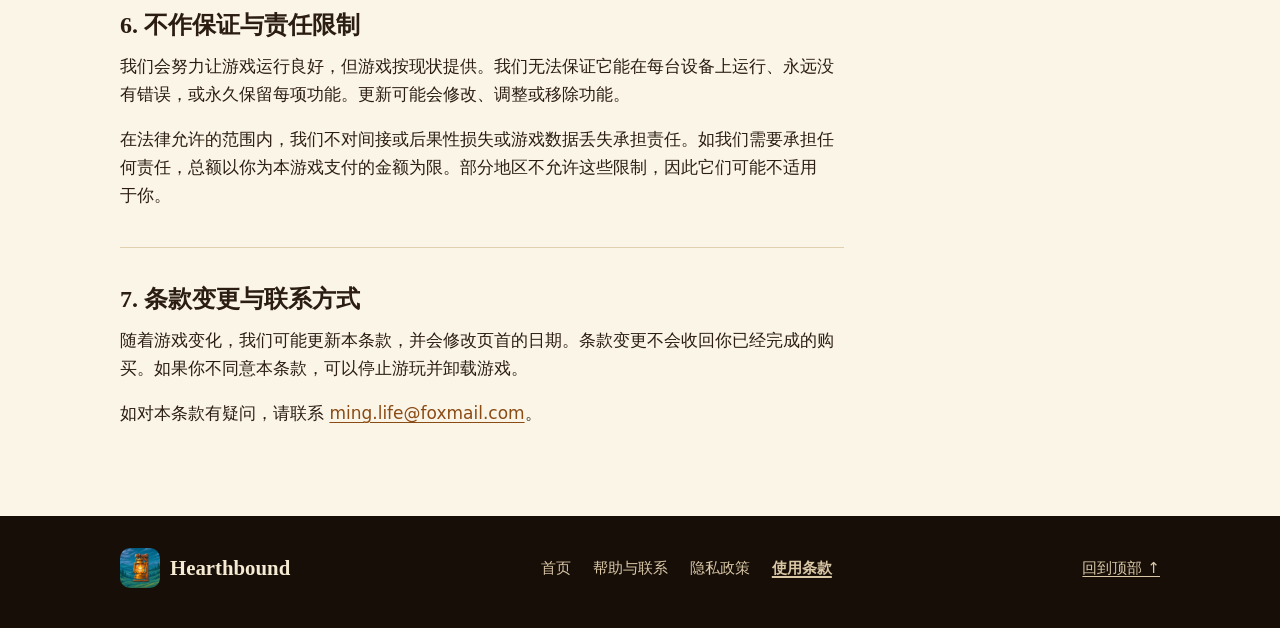
<file: zh/terms/index.html>
<!DOCTYPE html>
<html lang="zh-CN">
<head>
  <meta charset="utf-8">
  <meta name="viewport" content="width=device-width, initial-scale=1">
  <title>使用条款 | Hearthbound</title>
  <meta name="description" content="游玩 Hearthbound 和购买完整版的条款。">
  <link rel="canonical" href="https://minggamecn.github.io/hearthbound-site/zh/terms/">
  <link rel="alternate" hreflang="en" href="https://minggamecn.github.io/hearthbound-site/terms/">
  <link rel="alternate" hreflang="zh-CN" href="https://minggamecn.github.io/hearthbound-site/zh/terms/">
  <meta name="theme-color" content="#22150c">
  <link rel="icon" href="../../assets/favicon-32.png" sizes="32x32" type="image/png">
  <link rel="apple-touch-icon" href="../../assets/apple-touch-icon.png">
  <link rel="stylesheet" href="../../styles.css">
</head>
<body class="document-page">
<a class="skip-link" href="#main-content">跳到正文</a>
<div class="page-top" id="top">
  <header class="site-header wrap">
    <a class="brand" href="../"><img src="../../assets/icon-96.png" width="40" height="40" alt="">Hearthbound</a>
    <nav class="header-links" aria-label="语言"><a class="language" lang="en" href="../../terms/">English</a></nav>
  </header>
  <nav class="site-links page-nav wrap" aria-label="主导航"><a href="../">首页</a><a href="../support/">帮助与联系</a><a href="../privacy/">隐私政策</a><a aria-current="page" href="../terms/">使用条款</a></nav>
</div>
<main id="main-content" tabindex="-1" aria-labelledby="page-title" class="document-layout wrap">
  <div class="page-heading">
    <p class="eyebrow">政策</p>
    <h1 id="page-title">使用条款</h1>
    <p class="intro">本条款适用于游玩 Hearthbound 和购买完整版。安装或游玩本游戏，即表示你同意本条款。</p>
    <p class="policy-date">生效日期：<time datetime="2026-11-09">2026-11-09</time> · 更新日期：<time datetime="2026-11-09">2026-11-09</time></p>
  </div>
  <nav class="contents" aria-label="本页内容">
    <h2>本页内容</h2>
    <ol>
      <li><a href="#who">1. 我们是谁</a></li>
      <li><a href="#licence">2. 你的游玩许可</a></li>
      <li><a href="#payments">3. 免费的第一年与完整版</a></li>
      <li><a href="#saves">4. 游戏存档</a></li>
      <li><a href="#content">5. 游戏内容</a></li>
      <li><a href="#warranty">6. 不作保证与责任限制</a></li>
      <li><a href="#changes">7. 条款变更与联系方式</a></li>
    </ol>
  </nav>
  <div class="document-body">
    <section id="who" aria-labelledby="who-title">
      <h2 id="who-title">1. 我们是谁</h2>
      <p>Hearthbound 由个人开发者 Ming Zhu（“我们”）制作和发行。联系方式：<a href="mailto:ming.life@foxmail.com">ming.life@foxmail.com</a>。</p>
      <p>你通过 Google Play 获得本游戏，因此下载和付款同样适用 Google Play 自己的条款。</p>
    </section>

    <section id="licence" aria-labelledby="licence-title">
      <h2 id="licence-title">2. 你的游玩许可</h2>
      <p>我们授予你个人的、非独占的、不可转让的许可，让你在自己拥有或控制的设备上安装和游玩 Hearthbound，仅供个人非商业用途。你可以分享自己游玩的截图和视频。</p>
      <p>你不得复制、出售、出租或再分发本游戏及其美术、文字或音乐；也不得修改、反编译或逆向工程本游戏，或去除其购买校验，但法律不论本条款如何均允许的情形除外。</p>
    </section>

    <section id="payments" aria-labelledby="payments-title">
      <h2 id="payments-title">3. 免费的第一年与完整版</h2>
      <ul>
        <li>本游戏可免费下载，每个聚落的第一个游戏年免费。之后，聚落只有在拥有完整版时才能继续。</li>
        <li>完整版通过 Google Play 一次性购买，价格以付款前 Play 显示的为准。它属于你购买时使用的 Google 账号，在登录该账号的设备上均可使用。</li>
        <li>购买解锁的是游戏的其余部分。它不是账户余额或货币，没有现金价值。</li>
        <li>退款由 Google Play 按其退款政策处理，见<a href="../support/#refunds">帮助与联系</a>。退款后，完整版会重新锁定。本条款不限制你依据消费者保护法享有的任何权利。</li>
      </ul>
    </section>

    <section id="saves" aria-labelledby="saves-title">
      <h2 id="saves-title">4. 游戏存档</h2>
      <p>你的聚落只保存在你的设备上。我们无法查看、恢复或迁移它们。卸载游戏、清除存储空间或丢失设备都可能永久删除存档；关于 Android 备份，请见<a href="../privacy/#device">隐私政策</a>。</p>
    </section>

    <section id="content" aria-labelledby="content-title">
      <h2 id="content-title">5. 游戏内容</h2>
      <p>Hearthbound 是面向青少年和成年人的虚构作品。游戏中有与袭击者和野兽的战斗，但没有血腥画面；定居者会生病、悲伤，也会死去。其中的地点、人物和事件均为虚构。</p>
      <p>本游戏及其名称、美术、文字和音乐归我们所有。Hearthbound 是一款原创游戏，与任何其他游戏或其制作者均无关联。</p>
    </section>

    <section id="warranty" aria-labelledby="warranty-title">
      <h2 id="warranty-title">6. 不作保证与责任限制</h2>
      <p>我们会努力让游戏运行良好，但游戏按现状提供。我们无法保证它能在每台设备上运行、永远没有错误，或永久保留每项功能。更新可能会修改、调整或移除功能。</p>
      <p>在法律允许的范围内，我们不对间接或后果性损失或游戏数据丢失承担责任。如我们需要承担任何责任，总额以你为本游戏支付的金额为限。部分地区不允许这些限制，因此它们可能不适用于你。</p>
    </section>

    <section id="changes" aria-labelledby="changes-title">
      <h2 id="changes-title">7. 条款变更与联系方式</h2>
      <p>随着游戏变化，我们可能更新本条款，并会修改页首的日期。条款变更不会收回你已经完成的购买。如果你不同意本条款，可以停止游玩并卸载游戏。</p>
      <p>如对本条款有疑问，请联系 <a href="mailto:ming.life@foxmail.com">ming.life@foxmail.com</a>。</p>
    </section>
  </div>
</main>
<footer class="page-footer">
  <div class="wrap">
    <a class="brand" href="../"><img src="../../assets/icon-96.png" width="40" height="40" alt="">Hearthbound</a>
    <nav class="site-links" aria-label="相关页面"><a href="../">首页</a><a href="../support/">帮助与联系</a><a href="../privacy/">隐私政策</a><a aria-current="page" href="../terms/">使用条款</a></nav>
    <a href="#top">回到顶部 ↑</a>
  </div>
</footer>
</body>
</html>
</file>
<file: styles.css>
/* Hearthbound website. One stylesheet for every page: the homepage in the game's dark wood, and the
   document pages (support, privacy, terms) on parchment, with a dark variant. */

:root {
  --wood-950: #170e08;
  --wood-900: #22150c;
  --wood-850: #2b1a0f;
  --wood-800: #352114;
  --wood-700: #4a2e1b;
  --wood-600: #6a4226;
  --amber: #e9a64a;
  --amber-bright: #f6c46f;
  --amber-deep: #b8742a;
  --cream: #f6ead2;
  --cream-dim: #d9c7a6;
  --cream-faint: #b09a78;
  --leaf: #7fae55;
  --river: #4f9aa6;

  --paper: #fbf5e8;
  --paper-2: #f3e8d2;
  --paper-line: #e1d0b0;
  --ink: #2b1d12;
  --ink-soft: #5b4532;
  --link: #8a4b14;
  --link-hover: #5e300a;

  --serif: "Iowan Old Style", "Palatino Linotype", Palatino, "Book Antiqua", Georgia, "Songti SC", "Noto Serif CJK SC", "Source Han Serif SC", SimSun, serif;
  --sans: system-ui, -apple-system, "Segoe UI", Roboto, "Helvetica Neue", Arial, "PingFang SC", "Hiragino Sans GB", "Microsoft YaHei", "Noto Sans CJK SC", sans-serif;

  --radius: 14px;
  --radius-sm: 9px;
  --shadow: 0 18px 40px rgba(0, 0, 0, 0.35);
  --gutter: clamp(16px, 4vw, 40px);
  --max: 1120px;
}

*,
*::before,
*::after { box-sizing: border-box; }

html { -webkit-text-size-adjust: 100%; text-size-adjust: 100%; scroll-behavior: smooth; }
@media (prefers-reduced-motion: reduce) { html { scroll-behavior: auto; } }

body {
  margin: 0;
  font-family: var(--sans);
  font-size: 1.0625rem;
  line-height: 1.65;
  overflow-wrap: break-word;
}

img { max-width: 100%; height: auto; display: block; }

h1, h2, h3 { font-family: var(--serif); line-height: 1.2; margin: 0 0 0.5em; font-weight: 700; text-wrap: balance; }
p, li, dd { text-wrap: pretty; }
h1 { font-size: clamp(2.1rem, 5.2vw, 3.5rem); letter-spacing: -0.01em; }
h2 { font-size: clamp(1.6rem, 3.4vw, 2.35rem); }
h3 { font-size: 1.25rem; }
p { margin: 0 0 1em; }

a { color: inherit; text-underline-offset: 0.18em; }

:focus-visible { outline: 3px solid var(--amber-bright); outline-offset: 3px; border-radius: 4px; }

.skip-link {
  position: absolute;
  left: 12px;
  top: -100px;
  z-index: 10;
  padding: 10px 16px;
  background: var(--amber);
  color: var(--wood-950);
  font-weight: 700;
  border-radius: var(--radius-sm);
  text-decoration: none;
}
.skip-link:focus { top: 12px; }

.eyebrow {
  font-family: var(--sans);
  font-size: 0.8rem;
  font-weight: 700;
  letter-spacing: 0.14em;
  text-transform: uppercase;
  margin: 0 0 0.75em;
}
:lang(zh-CN) .eyebrow { letter-spacing: 0.08em; font-size: 0.9rem; }

.wrap { width: 100%; max-width: var(--max); margin: 0 auto; padding: 0 var(--gutter); }

/* ------------------------------------------------------------------ header, shared */

.site-header {
  display: flex;
  align-items: center;
  justify-content: space-between;
  gap: 16px;
  padding-top: 18px;
  padding-bottom: 18px;
}

.brand {
  display: inline-flex;
  align-items: center;
  gap: 10px;
  font-family: var(--serif);
  font-weight: 700;
  font-size: 1.3rem;
  text-decoration: none;
  white-space: nowrap;
}
.brand img { width: 40px; height: 40px; border-radius: 10px; }

.header-links { display: flex; align-items: center; gap: 6px 18px; flex-wrap: wrap; justify-content: flex-end; font-size: 0.95rem; }
.header-links a { text-decoration: none; padding: 6px 2px; }
.header-links a:hover { text-decoration: underline; }
.header-links .language {
  border: 1px solid currentColor;
  border-radius: 999px;
  padding: 4px 12px;
  opacity: 0.9;
}
.header-links .language:hover { text-decoration: none; opacity: 1; }

/* ------------------------------------------------------------------ homepage */

.home-page {
  background: var(--wood-900);
  color: var(--cream);
}
.home-page a:hover { color: var(--amber-bright); }
.home-page .eyebrow { color: var(--amber); }

.home-page .site-header { position: relative; z-index: 2; }

.hero { padding-bottom: clamp(40px, 7vw, 80px); }
.hero-art {
  margin: 0 auto;
  max-width: 1100px;
  border-radius: var(--radius);
  overflow: hidden;
  box-shadow: var(--shadow);
  border: 1px solid rgba(246, 196, 111, 0.25);
  background: var(--wood-800);
  aspect-ratio: 1024 / 500;
}
.hero-art img { width: 100%; height: 100%; object-fit: cover; }

.hero-copy {
  max-width: 780px;
  margin: clamp(28px, 5vw, 52px) auto 0;
  text-align: center;
}
.hero-copy h1 { color: var(--cream); }
.hero-copy .intro { font-size: clamp(1.1rem, 2.2vw, 1.3rem); color: var(--cream-dim); max-width: 640px; margin-left: auto; margin-right: auto; }

.cta-row { display: flex; flex-wrap: wrap; gap: 12px 16px; justify-content: center; align-items: center; margin-top: 28px; }

.store-badge {
  display: inline-flex;
  align-items: center;
  gap: 12px;
  padding: 10px 20px 10px 14px;
  border-radius: 12px;
  background: #000;
  color: #fff;
  border: 1px solid #5c5c5c;
  text-decoration: none;
  line-height: 1.15;
  text-align: left;
}
.store-badge svg { width: 28px; height: 30px; flex: none; }
.store-badge small { display: block; font-size: 0.72rem; letter-spacing: 0.04em; text-transform: uppercase; opacity: 0.85; }
.store-badge strong { display: block; font-size: 1.15rem; font-weight: 600; }
.store-badge[aria-disabled="true"] { cursor: default; }
.home-page a.store-badge:hover { color: #fff; border-color: #9a9a9a; }

.button {
  display: inline-block;
  padding: 12px 22px;
  border-radius: 999px;
  background: linear-gradient(#f0b45a, #d48d36);
  color: var(--wood-950);
  font-weight: 700;
  text-decoration: none;
  box-shadow: inset 0 -2px 0 rgba(0, 0, 0, 0.2), 0 4px 12px rgba(0, 0, 0, 0.25);
}
.home-page a.button:hover { color: var(--wood-950); filter: brightness(1.06); }
.quiet-link { color: var(--cream-dim); font-weight: 600; }

.hero-note { margin-top: 18px; font-size: 0.95rem; color: var(--cream-faint); }

.section { padding: clamp(56px, 9vw, 104px) 0; }
.section-alt { background: var(--wood-850); border-top: 1px solid rgba(246, 196, 111, 0.12); border-bottom: 1px solid rgba(246, 196, 111, 0.12); }
.section-head { max-width: 720px; margin-bottom: clamp(32px, 5vw, 56px); }
.section-head.center { margin-left: auto; margin-right: auto; text-align: center; }
.section-head p { color: var(--cream-dim); font-size: 1.1rem; }

/* Feature rows: phone screenshot beside text, alternating sides on wide screens. */
.feature {
  display: grid;
  grid-template-columns: minmax(0, 1fr) minmax(0, 1fr);
  gap: clamp(28px, 6vw, 80px);
  align-items: center;
}
.feature + .feature { margin-top: clamp(64px, 10vw, 120px); }
.feature.flip .feature-media { order: 2; }
.feature-text h3 { font-size: clamp(1.5rem, 3vw, 2rem); color: var(--cream); }
.feature-text p { color: var(--cream-dim); }
.feature-text .eyebrow { margin-bottom: 0.6em; }
.feature-text ul { margin: 0; padding-left: 1.2em; color: var(--cream-dim); }
.feature-text li + li { margin-top: 0.35em; }

.feature-media { display: flex; justify-content: center; gap: clamp(12px, 3vw, 24px); }

.phone {
  margin: 0;
  width: min(300px, 100%);
  padding: 10px;
  border-radius: 34px;
  background: linear-gradient(160deg, #3d2a1c, #120b06);
  box-shadow: var(--shadow), inset 0 0 0 1px rgba(255, 255, 255, 0.07);
}
.phone img { border-radius: 25px; width: 100%; aspect-ratio: 600 / 1298; object-fit: cover; background: var(--wood-800); }
.phone figcaption { text-align: center; font-size: 0.85rem; color: var(--cream-faint); padding-top: 8px; }
.feature-media.pair .phone { width: min(240px, 48%); }

/* Settlers */
.settler-grid {
  list-style: none;
  margin: 0;
  padding: 0;
  display: grid;
  grid-template-columns: repeat(4, minmax(0, 1fr));
  gap: clamp(16px, 3vw, 28px);
}
.settler { text-align: center; }
.settler img {
  width: 112px;
  height: 112px;
  margin: 0 auto 12px;
  border-radius: 50%;
  border: 3px solid var(--leaf);
  box-shadow: 0 0 0 3px var(--wood-950), 0 8px 18px rgba(0, 0, 0, 0.35);
  background: var(--wood-700);
}
.settler h3 { font-size: 1.15rem; margin-bottom: 0.15em; color: var(--amber-bright); }
.settler p { font-size: 0.93rem; color: var(--cream-dim); margin: 0; line-height: 1.45; }
.settlers-note { text-align: center; margin-top: clamp(28px, 4vw, 40px); color: var(--cream-faint); }

/* Valleys and events: banner cards. */
.card-grid { display: grid; grid-template-columns: repeat(2, minmax(0, 1fr)); gap: clamp(18px, 3vw, 28px); }
.card {
  margin: 0;
  border-radius: var(--radius);
  overflow: hidden;
  background: var(--wood-800);
  border: 1px solid rgba(246, 196, 111, 0.18);
  box-shadow: 0 10px 24px rgba(0, 0, 0, 0.25);
}
.card img { width: 100%; aspect-ratio: 834 / 330; object-fit: cover; }
.card-body { padding: 18px 20px 20px; }
.card-body h3 { color: var(--amber-bright); margin-bottom: 0.3em; }
.card-body p { color: var(--cream-dim); margin: 0; font-size: 0.98rem; }

.event-grid { display: grid; grid-template-columns: repeat(3, minmax(0, 1fr)); gap: clamp(14px, 2.4vw, 22px); }
.event-grid .card-body { padding: 12px 16px 14px; }
.event-grid .card-body h3 { font-size: 1.05rem; margin: 0; }

/* Price panel */
.price-panel {
  display: grid;
  grid-template-columns: repeat(3, minmax(0, 1fr));
  gap: clamp(16px, 3vw, 28px);
}
.price-item {
  padding: 26px 24px;
  border-radius: var(--radius);
  background: linear-gradient(180deg, var(--wood-700), var(--wood-800));
  border: 1px solid rgba(246, 196, 111, 0.25);
}
.price-item h3 { color: var(--amber-bright); }
.price-item p { color: var(--cream-dim); margin: 0; }

.facts {
  list-style: none;
  margin: clamp(36px, 5vw, 56px) 0 0;
  padding: 0;
  display: flex;
  flex-wrap: wrap;
  justify-content: center;
  gap: 10px 12px;
}
.facts li {
  padding: 7px 14px;
  border-radius: 999px;
  background: rgba(246, 196, 111, 0.1);
  border: 1px solid rgba(246, 196, 111, 0.25);
  color: var(--cream-dim);
  font-size: 0.92rem;
}

.home-footer {
  padding: 40px 0 48px;
  background: var(--wood-950);
  color: var(--cream-faint);
  font-size: 0.95rem;
}
.home-footer .wrap { display: flex; flex-wrap: wrap; gap: 20px 40px; justify-content: space-between; align-items: flex-start; }
.home-footer .brand { color: var(--cream); }
.home-footer p { margin: 8px 0 0; }

.site-links { display: flex; flex-wrap: wrap; gap: 6px 22px; }
.site-links a { text-decoration: none; }
.site-links a:hover { text-decoration: underline; }
.site-links a[aria-current="page"] { font-weight: 700; text-decoration: underline; text-decoration-thickness: 2px; }

/* ------------------------------------------------------------------ document pages */

.document-page {
  background: var(--paper);
  color: var(--ink);
}
.document-page a { color: var(--link); }
.document-page a:hover { color: var(--link-hover); }
.document-page a.button,
.document-page a.button:hover { color: var(--wood-950); }
.document-page .brand { color: var(--ink); }
.document-page .eyebrow { color: var(--amber-deep); }
.document-page .header-links a { color: var(--ink); }

.page-top {
  background: var(--wood-900);
  color: var(--cream);
  border-bottom: 4px solid var(--amber-deep);
}
.page-top .brand,
.page-top .header-links a { color: var(--cream); }
.page-top .header-links a:hover { color: var(--amber-bright); }

.page-nav {
  padding-bottom: 14px;
  font-size: 0.95rem;
}
.page-top .page-nav a { color: var(--cream-dim); }
.page-top .page-nav a[aria-current="page"] { color: var(--amber-bright); }

.document-layout {
  display: grid;
  grid-template-columns: minmax(0, 1fr) 260px;
  grid-template-areas: "heading heading" "body contents";
  gap: 0 56px;
  padding-top: clamp(32px, 5vw, 56px);
  padding-bottom: clamp(48px, 6vw, 72px);
}
.page-heading { grid-area: heading; max-width: 760px; margin-bottom: 32px; }
.page-heading h1 { font-size: clamp(2rem, 4.4vw, 2.9rem); }
.page-heading .intro { font-size: 1.15rem; color: var(--ink-soft); }
.policy-date { font-size: 0.92rem; color: var(--ink-soft); margin: 0; }

.contents {
  grid-area: contents;
  align-self: start;
  position: sticky;
  top: 24px;
  padding: 18px 20px;
  border-radius: var(--radius-sm);
  background: var(--paper-2);
  border: 1px solid var(--paper-line);
  font-size: 0.93rem;
}
.contents h2 { font-family: var(--sans); font-size: 0.8rem; letter-spacing: 0.12em; text-transform: uppercase; color: var(--ink-soft); margin-bottom: 0.6em; }
.contents ol { list-style: none; margin: 0; padding: 0; }
.contents li + li { margin-top: 0.4em; }
.contents a { text-decoration: none; }
.contents a:hover { text-decoration: underline; }

.document-body { grid-area: body; max-width: 760px; }
.document-body section { scroll-margin-top: 20px; }
.document-body section + section { margin-top: 2.2em; padding-top: 2.2em; border-top: 1px solid var(--paper-line); }
.document-body h2 { font-size: 1.5rem; }
.document-body h3 { font-size: 1.12rem; margin-top: 1.4em; }
.document-body ul { padding-left: 1.25em; margin: 0 0 1em; }
.document-body li + li { margin-top: 0.45em; }
.document-body dl { margin: 0; }
.document-body dt { font-weight: 700; margin-top: 1.1em; }
.document-body dd { margin: 0.25em 0 0; }

.contact-panel {
  margin-top: 24px;
  padding: 20px 22px;
  border-radius: var(--radius-sm);
  background: var(--paper-2);
  border: 1px solid var(--paper-line);
  border-left: 5px solid var(--amber-deep);
}
.contact-panel h2 { font-size: 1.2rem; margin-bottom: 0.4em; }
.contact-panel p:last-child { margin-bottom: 0; }
.contact-email { font-weight: 700; word-break: break-all; }

.page-footer {
  background: var(--wood-950);
  color: var(--cream-faint);
  padding: 32px 0 40px;
  font-size: 0.95rem;
}
.page-footer .wrap { display: flex; flex-wrap: wrap; gap: 16px 32px; align-items: center; justify-content: space-between; }
.document-page .page-footer a { color: var(--cream-dim); }
.document-page .page-footer a:hover { color: var(--amber-bright); }
.document-page .page-footer .brand { color: var(--cream); }

.not-found .document-body section + section { border-top: 1px solid var(--paper-line); }

/* Dark variant of the document pages. */
@media (prefers-color-scheme: dark) {
  .document-page {
    --paper: #1d130b;
    --paper-2: #2a1b10;
    --paper-line: #4a3220;
    --ink: #f1e4cb;
    --ink-soft: #c9b593;
    --link: #f2b55e;
    --link-hover: #ffd28d;
  }
  .document-page .eyebrow { color: var(--amber); }
  .page-top { background: var(--wood-950); }
}

/* ------------------------------------------------------------------ narrow screens */

@media (max-width: 900px) {
  .document-layout { grid-template-columns: minmax(0, 1fr); grid-template-areas: "heading" "contents" "body"; }
  .contents { position: static; margin-bottom: 36px; }
  .event-grid { grid-template-columns: repeat(2, minmax(0, 1fr)); }
  .price-panel { grid-template-columns: minmax(0, 1fr); }
}

@media (max-width: 760px) {
  .feature { grid-template-columns: minmax(0, 1fr); }
  .feature.flip .feature-media { order: 0; }
  .feature-media { order: 0; }
  .feature-text { order: 1; }
  .settler-grid { grid-template-columns: repeat(2, minmax(0, 1fr)); }
  .card-grid { grid-template-columns: minmax(0, 1fr); }
  .phone { width: min(280px, 82%); }
}

@media (max-width: 560px) {
  body { font-size: 1rem; }
  .site-header { flex-wrap: wrap; }
  .brand img { width: 34px; height: 34px; }
  .header-links { font-size: 0.9rem; gap: 4px 14px; }
  .event-grid { grid-template-columns: minmax(0, 1fr); }
  .settler img { width: 92px; height: 92px; }
  .home-footer .wrap, .page-footer .wrap { flex-direction: column; align-items: flex-start; }
}
</file>
